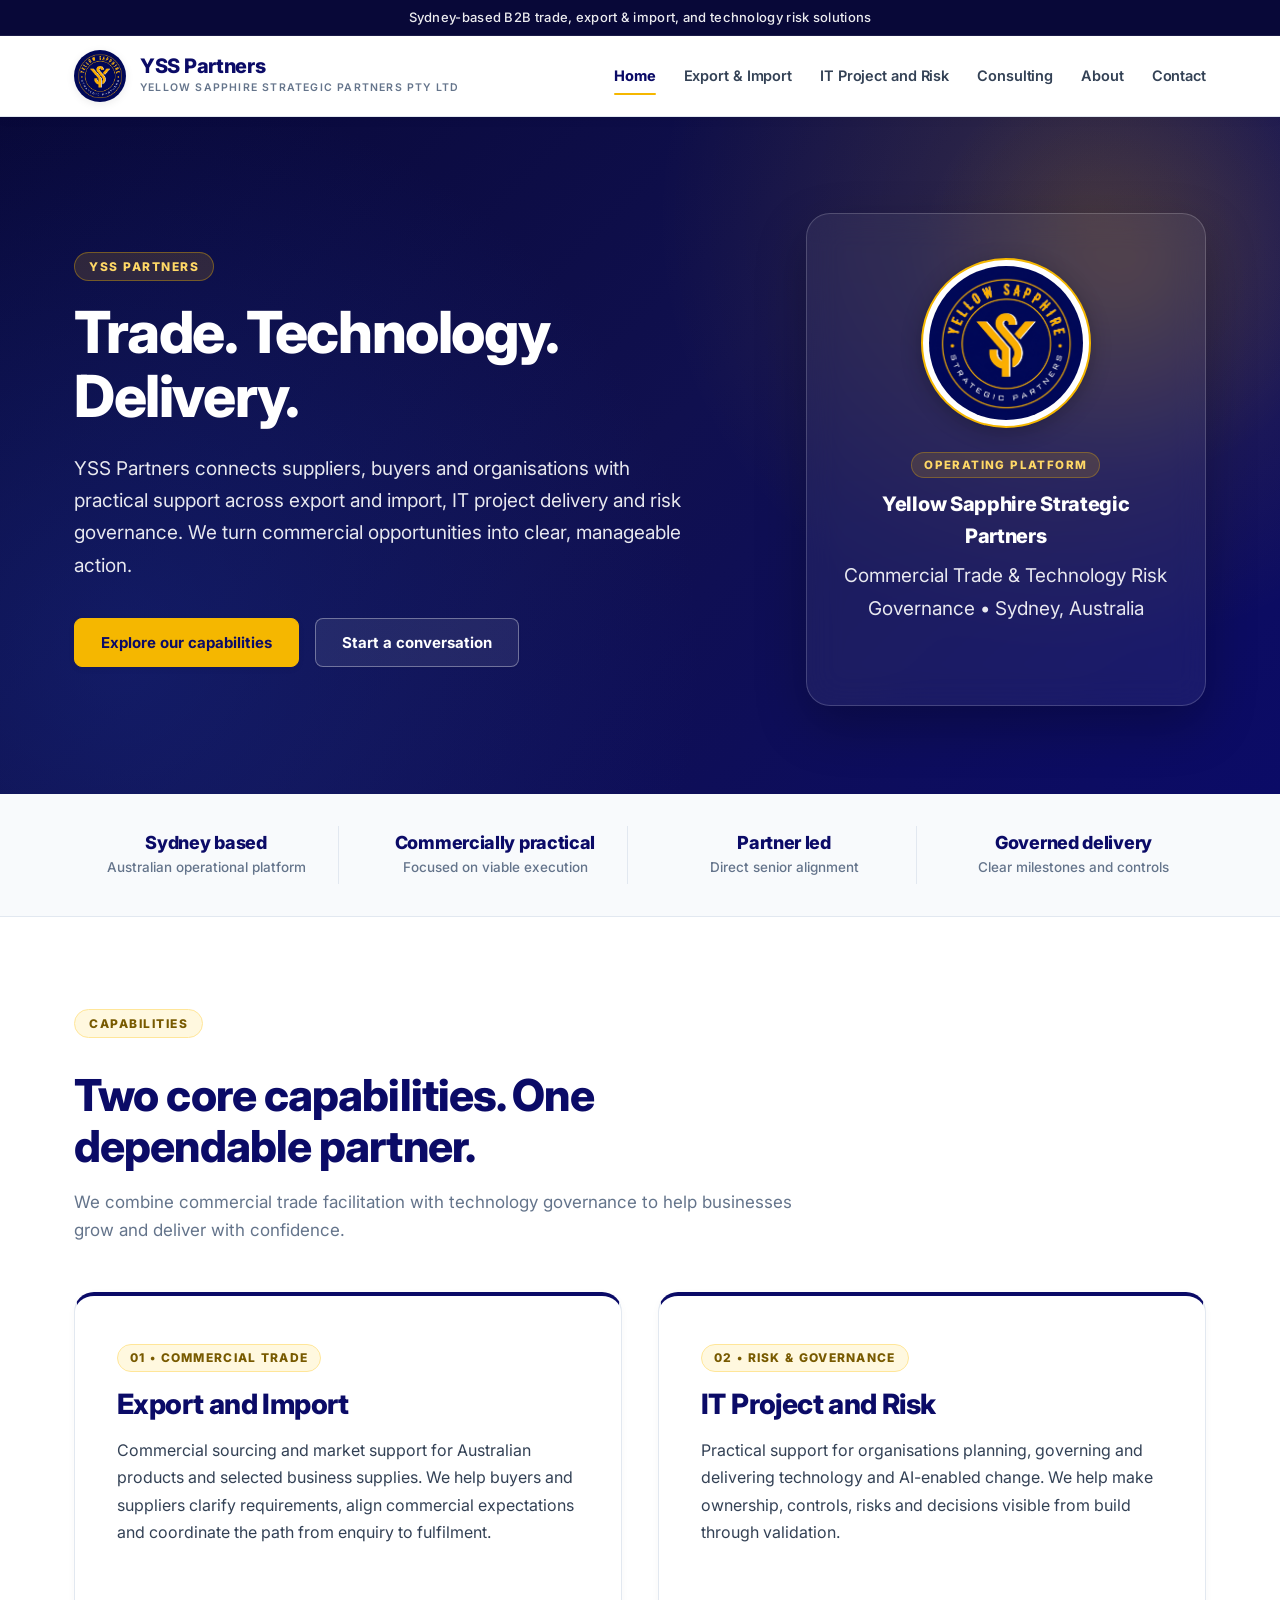
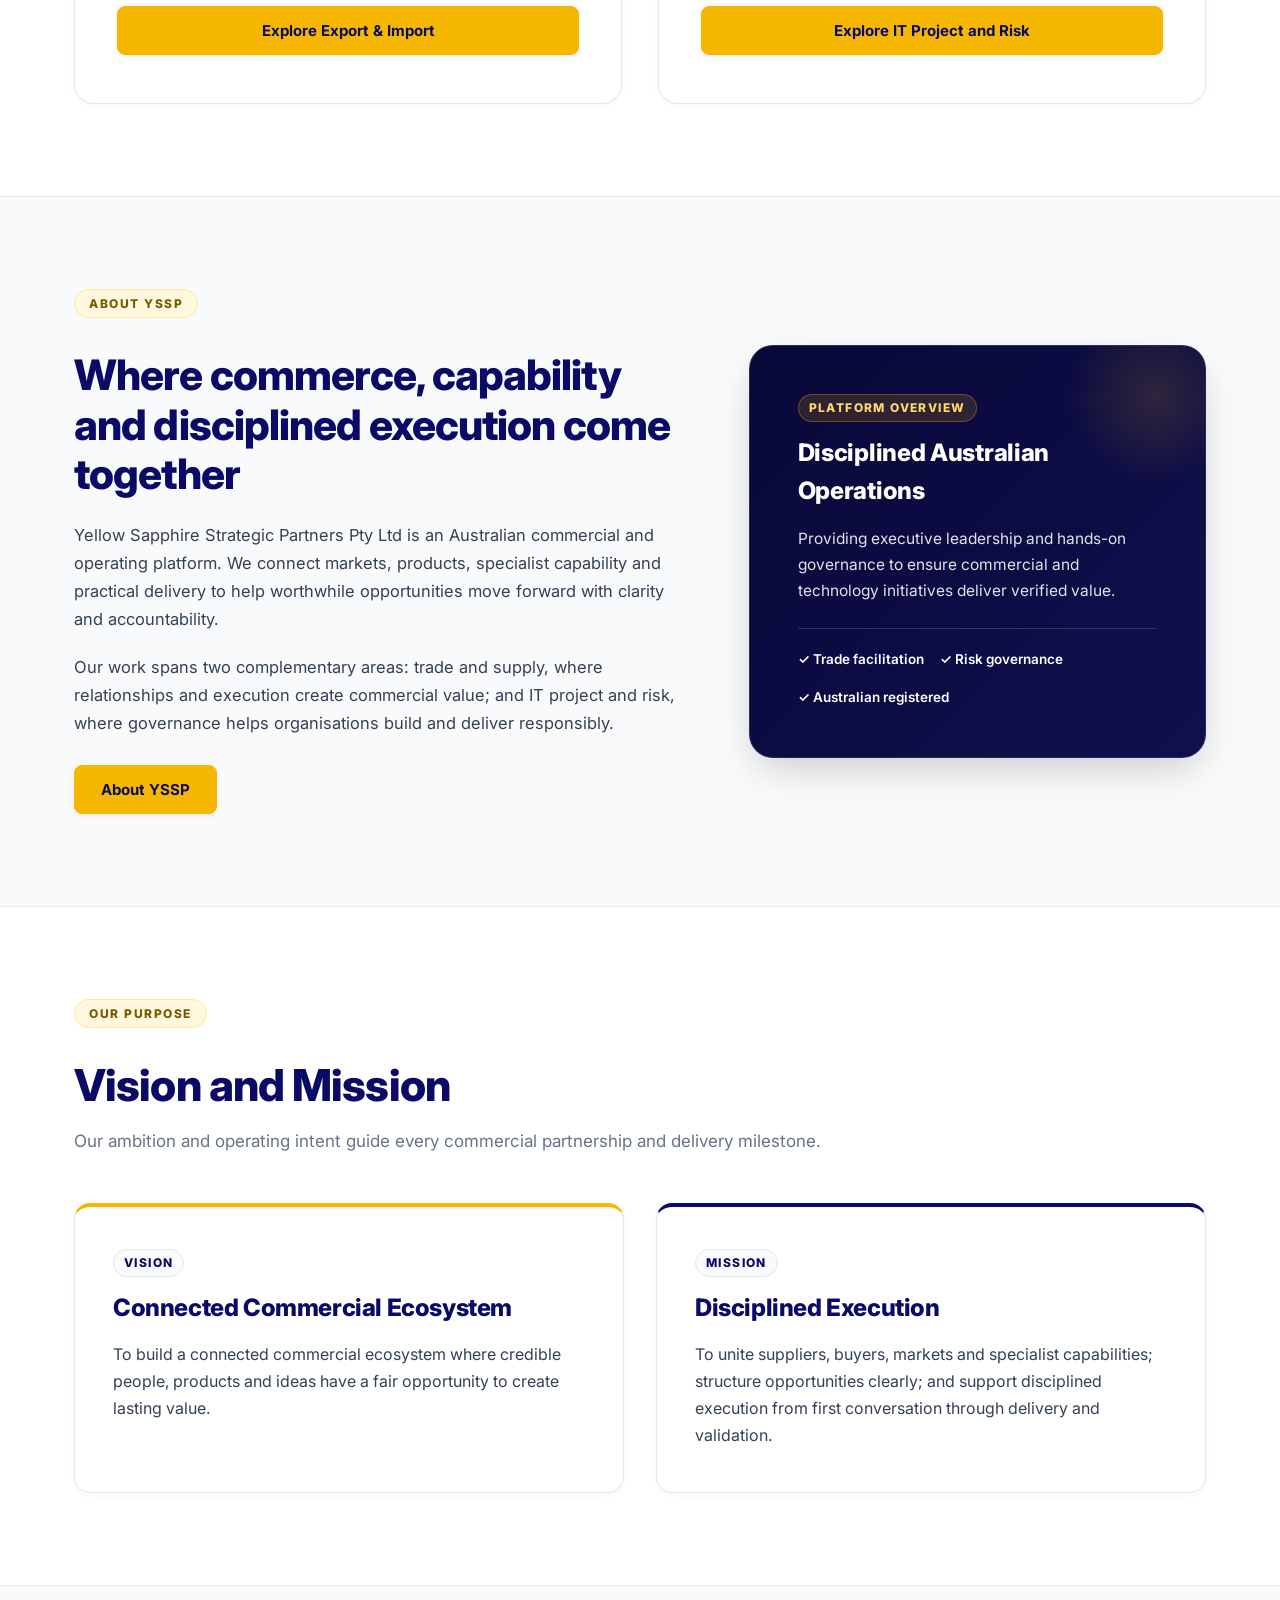
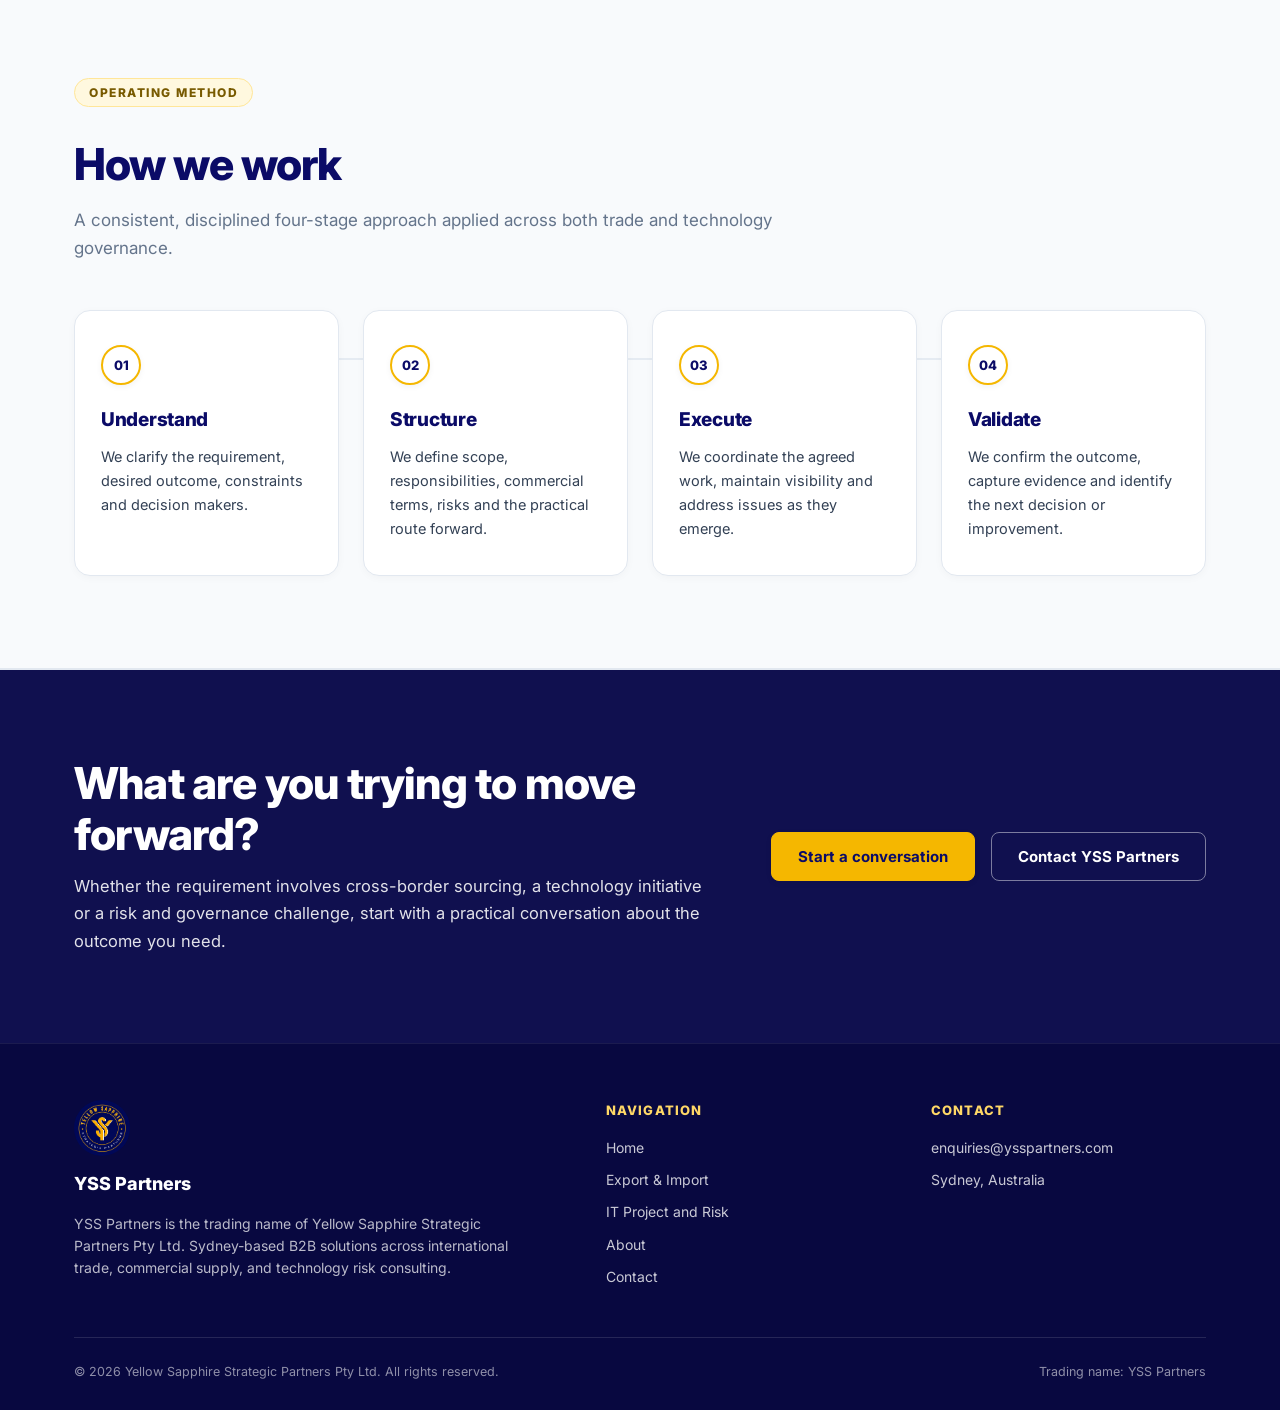
<file: index.html>
<!DOCTYPE html>
<html lang="en">
<head>
  <meta charset="UTF-8" />
  <meta name="viewport" content="width=device-width, initial-scale=1.0" />
  <title>YSS Partners | Trade. Technology. Delivery. | Sydney, Australia</title>
  <meta name="description" content="YSS Partners connects suppliers, buyers and organisations with practical support across export and import, IT project delivery and risk governance." />
  <link rel="icon" type="image/png" href="assets/images/yssp-logo.png" />
  <link rel="preconnect" href="https://fonts.googleapis.com" />
  <link rel="preconnect" href="https://fonts.gstatic.com" crossorigin />
  <link href="https://fonts.googleapis.com/css2?family=Inter:wght@400;500;600;700;800&display=swap" rel="stylesheet" />
  <link rel="stylesheet" href="assets/css/styles.css" />
</head>
<body>

  <!-- Primary Site Header (Sticky with Top Announcement Bar) -->
  <header class="site-header">
    <!-- Top Announcement Bar -->
    <div class="topbar">
      Sydney-based B2B trade, export &amp; import, and technology risk solutions
    </div>

    <div class="container nav-container">
      <a class="brand" href="index.html" aria-label="YSS Partners Home">
        <img src="assets/images/yssp-logo.png" alt="YSS Partners circular emblem" class="brand-logo" width="52" height="52" />
        <div class="brand-text">
          <span class="brand-title">YSS Partners</span>
          <span class="brand-subtitle">Yellow Sapphire Strategic Partners Pty Ltd</span>
        </div>
      </a>

      <button class="mobile-toggle" id="mobileMenuBtn" aria-label="Toggle navigation menu" aria-expanded="false" aria-controls="primaryNav">
        <span aria-hidden="true">&#9776;</span>
      </button>

      <!-- Primary Navigation (Exactly 5 Items) -->
      <nav class="primary-nav" id="primaryNav" aria-label="Main Navigation">
        <a href="index.html" class="active" aria-current="page">Home</a>
        <a href="export-import.html">Export &amp; Import</a>
        <a href="it-project-risk.html">IT Project and Risk</a>
        <a href="consulting.html">Consulting</a>
        <a href="about.html">About</a>
        <a href="contact.html">Contact</a>
      </nav>
    </div>
  </header>

  <main id="main-content">
    <!-- SECTION 01 — HERO -->
    <section class="hero-section-base" aria-labelledby="home-headline">
      <div class="container home-hero-layout">
        <div>
          <div class="eyebrow">YSS Partners</div>
          <h1 id="home-headline">Trade. Technology. Delivery.</h1>
          <p>YSS Partners connects suppliers, buyers and organisations with practical support across export and import, IT project delivery and risk governance. We turn commercial opportunities into clear, manageable action.</p>
          <div class="hero-actions">
            <a href="#capabilities" class="btn btn-primary">Explore our capabilities</a>
            <a href="contact.html" class="btn btn-secondary">Start a conversation</a>
          </div>
        </div>
        <div class="hero-emblem-card">
          <img src="assets/images/yssp-logo.png" alt="YSS Partners official circular logo" class="hero-emblem-img" width="180" height="180" />
          <span class="hero-emblem-badge">Operating Platform</span>
          <h2 class="hero-emblem-title">Yellow Sapphire Strategic Partners</h2>
          <p class="hero-emblem-sub">Commercial Trade &amp; Technology Risk Governance &bull; Sydney, Australia</p>
        </div>
      </div>
    </section>

    <!-- SECTION 02 — TRUST STRIP -->
    <section class="trust-strip" aria-label="Key Qualifications">
      <div class="container trust-grid">
        <div class="trust-item">
          <strong>Sydney based</strong>
          <span>Australian operational platform</span>
        </div>
        <div class="trust-item">
          <strong>Commercially practical</strong>
          <span>Focused on viable execution</span>
        </div>
        <div class="trust-item">
          <strong>Partner led</strong>
          <span>Direct senior alignment</span>
        </div>
        <div class="trust-item">
          <strong>Governed delivery</strong>
          <span>Clear milestones and controls</span>
        </div>
      </div>
    </section>

    <!-- SECTION 03 — TWO CORE CAPABILITIES -->
    <section class="content-section" id="capabilities" aria-labelledby="capabilities-heading">
      <div class="container">
        <div class="section-head">
          <div class="eyebrow" style="color:var(--navy);">Capabilities</div>
          <h2 id="capabilities-heading">Two core capabilities. One dependable partner.</h2>
          <p>We combine commercial trade facilitation with technology governance to help businesses grow and deliver with confidence.</p>
        </div>

        <div class="capabilities-grid">
          <!-- Capability 1: Export and Import -->
          <article class="capability-card" id="export-import" aria-labelledby="cap-trade-title">
            <div class="capability-card-header">
              <span class="capability-ghost-num" aria-hidden="true">01 &bull; Commercial Trade</span>
              <h3 id="cap-trade-title">Export and Import</h3>
              <p>Commercial sourcing and market support for Australian products and selected business supplies. We help buyers and suppliers clarify requirements, align commercial expectations and coordinate the path from enquiry to fulfilment.</p>
            </div>
            <div>
              <a href="export-import.html" class="btn btn-primary">Explore Export &amp; Import</a>
            </div>
          </article>

          <!-- Capability 2: IT Project and Risk -->
          <article class="capability-card" id="it-project-risk" aria-labelledby="cap-it-title">
            <div class="capability-card-header">
              <span class="capability-ghost-num" aria-hidden="true">02 &bull; Risk &amp; Governance</span>
              <h3 id="cap-it-title">IT Project and Risk</h3>
              <p>Practical support for organisations planning, governing and delivering technology and AI-enabled change. We help make ownership, controls, risks and decisions visible from build through validation.</p>
            </div>
            <div>
              <a href="it-project-risk.html" class="btn btn-primary">Explore IT Project and Risk</a>
            </div>
          </article>
        </div>
      </div>
    </section>

    <!-- SECTION 04 — ABOUT YSSP -->
    <section class="content-section soft-bg" id="about" aria-labelledby="about-heading">
      <div class="container">
        <div class="about-corp-layout">
          <div class="about-corp-copy">
            <div class="eyebrow" style="color:var(--navy);">About YSSP</div>
            <h2 id="about-heading">Where commerce, capability and disciplined execution come together</h2>
            <p>Yellow Sapphire Strategic Partners Pty Ltd is an Australian commercial and operating platform. We connect markets, products, specialist capability and practical delivery to help worthwhile opportunities move forward with clarity and accountability.</p>
            <p>Our work spans two complementary areas: trade and supply, where relationships and execution create commercial value; and IT project and risk, where governance helps organisations build and deliver responsibly.</p>
            <div style="margin-top:28px;">
              <a href="about.html" class="btn btn-primary" style="display:inline-block; width:auto;">About YSSP</a>
            </div>
          </div>
          <div class="about-corp-card">
            <span class="about-corp-badge">Platform Overview</span>
            <h3>Disciplined Australian Operations</h3>
            <p>Providing executive leadership and hands-on governance to ensure commercial and technology initiatives deliver verified value.</p>
            <div class="about-corp-meta">
              <span>&#10003; Trade facilitation</span>
              <span>&#10003; Risk governance</span>
              <span>&#10003; Australian registered</span>
            </div>
          </div>
        </div>
      </div>
    </section>

    <!-- SECTION 05 — VISION AND MISSION -->
    <section class="content-section" aria-labelledby="vm-heading">
      <div class="container">
        <div class="section-head">
          <div class="eyebrow" style="color:var(--navy);">Our Purpose</div>
          <h2 id="vm-heading">Vision and Mission</h2>
          <p>Our ambition and operating intent guide every commercial partnership and delivery milestone.</p>
        </div>
        <div class="vision-mission-grid">
          <div class="vm-box vision-box">
            <span class="vm-label">Vision</span>
            <h3>Connected Commercial Ecosystem</h3>
            <p>To build a connected commercial ecosystem where credible people, products and ideas have a fair opportunity to create lasting value.</p>
          </div>
          <div class="vm-box mission-box">
            <span class="vm-label">Mission</span>
            <h3>Disciplined Execution</h3>
            <p>To unite suppliers, buyers, markets and specialist capabilities; structure opportunities clearly; and support disciplined execution from first conversation through delivery and validation.</p>
          </div>
        </div>
      </div>
    </section>

    <!-- SECTION 06 — HOW WE WORK -->
    <section class="content-section soft-bg" id="methodology" aria-labelledby="how-we-work-heading">
      <div class="container">
        <div class="section-head">
          <div class="eyebrow" style="color:var(--navy);">Operating Method</div>
          <h2 id="how-we-work-heading">How we work</h2>
          <p>A consistent, disciplined four-stage approach applied across both trade and technology governance.</p>
        </div>
        <div class="steps-grid">
          <div class="step-card">
            <div class="step-badge" aria-hidden="true">01</div>
            <h3>Understand</h3>
            <p>We clarify the requirement, desired outcome, constraints and decision makers.</p>
          </div>
          <div class="step-card">
            <div class="step-badge" aria-hidden="true">02</div>
            <h3>Structure</h3>
            <p>We define scope, responsibilities, commercial terms, risks and the practical route forward.</p>
          </div>
          <div class="step-card">
            <div class="step-badge" aria-hidden="true">03</div>
            <h3>Execute</h3>
            <p>We coordinate the agreed work, maintain visibility and address issues as they emerge.</p>
          </div>
          <div class="step-card">
            <div class="step-badge" aria-hidden="true">04</div>
            <h3>Validate</h3>
            <p>We confirm the outcome, capture evidence and identify the next decision or improvement.</p>
          </div>
        </div>
      </div>
    </section>

    <!-- SECTION 07 — CLOSING CALL TO ACTION -->
    <section class="cta-banner" aria-labelledby="cta-heading">
      <div class="container cta-flex">
        <div class="cta-copy">
          <h2 id="cta-heading">What are you trying to move forward?</h2>
          <p>Whether the requirement involves cross-border sourcing, a technology initiative or a risk and governance challenge, start with a practical conversation about the outcome you need.</p>
        </div>
        <div class="cta-buttons">
          <a href="contact.html" class="btn btn-primary">Start a conversation</a>
          <a href="contact.html?enquiry=general" class="btn btn-secondary">Contact YSS Partners</a>
        </div>
      </div>
    </section>
  </main>

  <!-- Site Footer -->
  <footer class="site-footer">
    <div class="container">
      <div class="footer-grid">
        <div class="footer-brand">
          <img src="assets/images/yssp-logo.png" alt="YSS Partners emblem" class="footer-logo" width="56" height="56" />
          <h3>YSS Partners</h3>
          <p>YSS Partners is the trading name of Yellow Sapphire Strategic Partners Pty Ltd. Sydney-based B2B solutions across international trade, commercial supply, and technology risk consulting.</p>
        </div>

        <div class="footer-col">
          <h4>Navigation</h4>
          <nav aria-label="Footer Navigation">
            <a href="index.html">Home</a>
            <a href="export-import.html">Export &amp; Import</a>
            <a href="it-project-risk.html">IT Project and Risk</a>
            <a href="about.html">About</a>
            <a href="contact.html">Contact</a>
          </nav>
        </div>

        <div class="footer-col">
          <h4>Contact</h4>
          <nav aria-label="Contact Information">
            <a href="mailto:enquiries@ysspartners.com">enquiries@ysspartners.com</a>
            <span>Sydney, Australia</span>
          </nav>
        </div>
      </div>

      <div class="footer-bottom">
        <span>&copy; 2026 Yellow Sapphire Strategic Partners Pty Ltd. All rights reserved.</span>
        <span>Trading name: YSS Partners</span>
      </div>
    </div>
  </footer>

  <script>
    // Keep page content perfectly positioned below fixed header
    function syncHeaderHeight() {
      const header = document.querySelector('header.site-header');
      if (header) {
        document.documentElement.style.setProperty('--header-height', header.offsetHeight + 'px');
      }
    }
    syncHeaderHeight();
    window.addEventListener('resize', syncHeaderHeight);
    window.addEventListener('orientationchange', syncHeaderHeight);

    const mobileBtn = document.getElementById('mobileMenuBtn');
    const primaryNav = document.getElementById('primaryNav');
    if (mobileBtn && primaryNav) {
      mobileBtn.addEventListener('click', function (e) {
        e.stopPropagation();
        const isOpen = primaryNav.classList.toggle('is-open');
        mobileBtn.setAttribute('aria-expanded', isOpen ? 'true' : 'false');
      });

      // Close menu when clicking any nav link
      primaryNav.querySelectorAll('a').forEach(function (link) {
        link.addEventListener('click', function () {
          primaryNav.classList.remove('is-open');
          mobileBtn.setAttribute('aria-expanded', 'false');
        });
      });

      // Close menu when clicking outside
      document.addEventListener('click', function (e) {
        if (!primaryNav.contains(e.target) && !mobileBtn.contains(e.target)) {
          primaryNav.classList.remove('is-open');
          mobileBtn.setAttribute('aria-expanded', 'false');
        }
      });

      // Close menu on Escape key
      document.addEventListener('keydown', function (e) {
        if (e.key === 'Escape' && primaryNav.classList.contains('is-open')) {
          primaryNav.classList.remove('is-open');
          mobileBtn.setAttribute('aria-expanded', 'false');
          mobileBtn.focus();
        }
      });
    }
  </script>
</body>
</html>
</file>
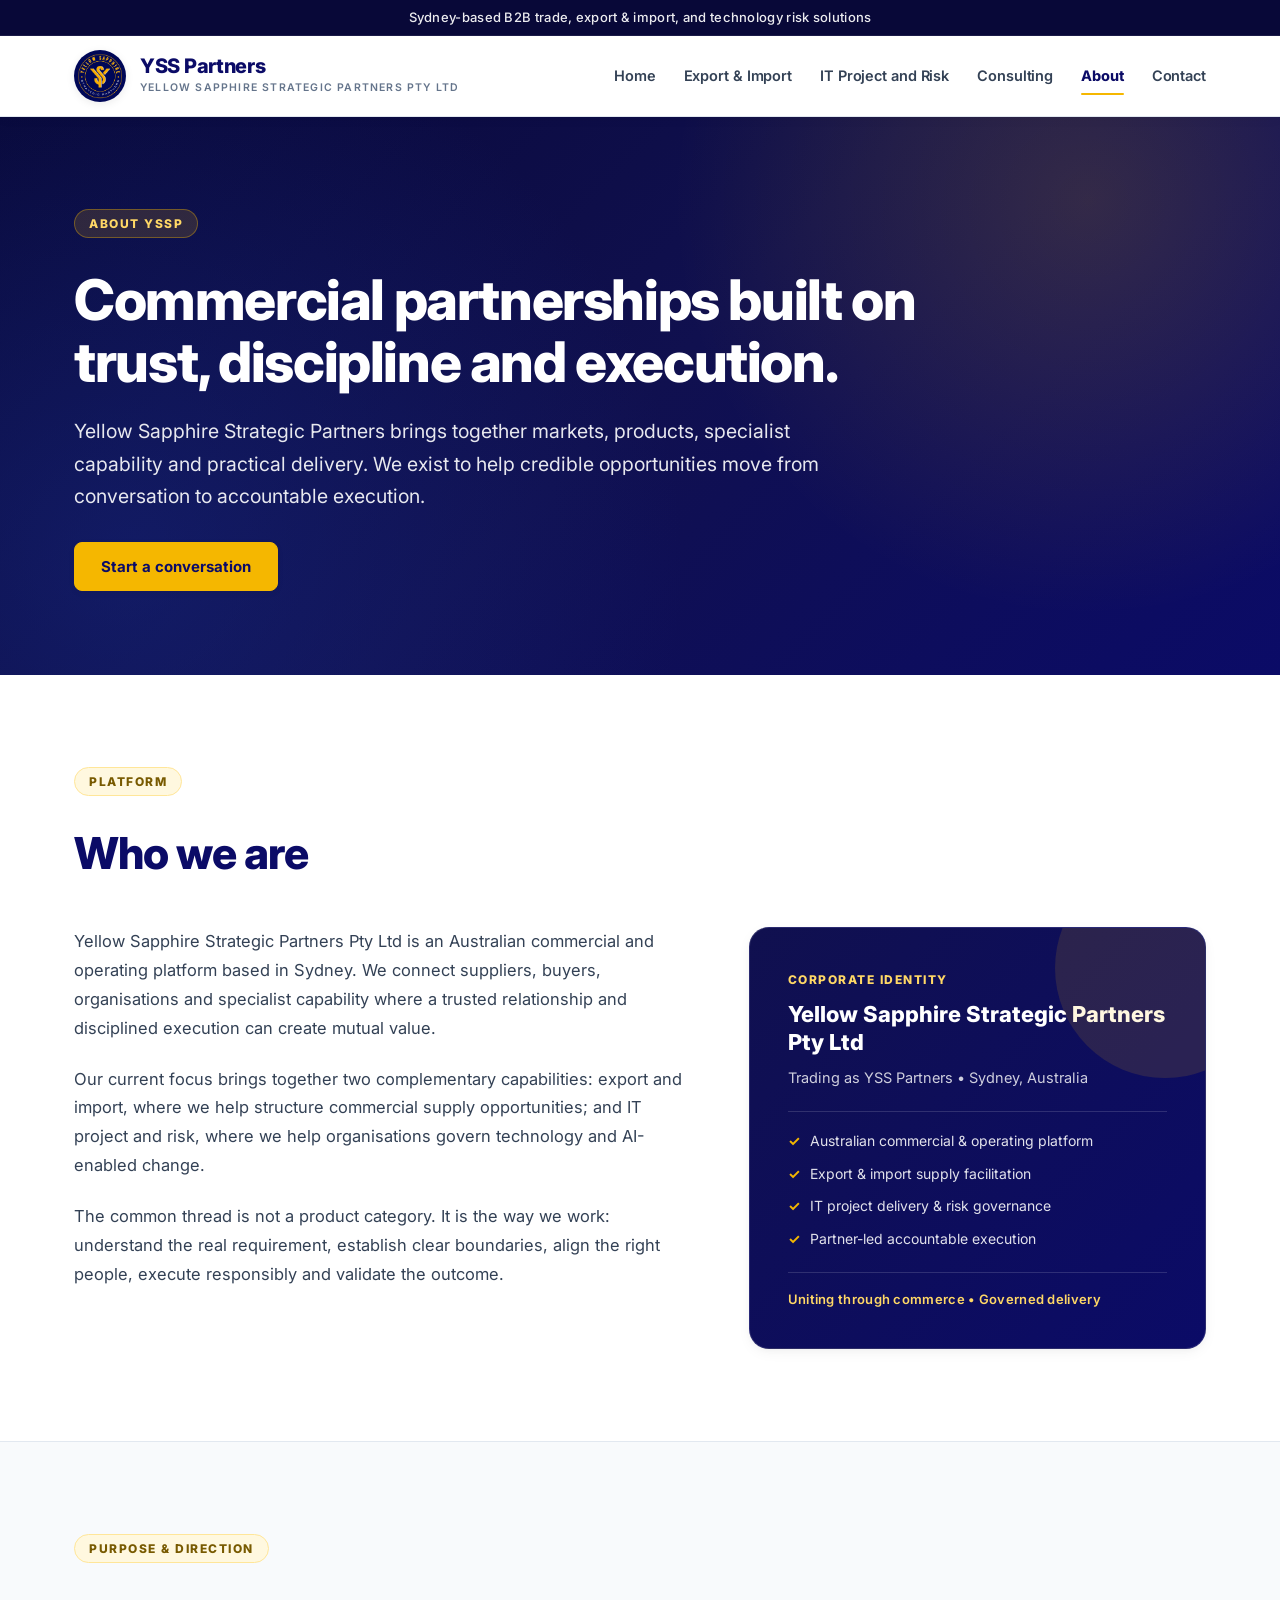
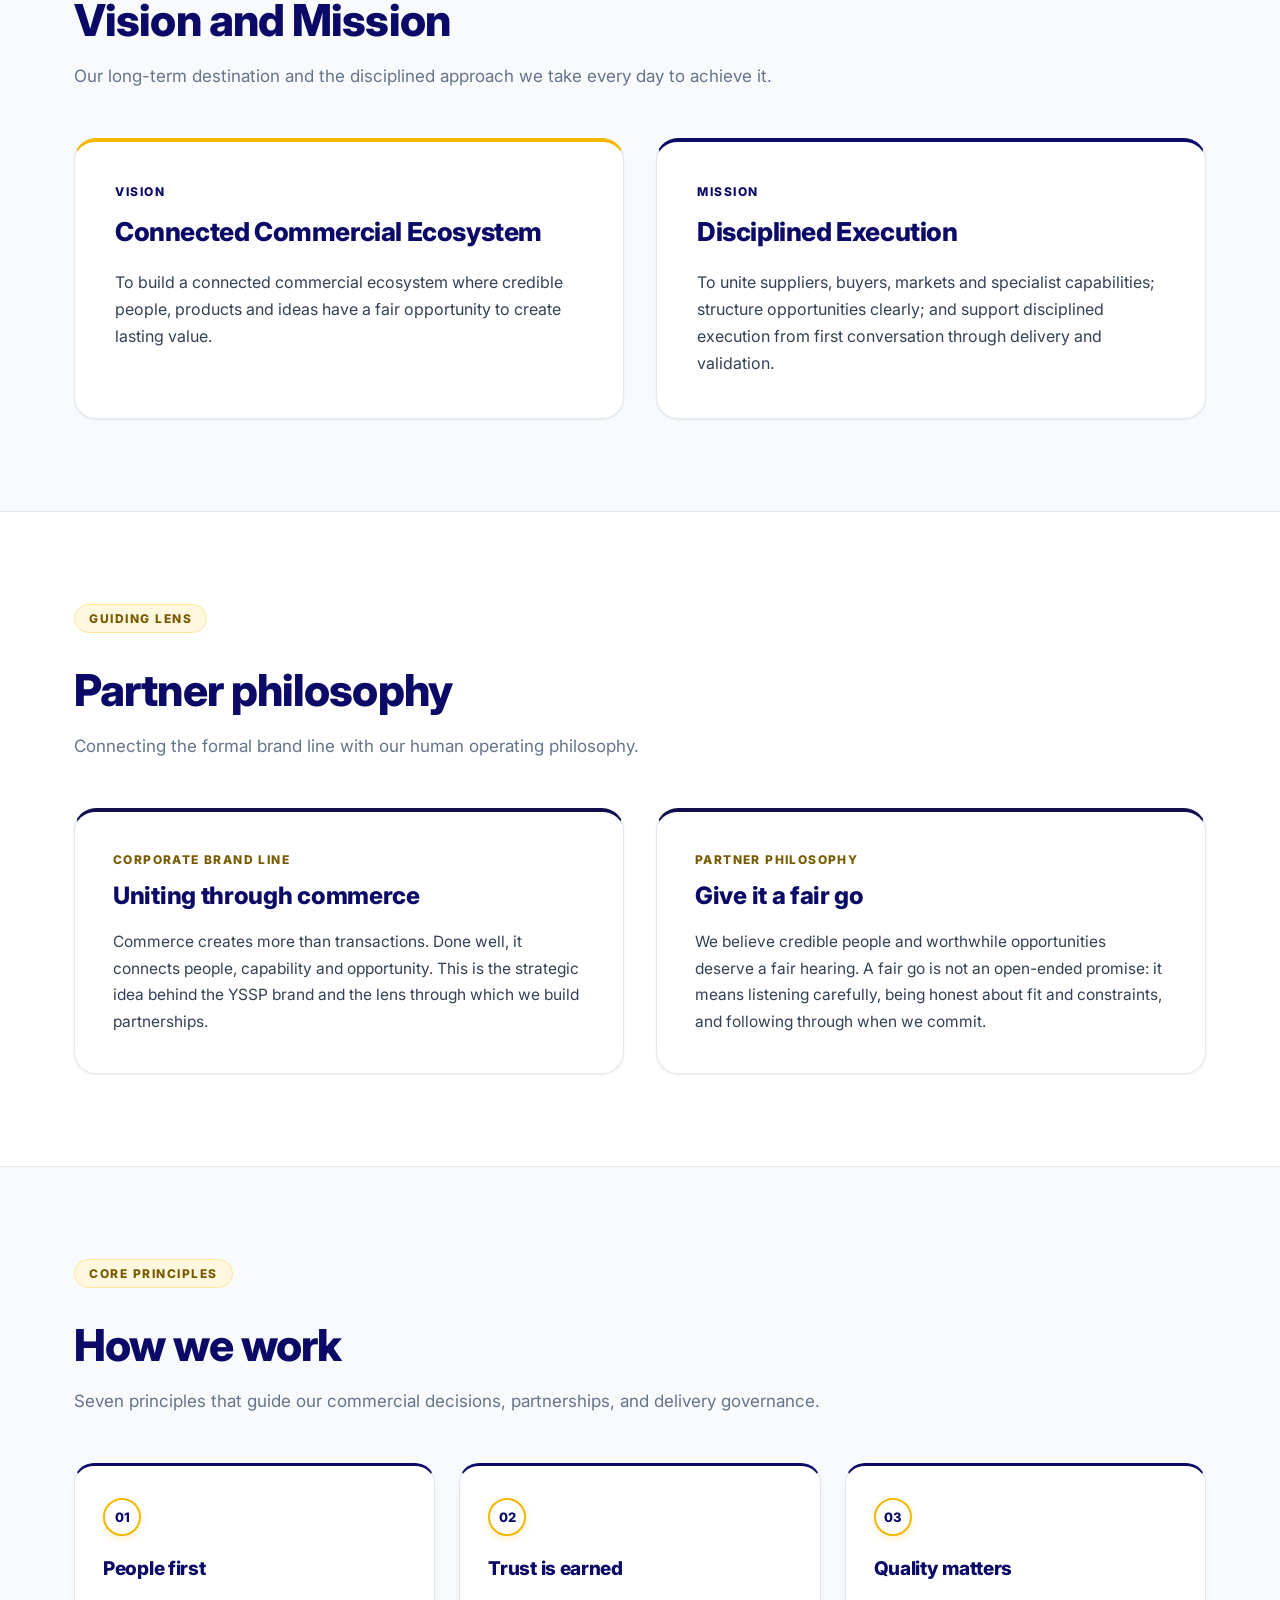
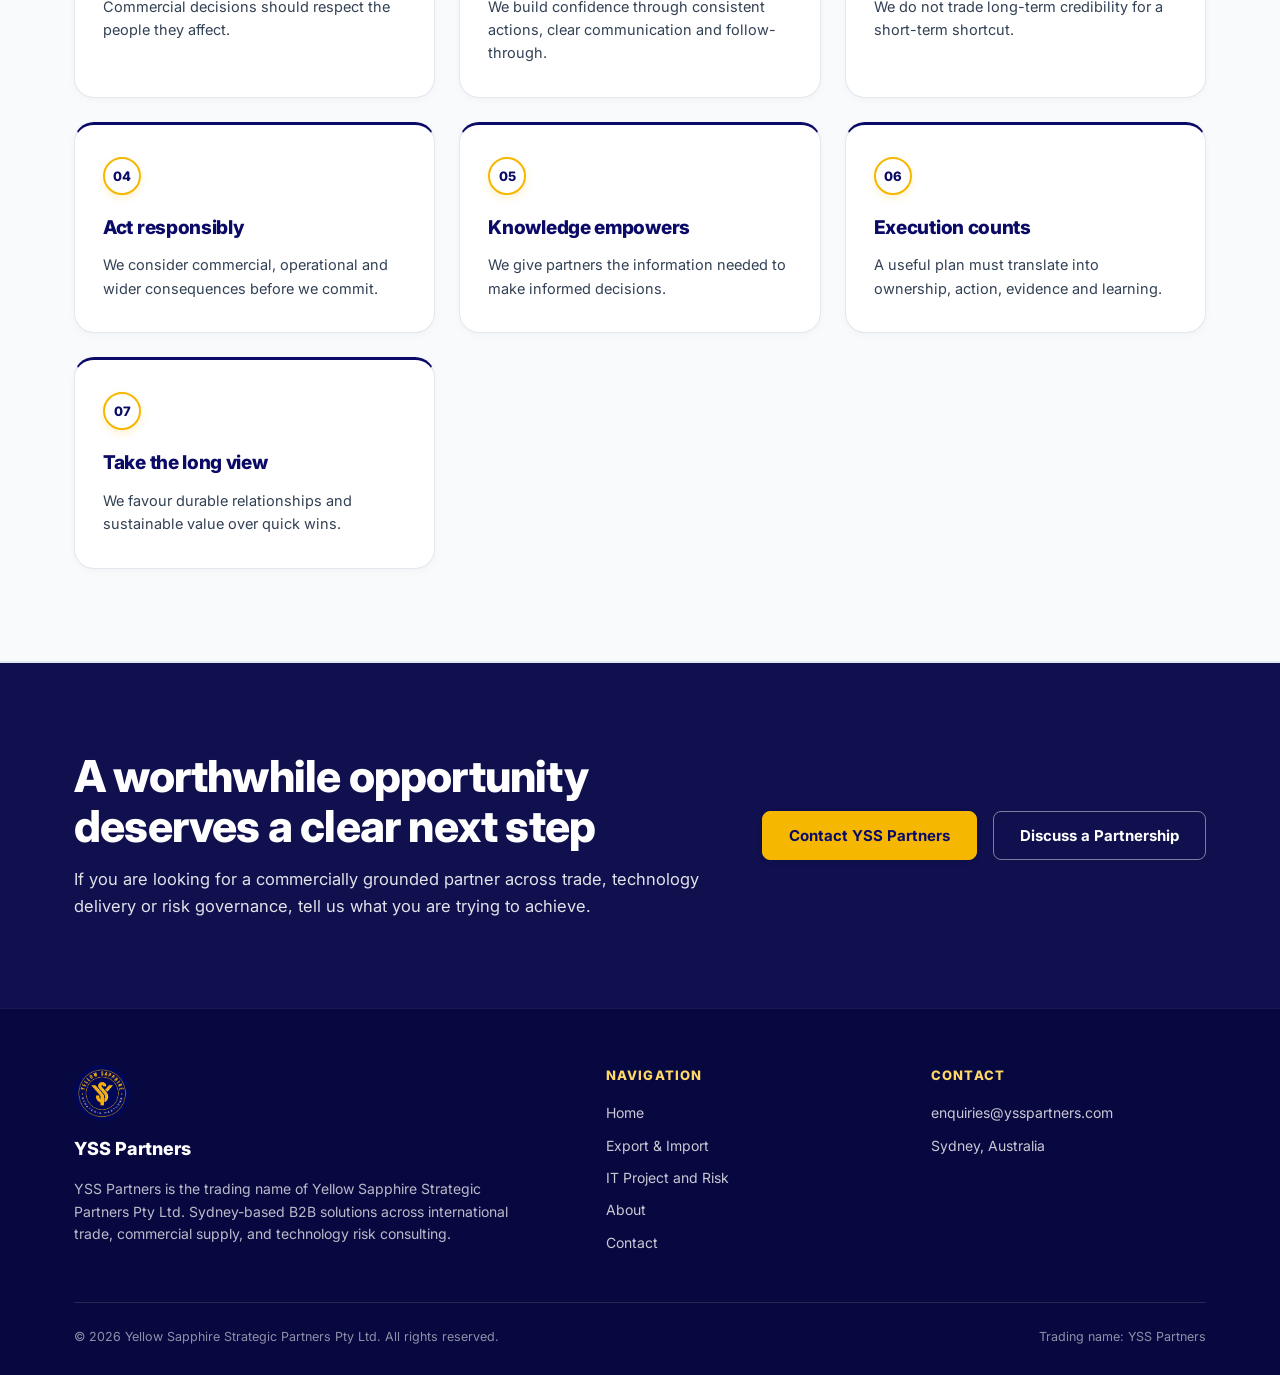
<file: about.html>
<!DOCTYPE html>
<html lang="en">
<head>
  <meta charset="UTF-8" />
  <meta name="viewport" content="width=device-width, initial-scale=1.0" />
  <title>About YSS Partners | Commercial Partnerships Built on Trust, Discipline and Execution</title>
  <meta name="description" content="Yellow Sapphire Strategic Partners (YSSP) brings together markets, products, specialist capability and practical delivery across trade and technology governance." />
  <link rel="icon" type="image/png" href="assets/images/yssp-logo.png" />
  <link rel="preconnect" href="https://fonts.googleapis.com" />
  <link rel="preconnect" href="https://fonts.gstatic.com" crossorigin />
  <link href="https://fonts.googleapis.com/css2?family=Inter:wght@400;500;600;700;800&display=swap" rel="stylesheet" />
  <link rel="stylesheet" href="assets/css/styles.css" />
</head>
<body>

  <!-- Primary Site Header (Sticky with Top Announcement Bar) -->
  <header class="site-header">
    <!-- Top Announcement Bar -->
    <div class="topbar">
      Sydney-based B2B trade, export &amp; import, and technology risk solutions
    </div>

    <div class="container nav-container">
      <a class="brand" href="index.html" aria-label="YSS Partners Home">
        <img src="assets/images/yssp-logo.png" alt="YSS Partners circular emblem" class="brand-logo" width="52" height="52" />
        <div class="brand-text">
          <span class="brand-title">YSS Partners</span>
          <span class="brand-subtitle">Yellow Sapphire Strategic Partners Pty Ltd</span>
        </div>
      </a>

      <button class="mobile-toggle" id="mobileMenuBtn" aria-label="Toggle navigation menu" aria-expanded="false" aria-controls="primaryNav">
        <span aria-hidden="true">&#9776;</span>
      </button>

      <!-- Primary Navigation (Exactly 5 Items) -->
      <nav class="primary-nav" id="primaryNav" aria-label="Main Navigation">
        <a href="index.html">Home</a>
        <a href="export-import.html">Export &amp; Import</a>
        <a href="it-project-risk.html">IT Project and Risk</a>
        <a href="consulting.html">Consulting</a>
        <a href="about.html" class="active" aria-current="page">About</a>
        <a href="contact.html">Contact</a>
      </nav>
    </div>
  </header>

  <main id="main-content">
    <!-- SECTION 01 — HERO -->
    <section class="about-hero" aria-labelledby="about-hero-headline">
      <div class="container">
        <div class="eyebrow">About YSSP</div>
        <h1 id="about-hero-headline">Commercial partnerships built on trust, discipline and execution.</h1>
        <p>Yellow Sapphire Strategic Partners brings together markets, products, specialist capability and practical delivery. We exist to help credible opportunities move from conversation to accountable execution.</p>
        <div class="hero-actions">
          <a href="contact.html" class="btn btn-primary">Start a conversation</a>
        </div>
      </div>
    </section>

    <!-- SECTION 02 — WHO WE ARE -->
    <section class="content-section" aria-labelledby="who-we-are-heading">
      <div class="container">
        <div class="section-head">
          <div class="eyebrow" style="color:var(--navy);">Platform</div>
          <h2 id="who-we-are-heading">Who we are</h2>
        </div>

        <div class="who-we-are-layout">
          <div class="who-we-are-text">
            <p>Yellow Sapphire Strategic Partners Pty Ltd is an Australian commercial and operating platform based in Sydney. We connect suppliers, buyers, organisations and specialist capability where a trusted relationship and disciplined execution can create mutual value.</p>
            <p>Our current focus brings together two complementary capabilities: export and import, where we help structure commercial supply opportunities; and IT project and risk, where we help organisations govern technology and AI-enabled change.</p>
            <p>The common thread is not a product category. It is the way we work: understand the real requirement, establish clear boundaries, align the right people, execute responsibly and validate the outcome.</p>
          </div>

          <aside class="corporate-card" aria-label="Corporate Details">
            <span class="corporate-card-badge">Corporate Identity</span>
            <h3>Yellow Sapphire Strategic Partners Pty Ltd</h3>
            <p class="corporate-card-subtitle">Trading as YSS Partners &bull; Sydney, Australia</p>
            <ul class="corporate-card-list">
              <li><span>&#10003;</span> Australian commercial &amp; operating platform</li>
              <li><span>&#10003;</span> Export &amp; import supply facilitation</li>
              <li><span>&#10003;</span> IT project delivery &amp; risk governance</li>
              <li><span>&#10003;</span> Partner-led accountable execution</li>
            </ul>
            <div class="corporate-card-footer">
              Uniting through commerce &bull; Governed delivery
            </div>
          </aside>
        </div>
      </div>
    </section>

    <!-- SECTION 03 & 04 — VISION AND MISSION -->
    <section class="content-section soft-bg" aria-labelledby="vm-heading">
      <div class="container">
        <div class="section-head">
          <div class="eyebrow" style="color:var(--navy);">Purpose &amp; Direction</div>
          <h2 id="vm-heading">Vision and Mission</h2>
          <p>Our long-term destination and the disciplined approach we take every day to achieve it.</p>
        </div>

        <div class="about-vm-grid">
          <!-- Vision -->
          <article class="about-vm-card vision" aria-labelledby="vision-title">
            <span class="about-vm-badge">Vision</span>
            <h3 id="vision-title">Connected Commercial Ecosystem</h3>
            <p>To build a connected commercial ecosystem where credible people, products and ideas have a fair opportunity to create lasting value.</p>
          </article>

          <!-- Mission -->
          <article class="about-vm-card mission" aria-labelledby="mission-title">
            <span class="about-vm-badge">Mission</span>
            <h3 id="mission-title">Disciplined Execution</h3>
            <p>To unite suppliers, buyers, markets and specialist capabilities; structure opportunities clearly; and support disciplined execution from first conversation through delivery and validation.</p>
          </article>
        </div>
      </div>
    </section>

    <!-- SECTION 05 — PARTNER PHILOSOPHY -->
    <section class="content-section" aria-labelledby="philosophy-heading">
      <div class="container">
        <div class="section-head">
          <div class="eyebrow" style="color:var(--navy);">Guiding Lens</div>
          <h2 id="philosophy-heading">Partner philosophy</h2>
          <p>Connecting the formal brand line with our human operating philosophy.</p>
        </div>

        <div class="philosophy-grid">
          <!-- Philosophy 1: Corporate Brand Line -->
          <article class="philosophy-card" aria-labelledby="philosophy-trade-title">
            <span class="philosophy-tag">Corporate Brand Line</span>
            <h3 id="philosophy-trade-title">Uniting through commerce</h3>
            <p>Commerce creates more than transactions. Done well, it connects people, capability and opportunity. This is the strategic idea behind the YSSP brand and the lens through which we build partnerships.</p>
          </article>

          <!-- Philosophy 2: Partner Philosophy -->
          <article class="philosophy-card" aria-labelledby="philosophy-go-title">
            <span class="philosophy-tag">Partner Philosophy</span>
            <h3 id="philosophy-go-title">Give it a fair go</h3>
            <p>We believe credible people and worthwhile opportunities deserve a fair hearing. A fair go is not an open-ended promise: it means listening carefully, being honest about fit and constraints, and following through when we commit.</p>
          </article>
        </div>
      </div>
    </section>

    <!-- SECTION 06 — HOW WE WORK (SEVEN CORE PRINCIPLES) -->
    <section class="content-section soft-bg" id="principles" aria-labelledby="principles-heading">
      <div class="container">
        <div class="section-head">
          <div class="eyebrow" style="color:var(--navy);">Core Principles</div>
          <h2 id="principles-heading">How we work</h2>
          <p>Seven principles that guide our commercial decisions, partnerships, and delivery governance.</p>
        </div>

        <div class="principles-grid-7">
          <article class="principle-box">
            <div class="principle-number" aria-hidden="true">01</div>
            <h3>People first</h3>
            <p>Commercial decisions should respect the people they affect.</p>
          </article>

          <article class="principle-box">
            <div class="principle-number" aria-hidden="true">02</div>
            <h3>Trust is earned</h3>
            <p>We build confidence through consistent actions, clear communication and follow-through.</p>
          </article>

          <article class="principle-box">
            <div class="principle-number" aria-hidden="true">03</div>
            <h3>Quality matters</h3>
            <p>We do not trade long-term credibility for a short-term shortcut.</p>
          </article>

          <article class="principle-box">
            <div class="principle-number" aria-hidden="true">04</div>
            <h3>Act responsibly</h3>
            <p>We consider commercial, operational and wider consequences before we commit.</p>
          </article>

          <article class="principle-box">
            <div class="principle-number" aria-hidden="true">05</div>
            <h3>Knowledge empowers</h3>
            <p>We give partners the information needed to make informed decisions.</p>
          </article>

          <article class="principle-box">
            <div class="principle-number" aria-hidden="true">06</div>
            <h3>Execution counts</h3>
            <p>A useful plan must translate into ownership, action, evidence and learning.</p>
          </article>

          <article class="principle-box">
            <div class="principle-number" aria-hidden="true">07</div>
            <h3>Take the long view</h3>
            <p>We favour durable relationships and sustainable value over quick wins.</p>
          </article>
        </div>
      </div>
    </section>

    <!-- SECTION 07 — CLOSING CALL TO ACTION -->
    <section class="cta-banner" aria-labelledby="about-cta-heading">
      <div class="container cta-flex">
        <div class="cta-copy">
          <h2 id="about-cta-heading">A worthwhile opportunity deserves a clear next step</h2>
          <p>If you are looking for a commercially grounded partner across trade, technology delivery or risk governance, tell us what you are trying to achieve.</p>
        </div>
        <div class="cta-buttons">
          <a href="contact.html" class="btn btn-primary">Contact YSS Partners</a>
          <a href="contact.html?enquiry=partnership" class="btn btn-secondary">Discuss a Partnership</a>
        </div>
      </div>
    </section>
  </main>

  <!-- Site Footer -->
  <footer class="site-footer">
    <div class="container">
      <div class="footer-grid">
        <div class="footer-brand">
          <img src="assets/images/yssp-logo.png" alt="YSS Partners emblem" class="footer-logo" width="56" height="56" />
          <h3>YSS Partners</h3>
          <p>YSS Partners is the trading name of Yellow Sapphire Strategic Partners Pty Ltd. Sydney-based B2B solutions across international trade, commercial supply, and technology risk consulting.</p>
        </div>

        <div class="footer-col">
          <h4>Navigation</h4>
          <nav aria-label="Footer Navigation">
            <a href="index.html">Home</a>
            <a href="export-import.html">Export &amp; Import</a>
            <a href="it-project-risk.html">IT Project and Risk</a>
            <a href="about.html">About</a>
            <a href="contact.html">Contact</a>
          </nav>
        </div>

        <div class="footer-col">
          <h4>Contact</h4>
          <nav aria-label="Contact Information">
            <a href="mailto:enquiries@ysspartners.com">enquiries@ysspartners.com</a>
            <span>Sydney, Australia</span>
          </nav>
        </div>
      </div>

      <div class="footer-bottom">
        <span>&copy; 2026 Yellow Sapphire Strategic Partners Pty Ltd. All rights reserved.</span>
        <span>Trading name: YSS Partners</span>
      </div>
    </div>
  </footer>

  <script>
    // Keep page content perfectly positioned below fixed header
    function syncHeaderHeight() {
      const header = document.querySelector('header.site-header');
      if (header) {
        document.documentElement.style.setProperty('--header-height', header.offsetHeight + 'px');
      }
    }
    syncHeaderHeight();
    window.addEventListener('resize', syncHeaderHeight);
    window.addEventListener('orientationchange', syncHeaderHeight);

    const mobileBtn = document.getElementById('mobileMenuBtn');
    const primaryNav = document.getElementById('primaryNav');
    if (mobileBtn && primaryNav) {
      mobileBtn.addEventListener('click', function (e) {
        e.stopPropagation();
        const isOpen = primaryNav.classList.toggle('is-open');
        mobileBtn.setAttribute('aria-expanded', isOpen ? 'true' : 'false');
      });

      // Close menu when clicking any nav link
      primaryNav.querySelectorAll('a').forEach(function (link) {
        link.addEventListener('click', function () {
          primaryNav.classList.remove('is-open');
          mobileBtn.setAttribute('aria-expanded', 'false');
        });
      });

      // Close menu when clicking outside
      document.addEventListener('click', function (e) {
        if (!primaryNav.contains(e.target) && !mobileBtn.contains(e.target)) {
          primaryNav.classList.remove('is-open');
          mobileBtn.setAttribute('aria-expanded', 'false');
        }
      });

      // Close menu on Escape key
      document.addEventListener('keydown', function (e) {
        if (e.key === 'Escape' && primaryNav.classList.contains('is-open')) {
          primaryNav.classList.remove('is-open');
          mobileBtn.setAttribute('aria-expanded', 'false');
          mobileBtn.focus();
        }
      });
    }
  </script>
</body>
</html>
</file>
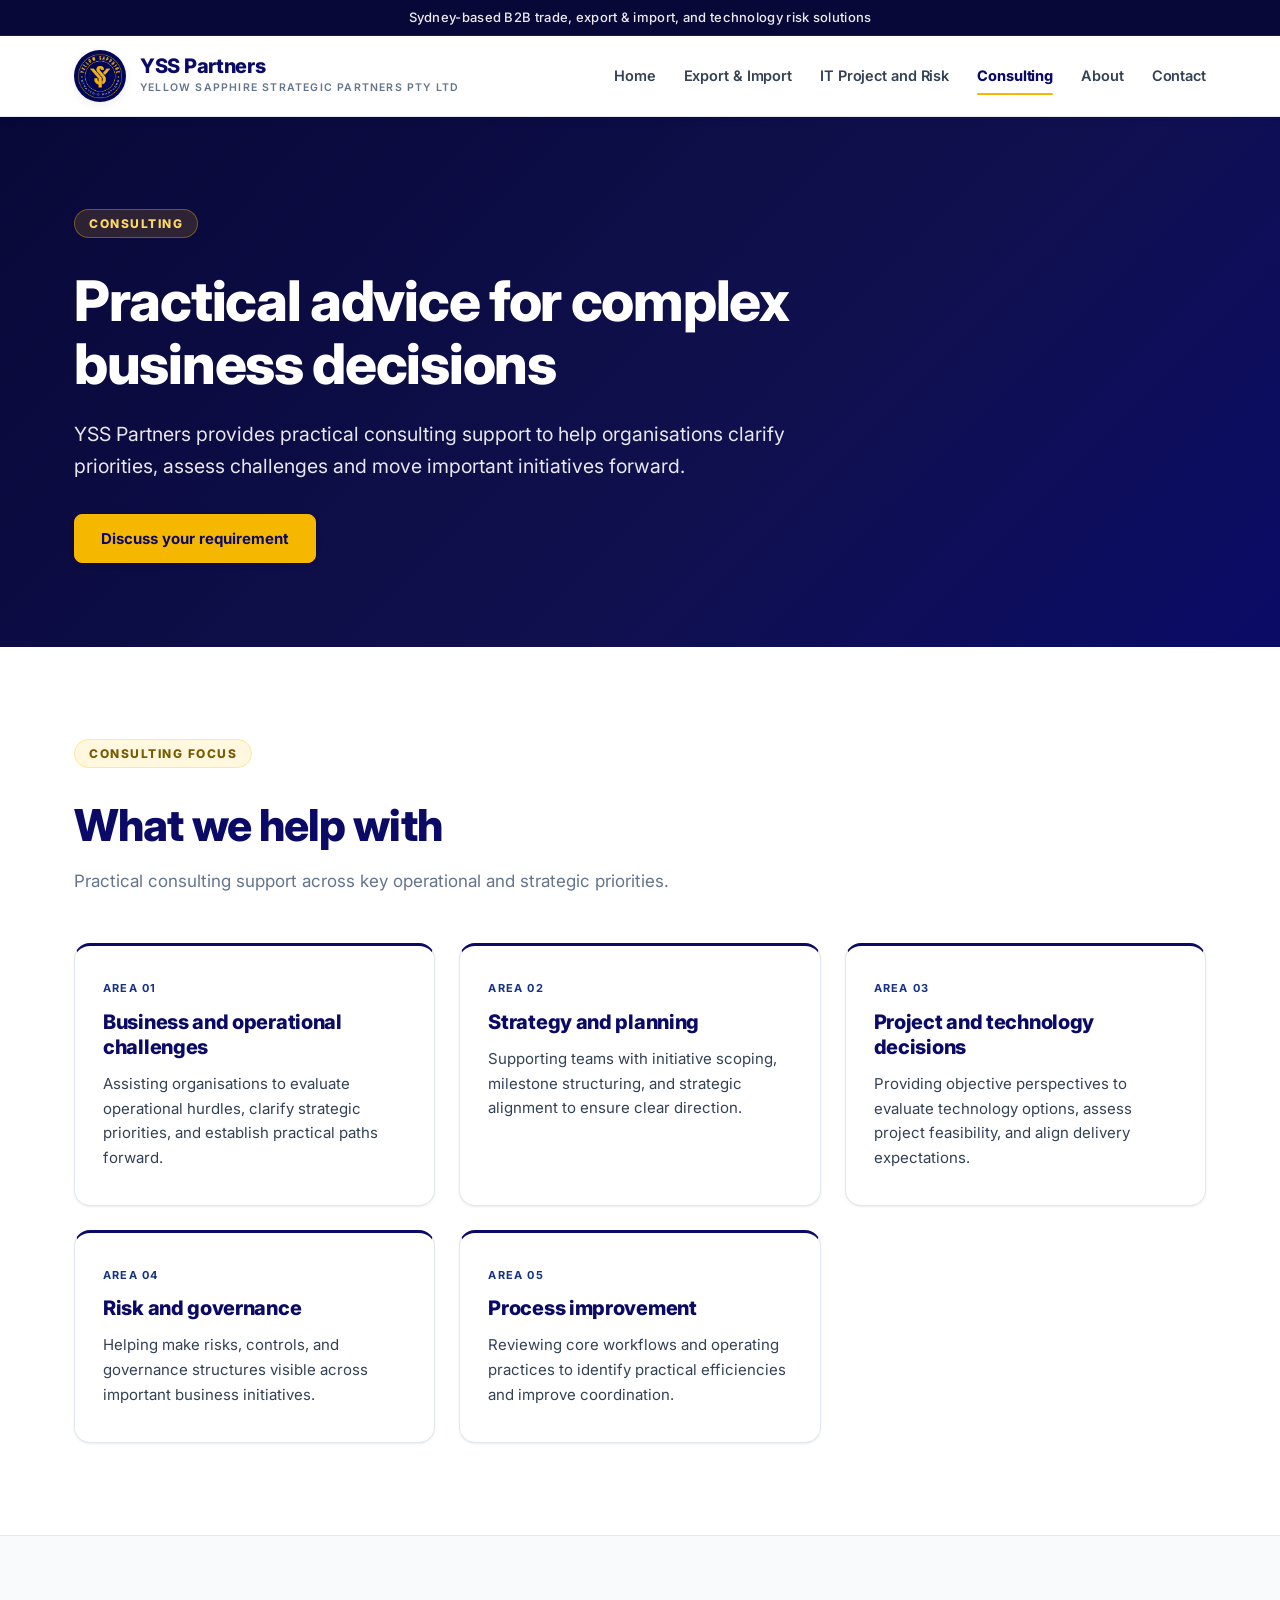
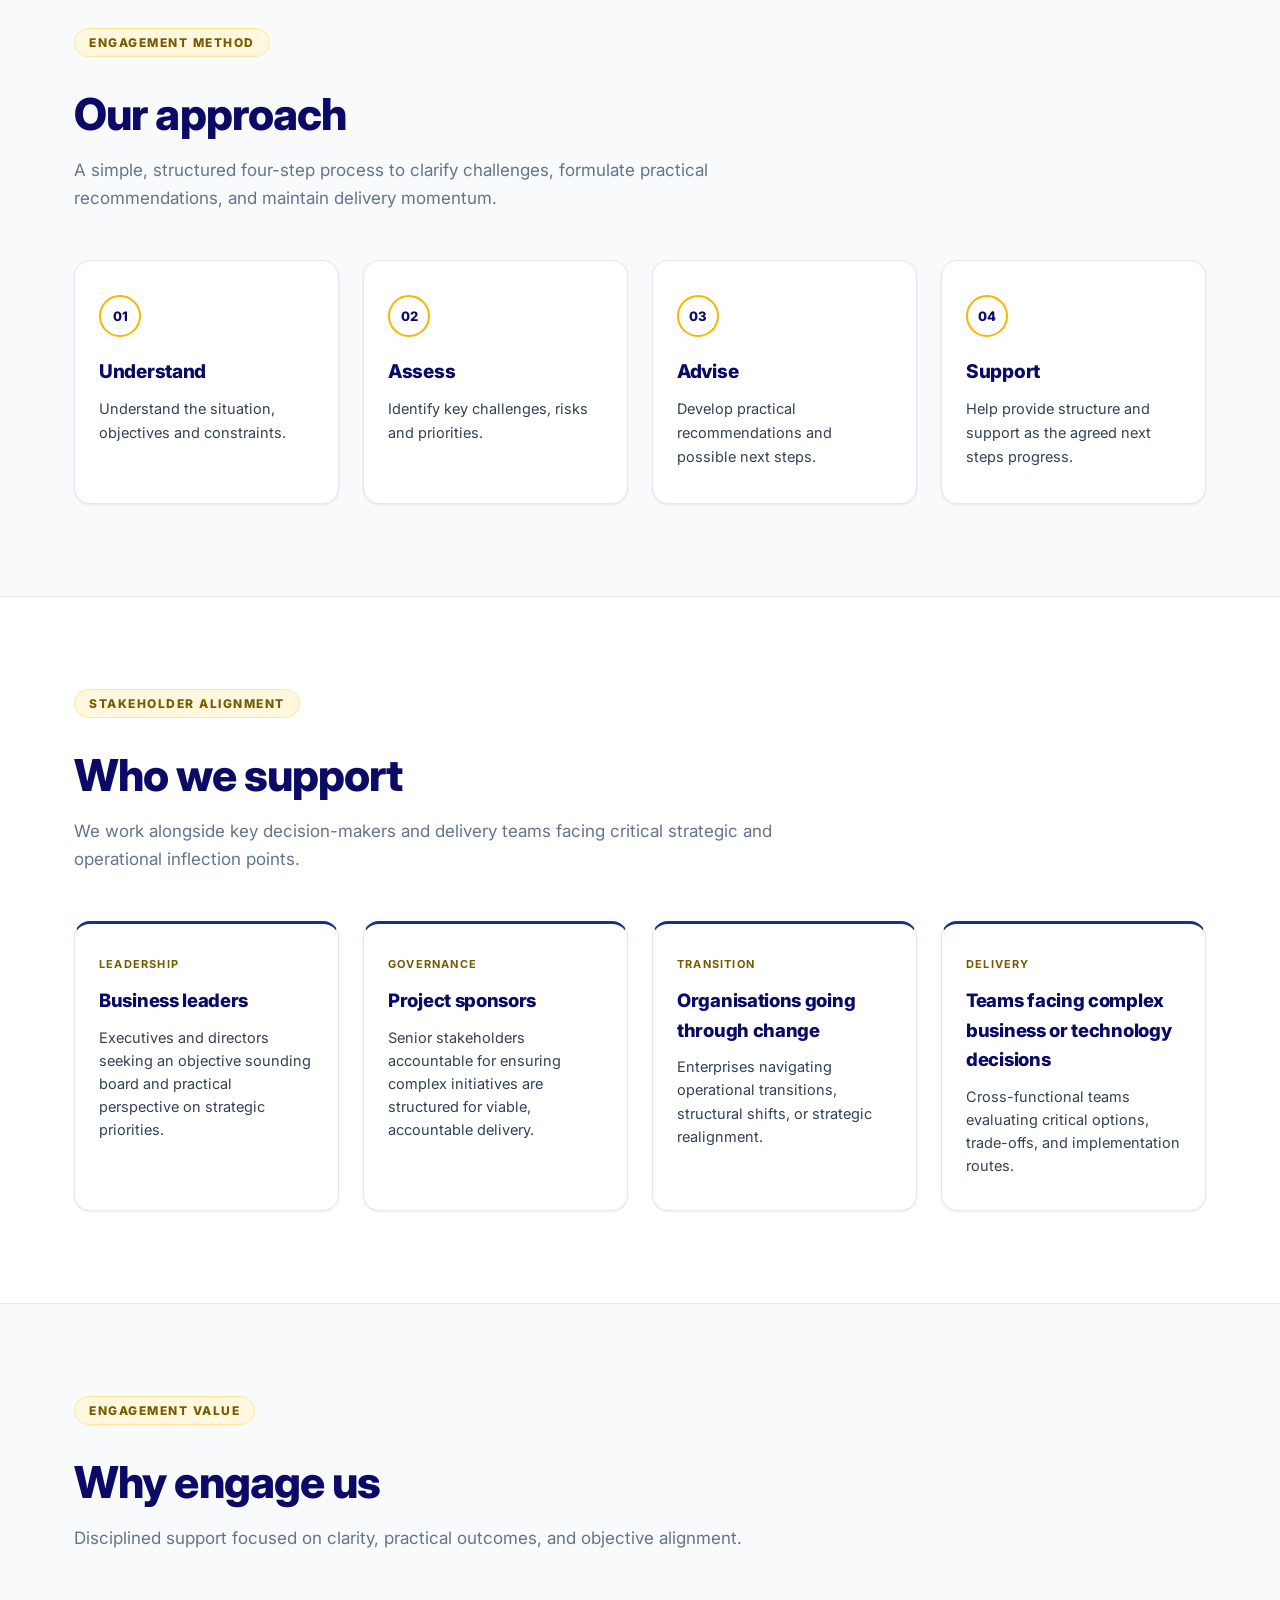
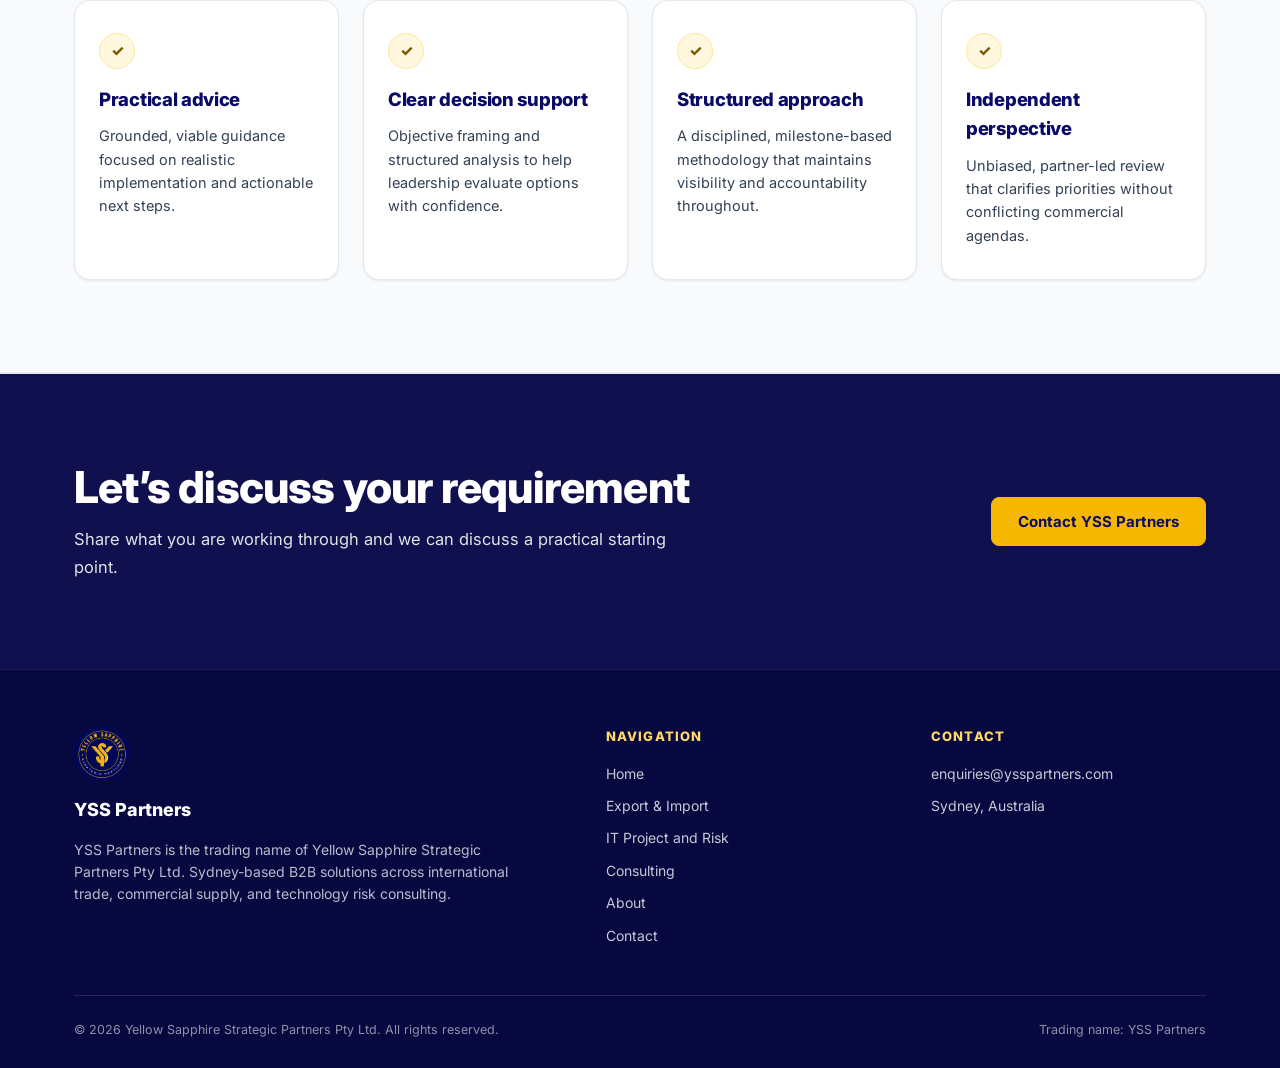
<file: consulting.html>
<!DOCTYPE html>
<html lang="en">
<head>
  <meta charset="UTF-8" />
  <meta name="viewport" content="width=device-width, initial-scale=1.0" />
  <title>Consulting | YSS Partners | Practical Advice for Complex Business Decisions</title>
  <meta name="description" content="YSS Partners provides practical consulting support to help organisations clarify priorities, assess challenges and move important initiatives forward." />
  <link rel="icon" type="image/png" href="assets/images/yssp-logo.png" />
  <link rel="preconnect" href="https://fonts.googleapis.com" />
  <link rel="preconnect" href="https://fonts.gstatic.com" crossorigin />
  <link href="https://fonts.googleapis.com/css2?family=Inter:wght@400;500;600;700;800&display=swap" rel="stylesheet" />
  <link rel="stylesheet" href="assets/css/styles.css" />
  <style>
    /* Hero Section (Signature Navy/Sapphire Blue Background) */
    .consulting-hero {
      padding: 92px 0 84px;
      background: linear-gradient(135deg, var(--navy-obsidian) 0%, var(--navy-2) 60%, var(--navy) 100%);
      color: #ffffff;
      position: relative;
    }

    .consulting-hero .eyebrow {
      display: inline-flex;
      align-items: center;
      gap: 8px;
      font-size: 12px;
      font-weight: 800;
      text-transform: uppercase;
      letter-spacing: 1.5px;
      color: var(--gold-soft);
      background: rgba(245, 183, 0, 0.15);
      border: 1px solid rgba(245, 183, 0, 0.35);
      padding: 4px 14px;
      border-radius: 9999px;
      margin-bottom: 20px;
      width: fit-content;
    }

    .consulting-hero h1 {
      font-size: clamp(34px, 4.8vw, 56px);
      font-weight: 800;
      line-height: 1.12;
      letter-spacing: -1.3px;
      color: #ffffff;
      margin: 12px 0 22px;
      max-width: 860px;
    }

    .consulting-hero p {
      font-size: clamp(16px, 2vw, 19.5px);
      color: rgba(255, 255, 255, 0.9);
      line-height: 1.65;
      max-width: 760px;
      margin: 0 0 32px;
    }

    /* Section 02: What We Help With (5-Item Grid) */
    .help-grid {
      display: grid;
      grid-template-columns: repeat(auto-fit, minmax(320px, 1fr));
      gap: 24px;
    }

    .help-card {
      background: #ffffff;
      border: 1px solid var(--line);
      border-radius: var(--radius-md);
      padding: 34px 28px;
      border-top: 3px solid var(--navy);
      box-shadow: var(--shadow-sm);
      transition: transform 0.22s ease, border-top-color 0.22s ease;
      display: flex;
      flex-direction: column;
    }

    .help-card:hover {
      transform: translateY(-2px);
      border-top-color: var(--gold);
    }

    .help-card-tag {
      font-size: 11px;
      font-weight: 700;
      letter-spacing: 1.2px;
      text-transform: uppercase;
      color: var(--sapphire);
      margin-bottom: 12px;
    }

    .help-card h3 {
      font-size: 20px;
      font-weight: 800;
      color: var(--navy);
      margin: 0 0 12px;
      letter-spacing: -0.3px;
      line-height: 1.25;
    }

    .help-card p {
      font-size: 15px;
      color: var(--ink-secondary);
      line-height: 1.65;
      margin: 0;
      flex-grow: 1;
    }

    /* Section 03: Our Approach (4-Step Process) */
    .approach-grid {
      display: grid;
      grid-template-columns: repeat(4, 1fr);
      gap: 24px;
    }

    .approach-card {
      background: #ffffff;
      border: 1px solid var(--line);
      border-radius: var(--radius-md);
      padding: 34px 24px;
      box-shadow: var(--shadow-sm);
      transition: transform 0.22s ease;
    }

    .approach-card:hover {
      transform: translateY(-2px);
    }

    .approach-badge {
      font-size: 13px;
      font-weight: 800;
      color: var(--navy);
      background: #ffffff;
      border: 2px solid var(--gold);
      width: 42px;
      height: 42px;
      border-radius: 50%;
      display: grid;
      place-items: center;
      margin-bottom: 20px;
      box-shadow: 0 2px 6px rgba(0, 0, 0, 0.04);
    }

    .approach-card h3 {
      font-size: 19px;
      font-weight: 800;
      color: var(--navy);
      margin: 0 0 10px;
      letter-spacing: -0.3px;
    }

    .approach-card p {
      font-size: 14.5px;
      color: var(--ink-secondary);
      line-height: 1.65;
      margin: 0;
    }

    /* Section 04: Who We Support */
    .support-grid {
      display: grid;
      grid-template-columns: repeat(4, 1fr);
      gap: 24px;
    }

    .support-card {
      background: #ffffff;
      border: 1px solid var(--line);
      border-radius: var(--radius-md);
      padding: 32px 24px;
      box-shadow: var(--shadow-sm);
      border-top: 3px solid var(--sapphire);
      transition: transform 0.22s ease, border-top-color 0.22s ease;
    }

    .support-card:hover {
      transform: translateY(-2px);
      border-top-color: var(--gold);
    }

    .support-card-tag {
      font-size: 11px;
      font-weight: 700;
      letter-spacing: 1.2px;
      text-transform: uppercase;
      color: var(--gold-text);
      margin-bottom: 12px;
    }

    .support-card h3 {
      font-size: 18.5px;
      font-weight: 800;
      color: var(--navy);
      margin: 0 0 10px;
      letter-spacing: -0.3px;
    }

    .support-card p {
      font-size: 14.5px;
      color: var(--ink-secondary);
      line-height: 1.6;
      margin: 0;
    }

    /* Section 05: Why Engage Us */
    .engage-grid {
      display: grid;
      grid-template-columns: repeat(4, 1fr);
      gap: 24px;
    }

    .engage-card {
      background: #ffffff;
      border: 1px solid var(--line);
      border-radius: var(--radius-md);
      padding: 32px 24px;
      box-shadow: var(--shadow-sm);
      transition: transform 0.22s ease;
      position: relative;
    }

    .engage-card:hover {
      transform: translateY(-2px);
    }

    .engage-icon {
      width: 36px;
      height: 36px;
      border-radius: 50%;
      background: var(--gold-subtle);
      border: 1px solid #ffe699;
      color: var(--gold-text);
      display: grid;
      place-items: center;
      font-weight: 800;
      font-size: 15px;
      margin-bottom: 16px;
    }

    .engage-card h3 {
      font-size: 18.5px;
      font-weight: 800;
      color: var(--navy);
      margin: 0 0 10px;
      letter-spacing: -0.3px;
    }

    .engage-card p {
      font-size: 14.5px;
      color: var(--ink-secondary);
      line-height: 1.6;
      margin: 0;
    }

    /* Responsive Breakpoints */
    @media (max-width: 1050px) {
      .approach-grid,
      .support-grid,
      .engage-grid {
        grid-template-columns: repeat(2, 1fr);
        gap: 20px;
      }
    }

    @media (max-width: 860px) {
      .consulting-hero {
        padding: 60px 0 48px;
      }

      .consulting-hero h1 {
        font-size: clamp(26px, 6vw, 38px);
        letter-spacing: -0.8px;
      }

      .help-grid {
        grid-template-columns: 1fr;
        gap: 18px;
      }
    }

    @media (max-width: 640px) {
      .consulting-hero {
        padding: 48px 0 38px;
      }

      .approach-grid,
      .support-grid,
      .engage-grid {
        grid-template-columns: 1fr;
        gap: 16px;
      }

      .help-card,
      .approach-card,
      .support-card,
      .engage-card {
        padding: 24px 18px;
      }
    }
  </style>
</head>
<body>

  <!-- Primary Site Header (Sticky with Top Announcement Bar) -->
  <header class="site-header">
    <!-- Top Announcement Bar -->
    <div class="topbar">
      Sydney-based B2B trade, export &amp; import, and technology risk solutions
    </div>

    <div class="container nav-container">
      <a class="brand" href="index.html" aria-label="YSS Partners Home">
        <img src="assets/images/yssp-logo.png" alt="YSS Partners circular emblem" class="brand-logo" width="52" height="52" />
        <div class="brand-text">
          <span class="brand-title">YSS Partners</span>
          <span class="brand-subtitle">Yellow Sapphire Strategic Partners Pty Ltd</span>
        </div>
      </a>

      <button class="mobile-toggle" id="mobileMenuBtn" aria-label="Toggle navigation menu" aria-expanded="false" aria-controls="primaryNav">
        <span aria-hidden="true">&#9776;</span>
      </button>

      <!-- Primary Navigation -->
      <nav class="primary-nav" id="primaryNav" aria-label="Main Navigation">
        <a href="index.html">Home</a>
        <a href="export-import.html">Export &amp; Import</a>
        <a href="it-project-risk.html">IT Project and Risk</a>
        <a href="consulting.html" class="active" aria-current="page">Consulting</a>
        <a href="about.html">About</a>
        <a href="contact.html">Contact</a>
      </nav>
    </div>
  </header>

  <main id="main-content">
    <!-- SECTION 01 — HERO -->
    <section class="consulting-hero" aria-labelledby="consulting-headline">
      <div class="container">
        <div class="eyebrow">Consulting</div>
        <h1 id="consulting-headline">Practical advice for complex business decisions</h1>
        <p>YSS Partners provides practical consulting support to help organisations clarify priorities, assess challenges and move important initiatives forward.</p>
        <div class="hero-actions">
          <a href="contact.html" class="btn btn-primary">Discuss your requirement</a>
        </div>
      </div>
    </section>

    <!-- SECTION 02 — WHAT WE HELP WITH -->
    <section class="content-section" id="what-we-help-with" aria-labelledby="what-we-help-heading">
      <div class="container">
        <div class="section-head">
          <div class="eyebrow" style="color:var(--navy);">Consulting Focus</div>
          <h2 id="what-we-help-heading">What we help with</h2>
          <p>Practical consulting support across key operational and strategic priorities.</p>
        </div>

        <div class="help-grid">
          <article class="help-card" aria-labelledby="area-business-ops">
            <div class="help-card-tag">Area 01</div>
            <h3 id="area-business-ops">Business and operational challenges</h3>
            <p>Assisting organisations to evaluate operational hurdles, clarify strategic priorities, and establish practical paths forward.</p>
          </article>

          <article class="help-card" aria-labelledby="area-strategy-planning">
            <div class="help-card-tag">Area 02</div>
            <h3 id="area-strategy-planning">Strategy and planning</h3>
            <p>Supporting teams with initiative scoping, milestone structuring, and strategic alignment to ensure clear direction.</p>
          </article>

          <article class="help-card" aria-labelledby="area-tech-decisions">
            <div class="help-card-tag">Area 03</div>
            <h3 id="area-tech-decisions">Project and technology decisions</h3>
            <p>Providing objective perspectives to evaluate technology options, assess project feasibility, and align delivery expectations.</p>
          </article>

          <article class="help-card" aria-labelledby="area-risk-governance">
            <div class="help-card-tag">Area 04</div>
            <h3 id="area-risk-governance">Risk and governance</h3>
            <p>Helping make risks, controls, and governance structures visible across important business initiatives.</p>
          </article>

          <article class="help-card" aria-labelledby="area-process-improvement">
            <div class="help-card-tag">Area 05</div>
            <h3 id="area-process-improvement">Process improvement</h3>
            <p>Reviewing core workflows and operating practices to identify practical efficiencies and improve coordination.</p>
          </article>
        </div>
      </div>
    </section>

    <!-- SECTION 03 — OUR APPROACH -->
    <section class="content-section soft-bg" id="our-approach" aria-labelledby="approach-heading">
      <div class="container">
        <div class="section-head">
          <div class="eyebrow" style="color:var(--navy);">Engagement Method</div>
          <h2 id="approach-heading">Our approach</h2>
          <p>A simple, structured four-step process to clarify challenges, formulate practical recommendations, and maintain delivery momentum.</p>
        </div>

        <div class="approach-grid">
          <div class="approach-card">
            <div class="approach-badge" aria-hidden="true">01</div>
            <h3>Understand</h3>
            <p>Understand the situation, objectives and constraints.</p>
          </div>

          <div class="approach-card">
            <div class="approach-badge" aria-hidden="true">02</div>
            <h3>Assess</h3>
            <p>Identify key challenges, risks and priorities.</p>
          </div>

          <div class="approach-card">
            <div class="approach-badge" aria-hidden="true">03</div>
            <h3>Advise</h3>
            <p>Develop practical recommendations and possible next steps.</p>
          </div>

          <div class="approach-card">
            <div class="approach-badge" aria-hidden="true">04</div>
            <h3>Support</h3>
            <p>Help provide structure and support as the agreed next steps progress.</p>
          </div>
        </div>
      </div>
    </section>

    <!-- SECTION 04 — WHO WE SUPPORT -->
    <section class="content-section" id="who-we-support" aria-labelledby="who-we-support-heading">
      <div class="container">
        <div class="section-head">
          <div class="eyebrow" style="color:var(--navy);">Stakeholder Alignment</div>
          <h2 id="who-we-support-heading">Who we support</h2>
          <p>We work alongside key decision-makers and delivery teams facing critical strategic and operational inflection points.</p>
        </div>

        <div class="support-grid">
          <article class="support-card" aria-labelledby="stakeholder-leaders">
            <div class="support-card-tag">Leadership</div>
            <h3 id="stakeholder-leaders">Business leaders</h3>
            <p>Executives and directors seeking an objective sounding board and practical perspective on strategic priorities.</p>
          </article>

          <article class="support-card" aria-labelledby="stakeholder-sponsors">
            <div class="support-card-tag">Governance</div>
            <h3 id="stakeholder-sponsors">Project sponsors</h3>
            <p>Senior stakeholders accountable for ensuring complex initiatives are structured for viable, accountable delivery.</p>
          </article>

          <article class="support-card" aria-labelledby="stakeholder-change">
            <div class="support-card-tag">Transition</div>
            <h3 id="stakeholder-change">Organisations going through change</h3>
            <p>Enterprises navigating operational transitions, structural shifts, or strategic realignment.</p>
          </article>

          <article class="support-card" aria-labelledby="stakeholder-teams">
            <div class="support-card-tag">Delivery</div>
            <h3 id="stakeholder-teams">Teams facing complex business or technology decisions</h3>
            <p>Cross-functional teams evaluating critical options, trade-offs, and implementation routes.</p>
          </article>
        </div>
      </div>
    </section>

    <!-- SECTION 05 — WHY ENGAGE US -->
    <section class="content-section soft-bg" id="why-engage-us" aria-labelledby="why-engage-heading">
      <div class="container">
        <div class="section-head">
          <div class="eyebrow" style="color:var(--navy);">Engagement Value</div>
          <h2 id="why-engage-heading">Why engage us</h2>
          <p>Disciplined support focused on clarity, practical outcomes, and objective alignment.</p>
        </div>

        <div class="engage-grid">
          <div class="engage-card">
            <div class="engage-icon" aria-hidden="true">&#10003;</div>
            <h3>Practical advice</h3>
            <p>Grounded, viable guidance focused on realistic implementation and actionable next steps.</p>
          </div>

          <div class="engage-card">
            <div class="engage-icon" aria-hidden="true">&#10003;</div>
            <h3>Clear decision support</h3>
            <p>Objective framing and structured analysis to help leadership evaluate options with confidence.</p>
          </div>

          <div class="engage-card">
            <div class="engage-icon" aria-hidden="true">&#10003;</div>
            <h3>Structured approach</h3>
            <p>A disciplined, milestone-based methodology that maintains visibility and accountability throughout.</p>
          </div>

          <div class="engage-card">
            <div class="engage-icon" aria-hidden="true">&#10003;</div>
            <h3>Independent perspective</h3>
            <p>Unbiased, partner-led review that clarifies priorities without conflicting commercial agendas.</p>
          </div>
        </div>
      </div>
    </section>

    <!-- SECTION 06 — CLOSING CALL TO ACTION -->
    <section class="cta-banner" aria-labelledby="cta-heading">
      <div class="container cta-flex">
        <div class="cta-copy">
          <h2 id="cta-heading">Let’s discuss your requirement</h2>
          <p>Share what you are working through and we can discuss a practical starting point.</p>
        </div>
        <div class="cta-buttons">
          <a href="contact.html" class="btn btn-primary">Contact YSS Partners</a>
        </div>
      </div>
    </section>
  </main>

  <!-- Site Footer -->
  <footer class="site-footer">
    <div class="container">
      <div class="footer-grid">
        <div class="footer-brand">
          <img src="assets/images/yssp-logo.png" alt="YSS Partners emblem" class="footer-logo" width="56" height="56" />
          <h3>YSS Partners</h3>
          <p>YSS Partners is the trading name of Yellow Sapphire Strategic Partners Pty Ltd. Sydney-based B2B solutions across international trade, commercial supply, and technology risk consulting.</p>
        </div>

        <div class="footer-col">
          <h4>Navigation</h4>
          <nav aria-label="Footer Navigation">
            <a href="index.html">Home</a>
            <a href="export-import.html">Export &amp; Import</a>
            <a href="it-project-risk.html">IT Project and Risk</a>
            <a href="consulting.html">Consulting</a>
            <a href="about.html">About</a>
            <a href="contact.html">Contact</a>
          </nav>
        </div>

        <div class="footer-col">
          <h4>Contact</h4>
          <nav aria-label="Contact Information">
            <a href="mailto:enquiries@ysspartners.com">enquiries@ysspartners.com</a>
            <span>Sydney, Australia</span>
          </nav>
        </div>
      </div>

      <div class="footer-bottom">
        <span>&copy; 2026 Yellow Sapphire Strategic Partners Pty Ltd. All rights reserved.</span>
        <span>Trading name: YSS Partners</span>
      </div>
    </div>
  </footer>

  <script>
    // Keep page content perfectly positioned below fixed header
    function syncHeaderHeight() {
      const header = document.querySelector('header.site-header');
      if (header) {
        document.documentElement.style.setProperty('--header-height', header.offsetHeight + 'px');
      }
    }
    syncHeaderHeight();
    window.addEventListener('resize', syncHeaderHeight);
    window.addEventListener('orientationchange', syncHeaderHeight);

    const mobileBtn = document.getElementById('mobileMenuBtn');
    const primaryNav = document.getElementById('primaryNav');
    if (mobileBtn && primaryNav) {
      mobileBtn.addEventListener('click', function (e) {
        e.stopPropagation();
        const isOpen = primaryNav.classList.toggle('is-open');
        mobileBtn.setAttribute('aria-expanded', isOpen ? 'true' : 'false');
      });

      // Close menu when clicking any nav link
      primaryNav.querySelectorAll('a').forEach(function (link) {
        link.addEventListener('click', function () {
          primaryNav.classList.remove('is-open');
          mobileBtn.setAttribute('aria-expanded', 'false');
        });
      });

      // Close menu when clicking outside
      document.addEventListener('click', function (e) {
        if (!primaryNav.contains(e.target) && !mobileBtn.contains(e.target)) {
          primaryNav.classList.remove('is-open');
          mobileBtn.setAttribute('aria-expanded', 'false');
        }
      });

      // Close menu on Escape key
      document.addEventListener('keydown', function (e) {
        if (e.key === 'Escape' && primaryNav.classList.contains('is-open')) {
          primaryNav.classList.remove('is-open');
          mobileBtn.setAttribute('aria-expanded', 'false');
          mobileBtn.focus();
        }
      });
    }
  </script>
</body>
</html>
</file>
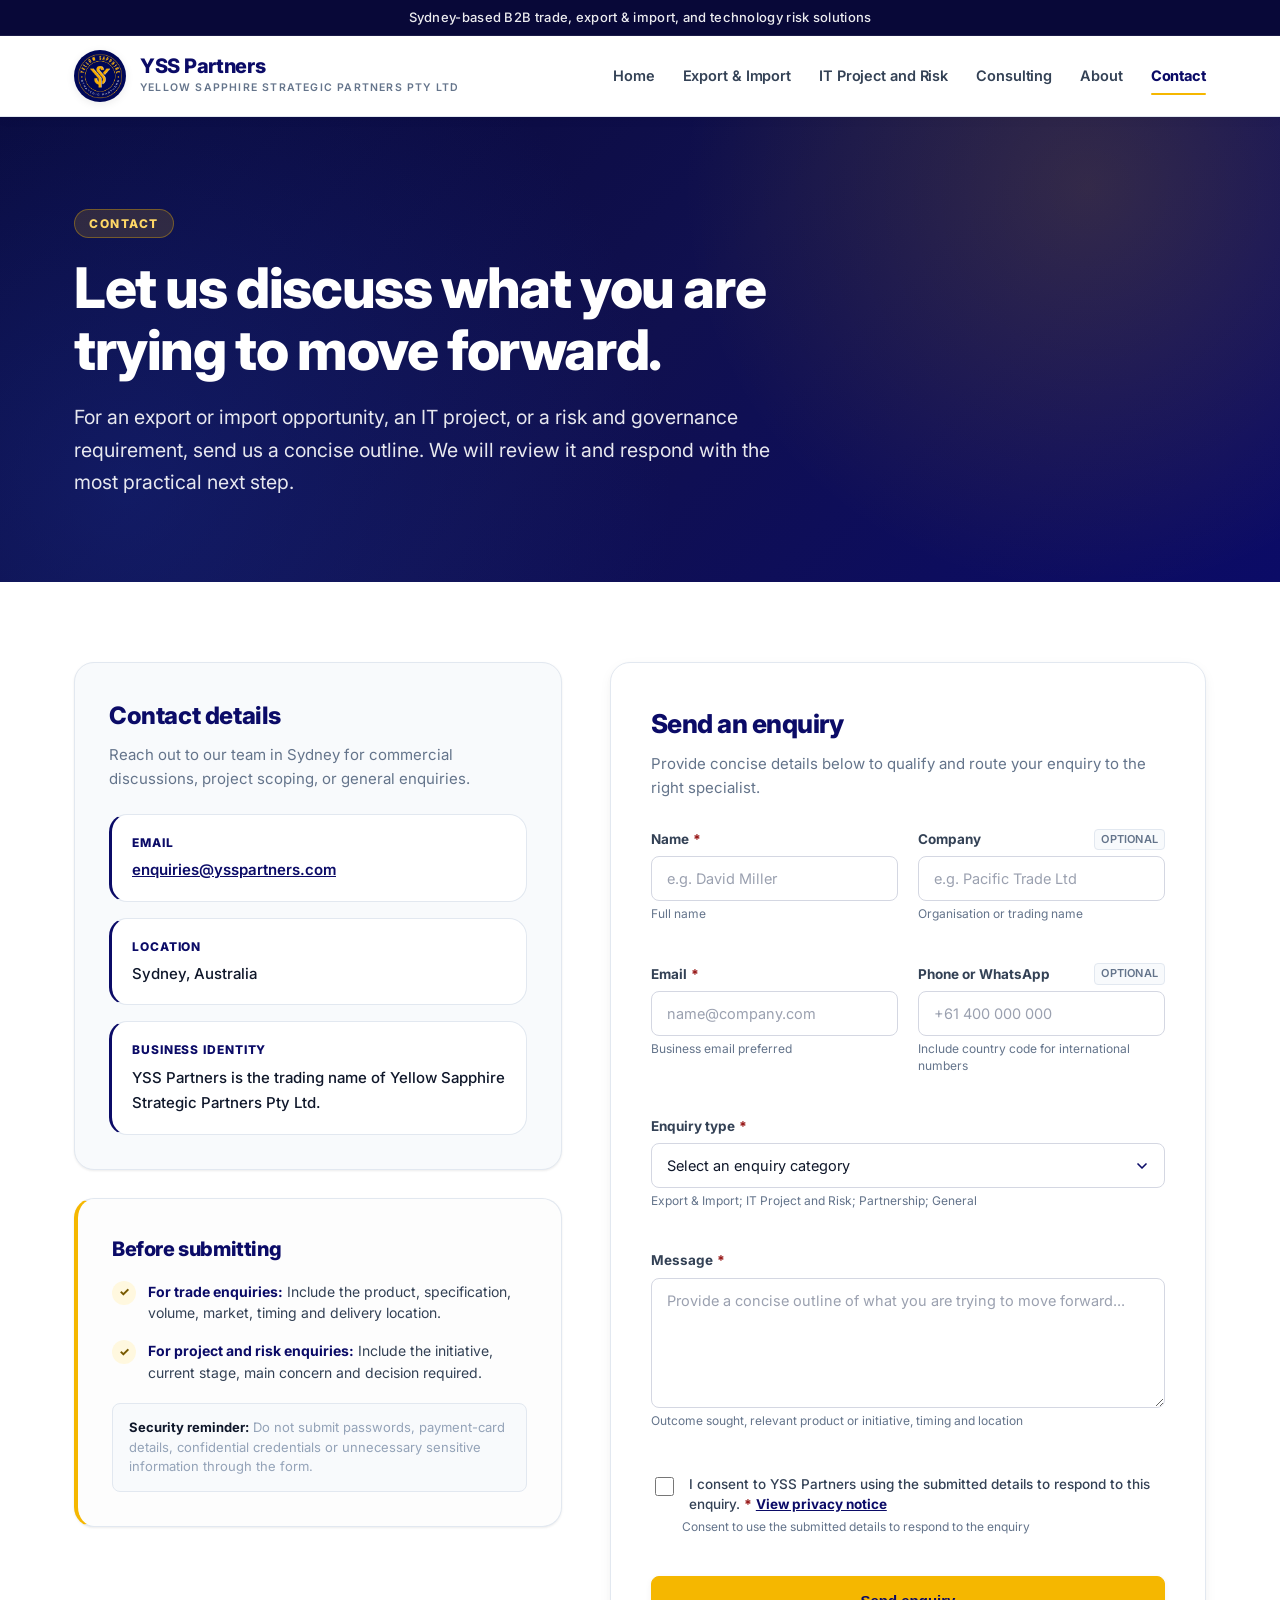
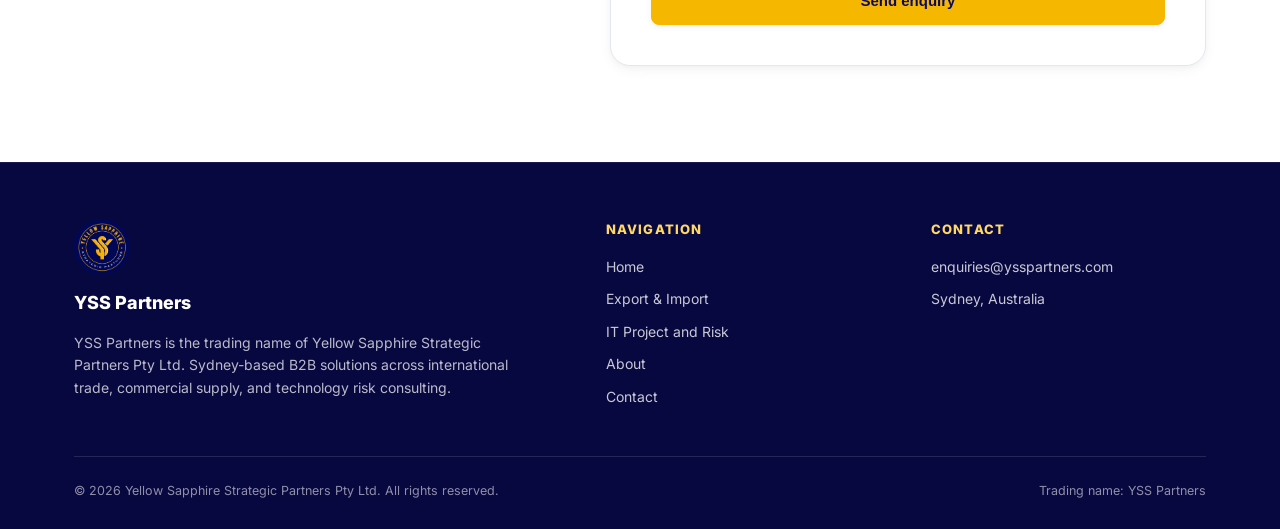
<file: contact.html>
<!DOCTYPE html>
<html lang="en">
<head>
  <meta charset="UTF-8" />
  <meta name="viewport" content="width=device-width, initial-scale=1.0" />
  <title>Contact YSS Partners | Yellow Sapphire Strategic Partners Pty Ltd</title>
  <meta name="description" content="Contact YSS Partners for export & import opportunities, IT project management & risk consulting, partnerships, and general commercial enquiries in Sydney, Australia." />
  <link rel="icon" type="image/png" href="assets/images/yssp-logo.png" />
  <link rel="preconnect" href="https://fonts.googleapis.com" />
  <link rel="preconnect" href="https://fonts.gstatic.com" crossorigin />
  <link href="https://fonts.googleapis.com/css2?family=Inter:wght@400;500;600;700;800&display=swap" rel="stylesheet" />
  <link rel="stylesheet" href="assets/css/styles.css" />
</head>
<body>

  <!-- Primary Site Header (Sticky with Top Announcement Bar) -->
  <header class="site-header">
    <!-- Top Announcement Bar -->
    <div class="topbar">
      Sydney-based B2B trade, export &amp; import, and technology risk solutions
    </div>

    <div class="container nav-container">
      <a class="brand" href="index.html" aria-label="YSS Partners Home">
        <img src="assets/images/yssp-logo.png" alt="YSS Partners circular emblem" class="brand-logo" width="52" height="52" />
        <div class="brand-text">
          <span class="brand-title">YSS Partners</span>
          <span class="brand-subtitle">Yellow Sapphire Strategic Partners Pty Ltd</span>
        </div>
      </a>

      <button class="mobile-toggle" id="mobileMenuBtn" aria-label="Toggle navigation menu" aria-expanded="false" aria-controls="primaryNav">
        <span aria-hidden="true">☰</span>
      </button>

      <!-- Primary Navigation (Exactly 5 Items) -->
      <nav class="primary-nav" id="primaryNav" aria-label="Main Navigation">
        <a href="index.html">Home</a>
        <a href="export-import.html">Export &amp; Import</a>
        <a href="it-project-risk.html">IT Project and Risk</a>
        <a href="consulting.html">Consulting</a>
        <a href="about.html">About</a>
        <a href="contact.html" class="active" aria-current="page">Contact</a>
      </nav>
    </div>
  </header>

  <main id="main-content">
    <!-- SECTION 01 — HERO -->
    <section class="contact-hero" aria-labelledby="hero-headline">
      <div class="container">
        <div class="eyebrow">Contact</div>
        <h1 id="hero-headline">Let us discuss what you are trying to move forward.</h1>
        <p>For an export or import opportunity, an IT project, or a risk and governance requirement, send us a concise outline. We will review it and respond with the most practical next step.</p>
      </div>
    </section>

    <!-- MAIN CONTACT CONTENT GRID -->
    <section class="contact-section">
      <div class="container contact-grid">

        <!-- LEFT COLUMN: SECTION 02 & SECTION 04 -->
        <div class="contact-sidebar">
          
          <!-- SECTION 02 — CONTACT DETAILS -->
          <article class="contact-panel" aria-labelledby="contact-details-heading">
            <h2 id="contact-details-heading">Contact details</h2>
            <p class="sidebar-intro">Reach out to our team in Sydney for commercial discussions, project scoping, or general enquiries.</p>

            <div class="info-cards">
              <div class="info-card">
                <span class="info-label">Email</span>
                <span class="info-value">
                  <a href="mailto:enquiries@ysspartners.com">enquiries@ysspartners.com</a>
                </span>
              </div>

              <div class="info-card">
                <span class="info-label">Location</span>
                <span class="info-value">Sydney, Australia</span>
              </div>

              <div class="info-card">
                <span class="info-label">Business Identity</span>
                <span class="info-value">YSS Partners is the trading name of Yellow Sapphire Strategic Partners Pty Ltd.</span>
              </div>
            </div>
          </article>

          <!-- SECTION 04 — BEFORE SUBMITTING -->
          <aside class="advisory-panel" aria-labelledby="before-submitting-heading">
            <h3 id="before-submitting-heading">Before submitting</h3>
            <ul class="guidance-list">
              <li class="guidance-item">
                <div class="guidance-icon" aria-hidden="true">✓</div>
                <div class="guidance-text">
                  <strong>For trade enquiries:</strong> Include the product, specification, volume, market, timing and delivery location.
                </div>
              </li>
              <li class="guidance-item">
                <div class="guidance-icon" aria-hidden="true">✓</div>
                <div class="guidance-text">
                  <strong>For project and risk enquiries:</strong> Include the initiative, current stage, main concern and decision required.
                </div>
              </li>
            </ul>

            <div class="security-notice" role="note">
              <strong>Security reminder:</strong> Do not submit passwords, payment-card details, confidential credentials or unnecessary sensitive information through the form.
            </div>
          </aside>

        </div>

        <!-- RIGHT COLUMN: SECTION 03 — ENQUIRY FORM -->
        <div class="form-card" aria-labelledby="enquiry-form-heading">
          <div class="form-header">
            <h2 id="enquiry-form-heading">Send an enquiry</h2>
            <p>Provide concise details below to qualify and route your enquiry to the right specialist.</p>
          </div>

          <form id="contactForm" method="POST" action="/api/contact" onsubmit="return false;" novalidate>
            <!-- Anti-Spam Honeypot Field (Hidden from legitimate users) -->
            <div class="hp-field" aria-hidden="true" style="display:none !important; visibility:hidden; position:absolute; left:-9999px;">
              <label for="hpCompanyUrl">Do not fill this field</label>
              <input type="text" id="hpCompanyUrl" name="_hp_company_url" tabindex="-1" autocomplete="off" />
            </div>

            <!-- Anti-Spam Velocity Timestamp -->
            <input type="hidden" id="formRenderedAt" name="_form_rendered_at" value="" />

            <div class="form-grid">

              <!-- 1. Name -->
              <div class="form-field">
                <div class="field-label-row">
                  <label for="contactName">
                    Name <span class="required" aria-hidden="true">*</span>
                  </label>
                </div>
                <input
                  id="contactName"
                  name="name"
                  type="text"
                  required
                  aria-required="true"
                  maxlength="100"
                  placeholder="e.g. David Miller"
                  autocomplete="name"
                />
                <span class="field-guidance">Full name</span>
                <span class="field-error" id="nameError" aria-live="polite"></span>
              </div>

              <!-- 2. Company -->
              <div class="form-field">
                <div class="field-label-row">
                  <label for="contactCompany">
                    Company
                  </label>
                  <span class="field-optional">Optional</span>
                </div>
                <input
                  id="contactCompany"
                  name="company"
                  type="text"
                  maxlength="120"
                  placeholder="e.g. Pacific Trade Ltd"
                  autocomplete="organization"
                />
                <span class="field-guidance">Organisation or trading name</span>
                <span class="field-error" id="companyError" aria-live="polite"></span>
              </div>

              <!-- 3. Email -->
              <div class="form-field">
                <div class="field-label-row">
                  <label for="contactEmail">
                    Email <span class="required" aria-hidden="true">*</span>
                  </label>
                </div>
                <input
                  id="contactEmail"
                  name="email"
                  type="email"
                  required
                  aria-required="true"
                  maxlength="150"
                  placeholder="name@company.com"
                  autocomplete="email"
                />
                <span class="field-guidance">Business email preferred</span>
                <span class="field-error" id="emailError" aria-live="polite"></span>
              </div>

              <!-- 4. Phone or WhatsApp -->
              <div class="form-field">
                <div class="field-label-row">
                  <label for="contactPhone">
                    Phone or WhatsApp
                  </label>
                  <span class="field-optional">Optional</span>
                </div>
                <input
                  id="contactPhone"
                  name="phone"
                  type="tel"
                  maxlength="50"
                  placeholder="+61 400 000 000"
                  autocomplete="tel"
                />
                <span class="field-guidance">Include country code for international numbers</span>
                <span class="field-error" id="phoneError" aria-live="polite"></span>
              </div>

              <!-- 5. Enquiry Type -->
              <div class="form-field full-width">
                <div class="field-label-row">
                  <label for="contactTopic">
                    Enquiry type <span class="required" aria-hidden="true">*</span>
                  </label>
                </div>
                <select id="contactTopic" name="enquiryType" required aria-required="true">
                  <option value="" disabled selected>Select an enquiry category</option>
                  <option value="Export & Import">Export &amp; Import</option>
                  <option value="IT Project and Risk">IT Project and Risk</option>
                  <option value="Partnership">Partnership</option>
                  <option value="General">General</option>
                </select>
                <span class="field-guidance">Export &amp; Import; IT Project and Risk; Partnership; General</span>
                <span class="field-error" id="topicError" aria-live="polite"></span>
              </div>

              <!-- 6. Message -->
              <div class="form-field full-width">
                <div class="field-label-row">
                  <label for="contactMessage">
                    Message <span class="required" aria-hidden="true">*</span>
                  </label>
                </div>
                <textarea
                  id="contactMessage"
                  name="message"
                  required
                  aria-required="true"
                  maxlength="3000"
                  rows="5"
                  placeholder="Provide a concise outline of what you are trying to move forward..."
                ></textarea>
                <span class="field-guidance">Outcome sought, relevant product or initiative, timing and location</span>
                <span class="field-error" id="messageError" aria-live="polite"></span>
              </div>

              <!-- 7. Privacy Acknowledgement -->
              <div class="form-field full-width">
                <div class="field-checkbox">
                  <input
                    id="privacyConsent"
                    name="privacyConsent"
                    type="checkbox"
                    required
                    aria-required="true"
                  />
                  <label for="privacyConsent">
                    I consent to YSS Partners using the submitted details to respond to this enquiry. <span class="required" aria-hidden="true">*</span>
                    <button type="button" class="btn-text-link" id="privacyNoticeTrigger" aria-expanded="false" aria-controls="privacyModal">View privacy notice</button>
                  </label>
                </div>
                <span class="field-guidance" style="margin-left: 31px;">Consent to use the submitted details to respond to the enquiry</span>
                <span class="field-error" id="privacyError" aria-live="polite"></span>
              </div>

              <!-- Submit Button & Feedback Area -->
              <div class="form-field full-width">
                <button id="submitBtn" class="btn btn-primary" type="submit">
                  <span class="btn-text">Send enquiry</span>
                  <span class="btn-spinner" id="btnSpinner" aria-hidden="true" style="display:none;">⏳</span>
                </button>

                <!-- Status Live Region -->
                <div id="formStatus" role="status" aria-live="polite" class="status-banner" style="display:none;"></div>
              </div>

            </div>
          </form>
        </div>

      </div>
    </section>
  </main>

  <!-- Privacy Notice Modal -->
  <div class="modal-overlay" id="privacyModal" role="dialog" aria-modal="true" aria-labelledby="privacyModalTitle">
    <div class="modal-card">
      <button type="button" class="modal-close-btn" id="privacyModalCloseBtn" aria-label="Close privacy notice">✕</button>
      <h3 id="privacyModalTitle">Privacy Notice</h3>
      <p><strong>YSS Partners (Yellow Sapphire Strategic Partners Pty Ltd)</strong> collects the contact details provided in this form strictly to evaluate and respond to your enquiry.</p>
      <p><strong>Data Handling Principles:</strong></p>
      <ul>
        <li>Details are transmitted securely via encrypted HTTPS channels.</li>
        <li>Submissions are routed only to the authorized team members handling the relevant category (Export &amp; Import, IT Project and Risk, Partnership, or General enquiries).</li>
        <li>We do not sell, rent, or distribute your information to external marketing parties.</li>
      </ul>
      <p>Information submitted is retained only as long as necessary to evaluate and respond to your enquiry, or as required by applicable Australian regulations.</p>
    </div>
  </div>

  <!-- Site Footer -->
  <footer class="site-footer">
    <div class="container">
      <div class="footer-grid">
        <div class="footer-brand">
          <img src="assets/images/yssp-logo.png" alt="YSS Partners emblem" class="footer-logo" width="56" height="56" />
          <h3>YSS Partners</h3>
          <p>YSS Partners is the trading name of Yellow Sapphire Strategic Partners Pty Ltd. Sydney-based B2B solutions across international trade, commercial supply, and technology risk consulting.</p>
        </div>

        <div class="footer-col">
          <h4>Navigation</h4>
          <nav aria-label="Footer Navigation">
            <a href="index.html">Home</a>
            <a href="export-import.html">Export &amp; Import</a>
            <a href="it-project-risk.html">IT Project and Risk</a>
            <a href="about.html">About</a>
            <a href="contact.html">Contact</a>
          </nav>
        </div>

        <div class="footer-col">
          <h4>Contact</h4>
          <nav aria-label="Contact Information">
            <a href="mailto:enquiries@ysspartners.com">enquiries@ysspartners.com</a>
            <span>Sydney, Australia</span>
          </nav>
        </div>
      </div>

      <div class="footer-bottom">
        <span>&copy; 2026 Yellow Sapphire Strategic Partners Pty Ltd. All rights reserved.</span>
        <span>Trading name: YSS Partners</span>
      </div>
    </div>
  </footer>

  <!-- Frontend Logic: Validation, Routing, Contextual Preselection & Submission -->
  <script>
    (function () {
      'use strict';

      // Keep page content perfectly positioned below fixed header
      function syncHeaderHeight() {
        const header = document.querySelector('header.site-header');
        if (header) {
          document.documentElement.style.setProperty('--header-height', header.offsetHeight + 'px');
        }
      }
      syncHeaderHeight();
      window.addEventListener('resize', syncHeaderHeight);
      window.addEventListener('orientationchange', syncHeaderHeight);

      // 1. Contextual Preselection via URL Query Parameters
      // Supports: ?enquiry=export-import, ?enquiry=it-project-risk, ?enquiry=partnership, ?enquiry=general
      const topicSelect = document.getElementById('contactTopic');
      if (topicSelect) {
        const urlParams = new URLSearchParams(window.location.search);
        const enquiryParam = (urlParams.get('enquiry') || urlParams.get('type') || urlParams.get('category') || '').toLowerCase().trim();

        if (enquiryParam === 'export-import' || enquiryParam === 'export' || enquiryParam === 'import' || enquiryParam === 'trade') {
          topicSelect.value = 'Export & Import';
        } else if (enquiryParam === 'it-project-risk' || enquiryParam === 'it' || enquiryParam === 'project' || enquiryParam === 'risk') {
          topicSelect.value = 'IT Project and Risk';
        } else if (enquiryParam === 'partnership' || enquiryParam === 'partner') {
          topicSelect.value = 'Partnership';
        } else if (enquiryParam === 'general') {
          topicSelect.value = 'General';
        }
      }

      // 3. Set Anti-Spam Velocity Token
      const renderedAtInput = document.getElementById('formRenderedAt');
      if (renderedAtInput) {
        renderedAtInput.value = Date.now().toString();
      }

      // 4. Privacy Notice Modal Toggle
      const privacyTrigger = document.getElementById('privacyNoticeTrigger');
      const privacyModal = document.getElementById('privacyModal');
      const privacyCloseBtn = document.getElementById('privacyModalCloseBtn');

      function openPrivacyModal() {
        if (privacyModal) {
          privacyModal.classList.add('is-active');
          if (privacyTrigger) privacyTrigger.setAttribute('aria-expanded', 'true');
          if (privacyCloseBtn) privacyCloseBtn.focus();
        }
      }

      function closePrivacyModal() {
        if (privacyModal) {
          privacyModal.classList.remove('is-active');
          if (privacyTrigger) {
            privacyTrigger.setAttribute('aria-expanded', 'false');
            privacyTrigger.focus();
          }
        }
      }

      if (privacyTrigger) privacyTrigger.addEventListener('click', openPrivacyModal);
      if (privacyCloseBtn) privacyCloseBtn.addEventListener('click', closePrivacyModal);
      if (privacyModal) {
        privacyModal.addEventListener('click', function (e) {
          if (e.target === privacyModal) closePrivacyModal();
        });
        document.addEventListener('keydown', function (e) {
          if (e.key === 'Escape' && privacyModal.classList.contains('is-active')) {
            closePrivacyModal();
          }
        });
      }

      // 5. Form Validation & Secure Submission
      const form = document.getElementById('contactForm');
      const submitBtn = document.getElementById('submitBtn');
      const btnText = submitBtn ? submitBtn.querySelector('.btn-text') : null;
      const btnSpinner = document.getElementById('btnSpinner');
      const statusBanner = document.getElementById('formStatus');

      const nameInput = document.getElementById('contactName');
      const companyInput = document.getElementById('contactCompany');
      const emailInput = document.getElementById('contactEmail');
      const phoneInput = document.getElementById('contactPhone');
      const messageInput = document.getElementById('contactMessage');
      const privacyCheckbox = document.getElementById('privacyConsent');

      function clearErrors() {
        document.querySelectorAll('.field-error').forEach(function (el) {
          el.textContent = '';
        });
        document.querySelectorAll('.is-invalid').forEach(function (el) {
          el.classList.remove('is-invalid');
        });
        if (statusBanner) {
          statusBanner.style.display = 'none';
          statusBanner.className = 'status-banner';
          statusBanner.textContent = '';
        }
      }

      function setFieldError(inputEl, errorElId, message) {
        if (inputEl) inputEl.classList.add('is-invalid');
        const errEl = document.getElementById(errorElId);
        if (errEl) errEl.textContent = message;
      }

      function validateForm() {
        clearErrors();
        let isValid = true;
        let firstInvalidField = null;

        // Name
        const nameVal = (nameInput ? nameInput.value : '').trim();
        if (!nameVal) {
          setFieldError(nameInput, 'nameError', 'Full name is required.');
          isValid = false;
          if (!firstInvalidField) firstInvalidField = nameInput;
        } else if (nameVal.length < 2 || nameVal.length > 100) {
          setFieldError(nameInput, 'nameError', 'Name must be between 2 and 100 characters.');
          isValid = false;
          if (!firstInvalidField) firstInvalidField = nameInput;
        }

        // Email
        const emailVal = (emailInput ? emailInput.value : '').trim();
        const emailPattern = /^[a-zA-Z0-9.!#$%&'*+/=?^_`{|}~-]+@[a-zA-Z0-9](?:[a-zA-Z0-9-]{0,61}[a-zA-Z0-9])?(?:\.[a-zA-Z0-9](?:[a-zA-Z0-9-]{0,61}[a-zA-Z0-9])?)+$/;
        if (!emailVal) {
          setFieldError(emailInput, 'emailError', 'Business email is required.');
          isValid = false;
          if (!firstInvalidField) firstInvalidField = emailInput;
        } else if (!emailPattern.test(emailVal)) {
          setFieldError(emailInput, 'emailError', 'Please enter a valid email address.');
          isValid = false;
          if (!firstInvalidField) firstInvalidField = emailInput;
        }

        // Enquiry Type
        const topicVal = (topicSelect ? topicSelect.value : '').trim();
        if (!topicVal) {
          setFieldError(topicSelect, 'topicError', 'Please select an enquiry category.');
          isValid = false;
          if (!firstInvalidField) firstInvalidField = topicSelect;
        }

        // Message
        const messageVal = (messageInput ? messageInput.value : '').trim();
        if (!messageVal) {
          setFieldError(messageInput, 'messageError', 'Message outline is required.');
          isValid = false;
          if (!firstInvalidField) firstInvalidField = messageInput;
        } else if (messageVal.length < 10) {
          setFieldError(messageInput, 'messageError', 'Please enter at least 10 characters.');
          isValid = false;
          if (!firstInvalidField) firstInvalidField = messageInput;
        }

        // Privacy Consent
        if (privacyCheckbox && !privacyCheckbox.checked) {
          setFieldError(privacyCheckbox, 'privacyError', 'Consent is required to submit your enquiry.');
          isValid = false;
          if (!firstInvalidField) firstInvalidField = privacyCheckbox;
        }

        if (!isValid && firstInvalidField) {
          firstInvalidField.focus();
        }

        return isValid;
      }

      if (form) {
        form.addEventListener('submit', async function (e) {
          e.preventDefault();

          if (!validateForm()) return;

          // Set loading state
          if (submitBtn) submitBtn.disabled = true;
          if (btnText) btnText.textContent = 'Sending...';
          if (btnSpinner) btnSpinner.style.display = 'inline-block';

          const payload = {
            name: nameInput ? nameInput.value.trim() : '',
            company: companyInput ? companyInput.value.trim() : '',
            email: emailInput ? emailInput.value.trim() : '',
            phone: phoneInput ? phoneInput.value.trim() : '',
            enquiryType: topicSelect ? topicSelect.value : '',
            message: messageInput ? messageInput.value.trim() : '',
            privacyConsent: privacyCheckbox ? privacyCheckbox.checked : false,
            _hp_company_url: document.getElementById('hpCompanyUrl') ? document.getElementById('hpCompanyUrl').value : '',
            _form_rendered_at: renderedAtInput ? renderedAtInput.value : Date.now().toString(),
          };

          // Graceful handling for local disk preview (file:/// protocol)
          if (window.location.protocol === 'file:') {
            await new Promise(function (resolve) { setTimeout(resolve, 500); });
            statusBanner.className = 'status-banner is-success';
            statusBanner.textContent = 'Thank you. Your enquiry has been received. We will review the details and contact you using the information provided.';
            statusBanner.style.display = 'flex';
            form.reset();
            if (renderedAtInput) renderedAtInput.value = Date.now().toString();
            if (submitBtn) submitBtn.disabled = false;
            if (btnText) btnText.textContent = 'Send enquiry';
            if (btnSpinner) btnSpinner.style.display = 'none';
            statusBanner.scrollIntoView({ behavior: 'smooth', block: 'nearest' });
            return;
          }

          try {
            const response = await fetch('/api/contact', {
              method: 'POST',
              headers: {
                'Content-Type': 'application/json',
                Accept: 'application/json',
              },
              body: JSON.stringify(payload),
            });

            const result = await response.json().catch(function () { return {}; });

            if (response.ok && result.success) {
              // Approved client success message
              statusBanner.className = 'status-banner is-success';
              statusBanner.textContent = 'Thank you. Your enquiry has been received. We will review the details and contact you using the information provided.';
              statusBanner.style.display = 'flex';
              form.reset();

              // Reset timestamp
              if (renderedAtInput) renderedAtInput.value = Date.now().toString();

              // Scroll to status banner smoothly
              statusBanner.scrollIntoView({ behavior: 'smooth', block: 'nearest' });
            } else {
              // Handle server validation / rate limit / general error
              statusBanner.className = 'status-banner is-error';
              statusBanner.textContent = result.error || 'Unable to send enquiry. Please check the form and try again.';
              statusBanner.style.display = 'flex';

              // Map specific field errors if provided
              if (Array.isArray(result.details)) {
                result.details.forEach(function (d) {
                  if (d.field === 'name') setFieldError(nameInput, 'nameError', d.message);
                  if (d.field === 'company') setFieldError(companyInput, 'companyError', d.message);
                  if (d.field === 'email') setFieldError(emailInput, 'emailError', d.message);
                  if (d.field === 'phone') setFieldError(phoneInput, 'phoneError', d.message);
                  if (d.field === 'enquiryType') setFieldError(topicSelect, 'topicError', d.message);
                  if (d.field === 'message') setFieldError(messageInput, 'messageError', d.message);
                  if (d.field === 'privacyConsent') setFieldError(privacyCheckbox, 'privacyError', d.message);
                });
              }
            }
          } catch (err) {
            statusBanner.className = 'status-banner is-error';
            statusBanner.textContent = 'A network error occurred while submitting your enquiry. Please check your connection or contact enquiries@ysspartners.com directly.';
            statusBanner.style.display = 'flex';
          } finally {
            if (submitBtn) submitBtn.disabled = false;
            if (btnText) btnText.textContent = 'Send enquiry';
            if (btnSpinner) btnSpinner.style.display = 'none';
          }
        });
      }

      // Mobile Navigation Toggle
      const mobileBtn = document.getElementById('mobileMenuBtn');
      const primaryNav = document.getElementById('primaryNav');
      if (mobileBtn && primaryNav) {
        mobileBtn.addEventListener('click', function (e) {
          e.stopPropagation();
          const isOpen = primaryNav.classList.toggle('is-open');
          mobileBtn.setAttribute('aria-expanded', isOpen ? 'true' : 'false');
        });

        // Close menu when clicking any nav link
        primaryNav.querySelectorAll('a').forEach(function (link) {
          link.addEventListener('click', function () {
            primaryNav.classList.remove('is-open');
            mobileBtn.setAttribute('aria-expanded', 'false');
          });
        });

        // Close menu when clicking outside
        document.addEventListener('click', function (e) {
          if (!primaryNav.contains(e.target) && !mobileBtn.contains(e.target)) {
            primaryNav.classList.remove('is-open');
            mobileBtn.setAttribute('aria-expanded', 'false');
          }
        });

        // Close menu on Escape key
        document.addEventListener('keydown', function (e) {
          if (e.key === 'Escape' && primaryNav.classList.contains('is-open')) {
            primaryNav.classList.remove('is-open');
            mobileBtn.setAttribute('aria-expanded', 'false');
            mobileBtn.focus();
          }
        });
      }
    })();
  </script>
</body>
</html>
</file>
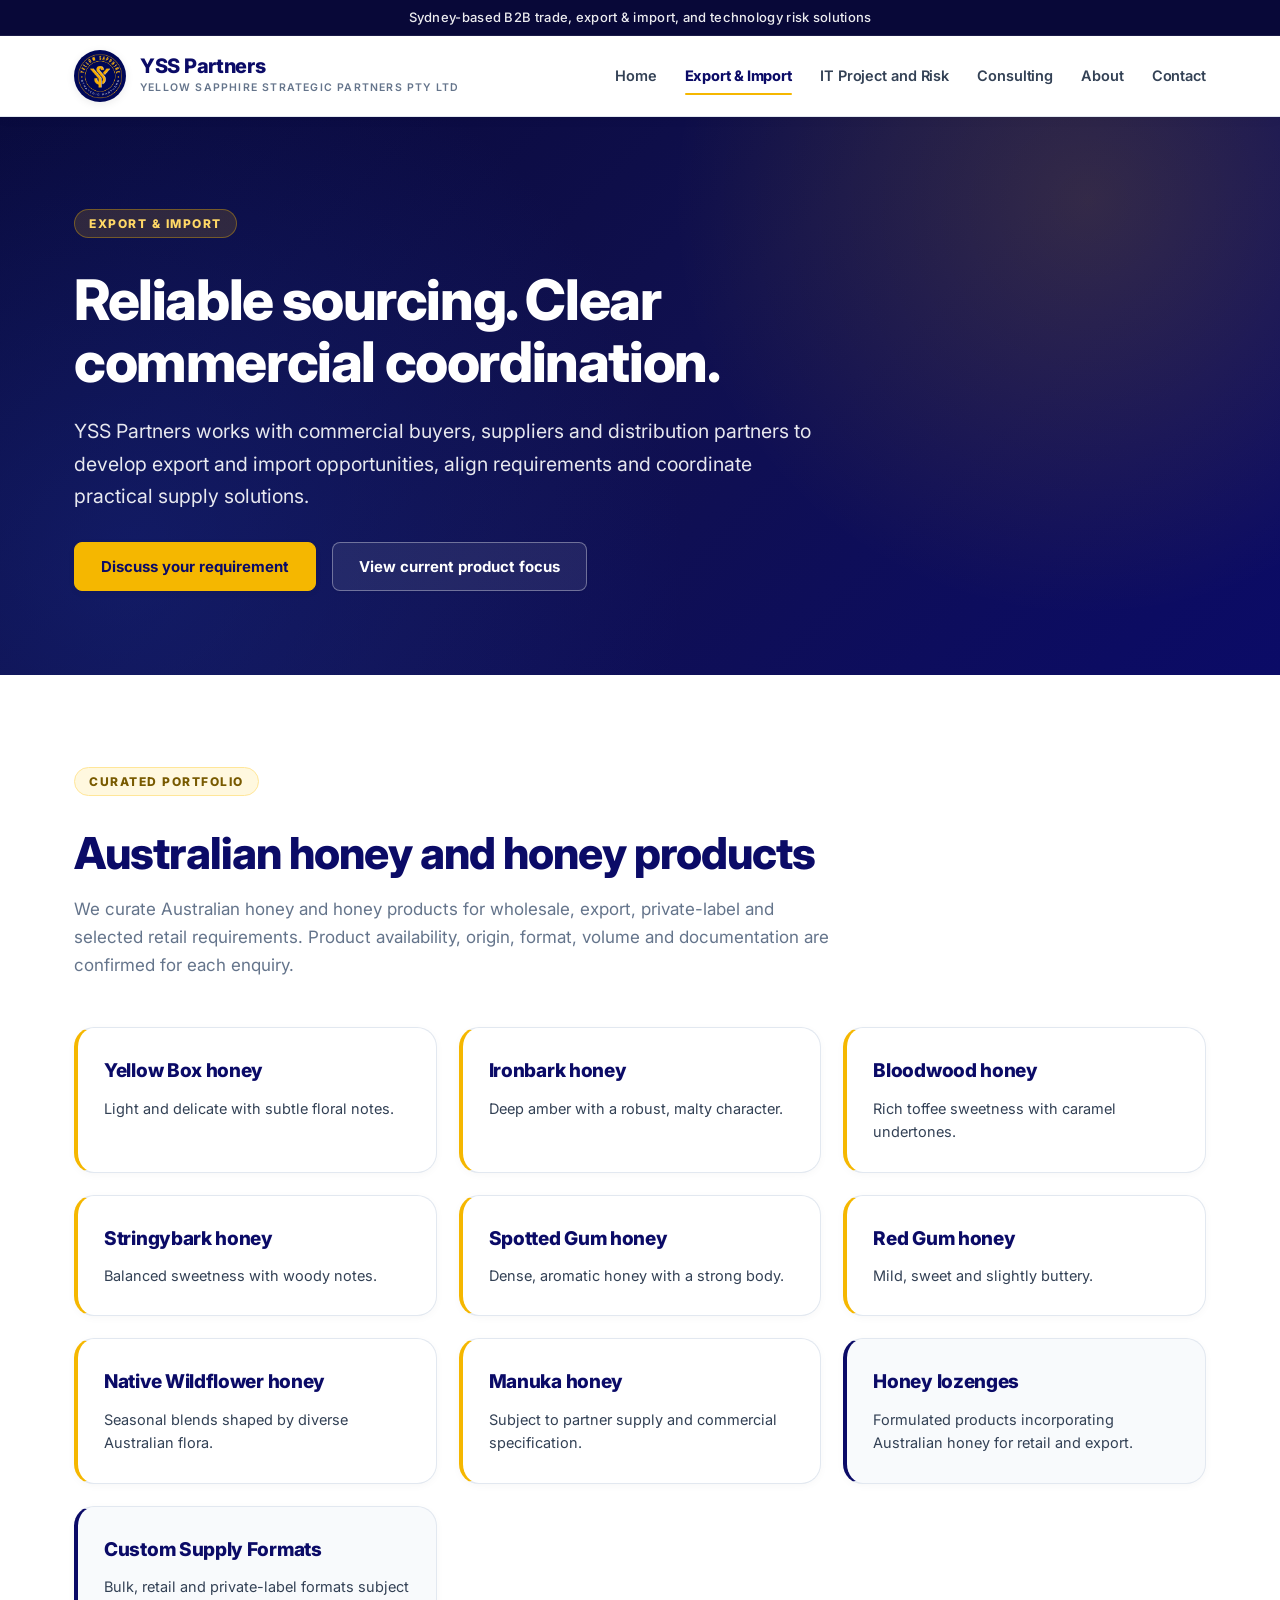
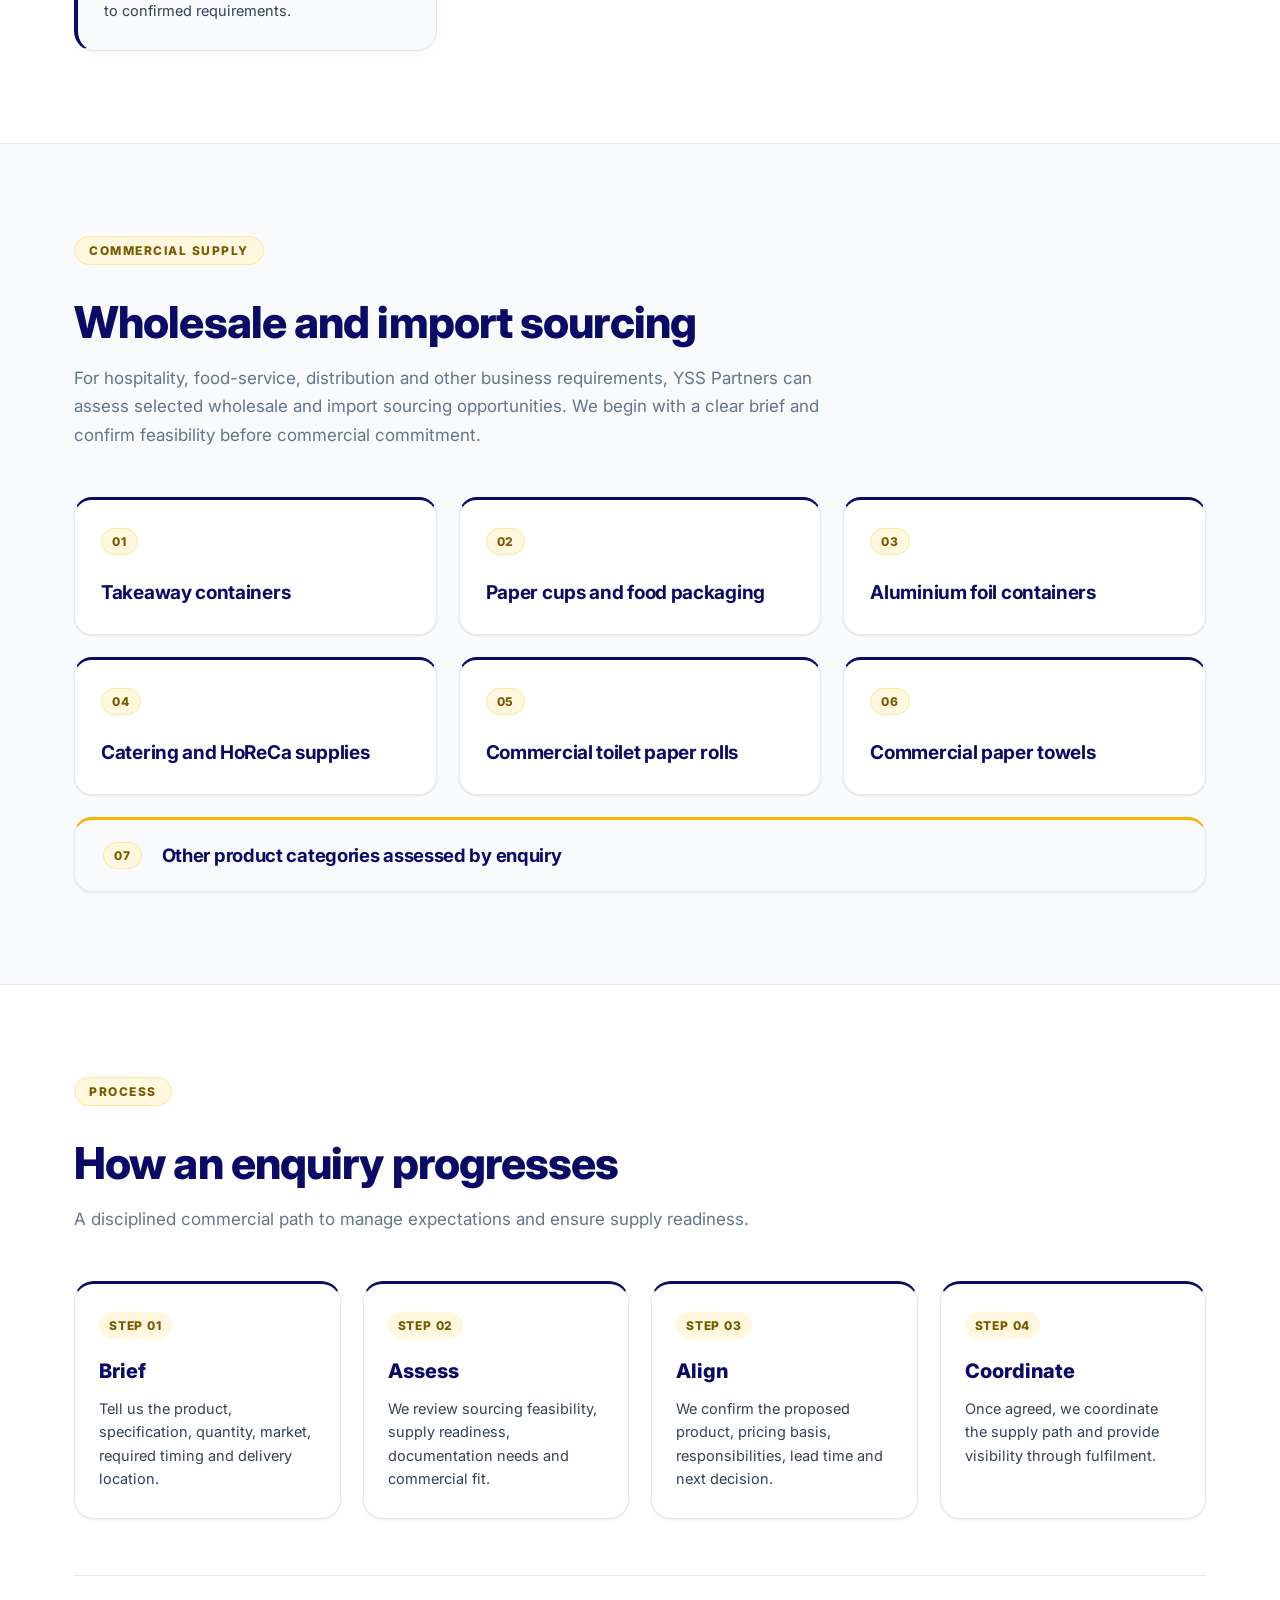
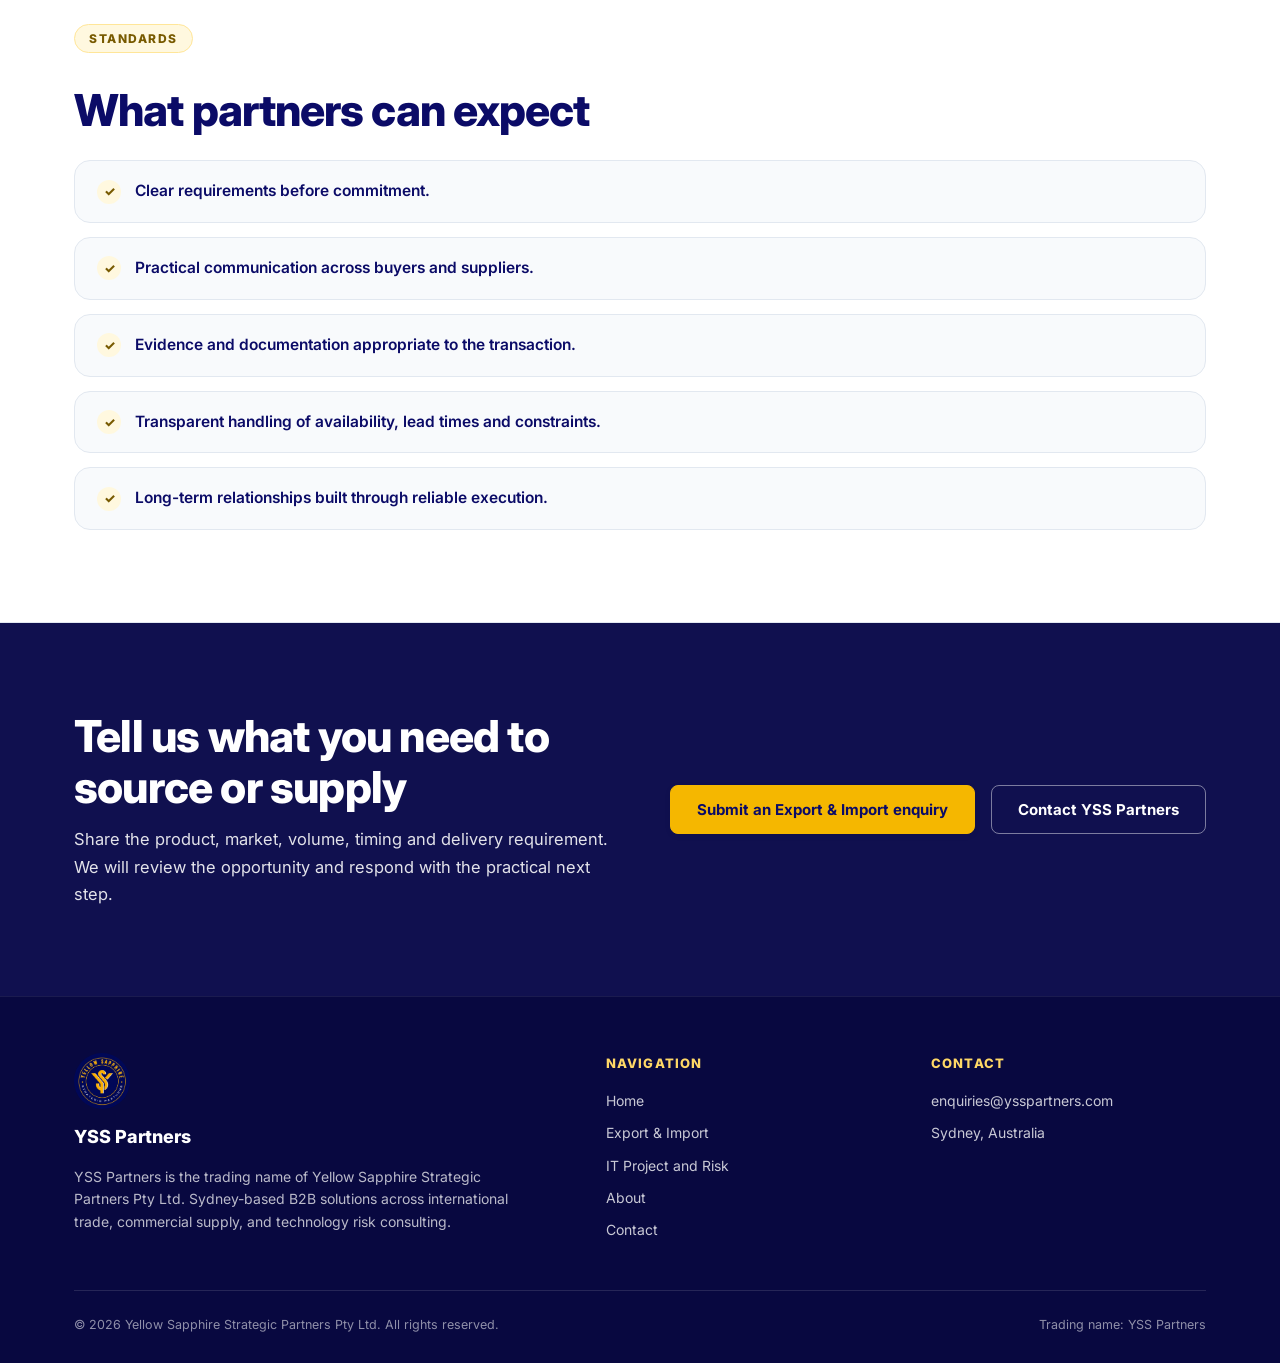
<file: export-import.html>
<!DOCTYPE html>
<html lang="en">
<head>
  <meta charset="UTF-8" />
  <meta name="viewport" content="width=device-width, initial-scale=1.0" />
  <title>Export &amp; Import | YSS Partners | Reliable Sourcing &amp; Commercial Coordination</title>
  <meta name="description" content="YSS Partners works with commercial buyers, suppliers and distribution partners to develop export and import opportunities across Australian honey and selected business supplies." />
  <link rel="icon" type="image/png" href="assets/images/yssp-logo.png" />
  <link rel="preconnect" href="https://fonts.googleapis.com" />
  <link rel="preconnect" href="https://fonts.gstatic.com" crossorigin />
  <link href="https://fonts.googleapis.com/css2?family=Inter:wght@400;500;600;700;800&display=swap" rel="stylesheet" />
  <link rel="stylesheet" href="assets/css/styles.css" />
</head>
<body>

  <!-- Primary Site Header (Sticky with Top Announcement Bar) -->
  <header class="site-header">
    <!-- Top Announcement Bar -->
    <div class="topbar">
      Sydney-based B2B trade, export &amp; import, and technology risk solutions
    </div>

    <div class="container nav-container">
      <a class="brand" href="index.html" aria-label="YSS Partners Home">
        <img src="assets/images/yssp-logo.png" alt="YSS Partners circular emblem" class="brand-logo" width="52" height="52" />
        <div class="brand-text">
          <span class="brand-title">YSS Partners</span>
          <span class="brand-subtitle">Yellow Sapphire Strategic Partners Pty Ltd</span>
        </div>
      </a>

      <button class="mobile-toggle" id="mobileMenuBtn" aria-label="Toggle navigation menu" aria-expanded="false" aria-controls="primaryNav">
        <span aria-hidden="true">&#9776;</span>
      </button>

      <!-- Primary Navigation (Exactly 5 Items) -->
      <nav class="primary-nav" id="primaryNav" aria-label="Main Navigation">
        <a href="index.html">Home</a>
        <a href="export-import.html" class="active" aria-current="page">Export &amp; Import</a>
        <a href="it-project-risk.html">IT Project and Risk</a>
        <a href="consulting.html">Consulting</a>
        <a href="about.html">About</a>
        <a href="contact.html">Contact</a>
      </nav>
    </div>
  </header>

  <main id="main-content">
    <!-- SECTION 01 — HERO -->
    <section class="export-hero" aria-labelledby="export-hero-headline">
      <div class="container">
        <div class="eyebrow">Export &amp; Import</div>
        <h1 id="export-hero-headline">Reliable sourcing. Clear commercial coordination.</h1>
        <p>YSS Partners works with commercial buyers, suppliers and distribution partners to develop export and import opportunities, align requirements and coordinate practical supply solutions.</p>
        <div class="hero-actions">
          <a href="contact.html?enquiry=export-import" class="btn btn-primary">Discuss your requirement</a>
          <a href="#honey-products" class="btn btn-secondary">View current product focus</a>
        </div>
      </div>
    </section>

    <!-- SECTION 02 — AUSTRALIAN HONEY AND HONEY PRODUCTS -->
    <section class="content-section" id="honey-products" aria-labelledby="honey-heading">
      <div class="container">
        <div class="section-head">
          <div class="eyebrow" style="color:var(--navy);">Curated Portfolio</div>
          <h2 id="honey-heading">Australian honey and honey products</h2>
          <p>We curate Australian honey and honey products for wholesale, export, private-label and selected retail requirements. Product availability, origin, format, volume and documentation are confirmed for each enquiry.</p>
        </div>

        <div class="honey-grid">
          <article class="honey-card">
            <h3>Yellow Box honey</h3>
            <p>Light and delicate with subtle floral notes.</p>
          </article>

          <article class="honey-card">
            <h3>Ironbark honey</h3>
            <p>Deep amber with a robust, malty character.</p>
          </article>

          <article class="honey-card">
            <h3>Bloodwood honey</h3>
            <p>Rich toffee sweetness with caramel undertones.</p>
          </article>

          <article class="honey-card">
            <h3>Stringybark honey</h3>
            <p>Balanced sweetness with woody notes.</p>
          </article>

          <article class="honey-card">
            <h3>Spotted Gum honey</h3>
            <p>Dense, aromatic honey with a strong body.</p>
          </article>

          <article class="honey-card">
            <h3>Red Gum honey</h3>
            <p>Mild, sweet and slightly buttery.</p>
          </article>

          <article class="honey-card">
            <h3>Native Wildflower honey</h3>
            <p>Seasonal blends shaped by diverse Australian flora.</p>
          </article>

          <article class="honey-card">
            <h3>Manuka honey</h3>
            <p>Subject to partner supply and commercial specification.</p>
          </article>

          <article class="honey-card format-card">
            <h3>Honey lozenges</h3>
            <p>Formulated products incorporating Australian honey for retail and export.</p>
          </article>

          <article class="honey-card format-card">
            <h3>Custom Supply Formats</h3>
            <p>Bulk, retail and private-label formats subject to confirmed requirements.</p>
          </article>
        </div>
      </div>
    </section>

    <!-- SECTION 03 — WHOLESALE AND IMPORT SOURCING -->
    <section class="content-section soft-bg" id="wholesale-sourcing" aria-labelledby="sourcing-heading">
      <div class="container">
        <div class="section-head">
          <div class="eyebrow" style="color:var(--navy);">Commercial Supply</div>
          <h2 id="sourcing-heading">Wholesale and import sourcing</h2>
          <p>For hospitality, food-service, distribution and other business requirements, YSS Partners can assess selected wholesale and import sourcing opportunities. We begin with a clear brief and confirm feasibility before commercial commitment.</p>
        </div>

        <div class="sourcing-grid">
          <article class="sourcing-card">
            <span class="sourcing-card-num">01</span>
            <h3>Takeaway containers</h3>
          </article>

          <article class="sourcing-card">
            <span class="sourcing-card-num">02</span>
            <h3>Paper cups and food packaging</h3>
          </article>

          <article class="sourcing-card">
            <span class="sourcing-card-num">03</span>
            <h3>Aluminium foil containers</h3>
          </article>

          <article class="sourcing-card">
            <span class="sourcing-card-num">04</span>
            <h3>Catering and HoReCa supplies</h3>
          </article>

          <article class="sourcing-card">
            <span class="sourcing-card-num">05</span>
            <h3>Commercial toilet paper rolls</h3>
          </article>

          <article class="sourcing-card">
            <span class="sourcing-card-num">06</span>
            <h3>Commercial paper towels</h3>
          </article>

          <article class="sourcing-card full-col">
            <span class="sourcing-card-num">07</span>
            <h3>Other product categories assessed by enquiry</h3>
          </article>
        </div>
      </div>
    </section>

    <!-- SECTION 04 & 05 — HOW AN ENQUIRY PROGRESSES & WHAT PARTNERS CAN EXPECT -->
    <section class="content-section" id="process" aria-labelledby="process-heading">
      <div class="container">
        <div class="section-head">
          <div class="eyebrow" style="color:var(--navy);">Process</div>
          <h2 id="process-heading">How an enquiry progresses</h2>
          <p>A disciplined commercial path to manage expectations and ensure supply readiness.</p>
        </div>

        <div class="enquiry-steps-grid">
          <article class="enquiry-step-card">
            <span class="enquiry-step-num">Step 01</span>
            <h3>Brief</h3>
            <p>Tell us the product, specification, quantity, market, required timing and delivery location.</p>
          </article>

          <article class="enquiry-step-card">
            <span class="enquiry-step-num">Step 02</span>
            <h3>Assess</h3>
            <p>We review sourcing feasibility, supply readiness, documentation needs and commercial fit.</p>
          </article>

          <article class="enquiry-step-card">
            <span class="enquiry-step-num">Step 03</span>
            <h3>Align</h3>
            <p>We confirm the proposed product, pricing basis, responsibilities, lead time and next decision.</p>
          </article>

          <article class="enquiry-step-card">
            <span class="enquiry-step-num">Step 04</span>
            <h3>Coordinate</h3>
            <p>Once agreed, we coordinate the supply path and provide visibility through fulfilment.</p>
          </article>
        </div>

        <!-- SECTION 05 — WHAT PARTNERS CAN EXPECT -->
        <div class="standards-container" aria-labelledby="standards-heading">
          <div class="section-head" style="margin-bottom:24px;">
            <div class="eyebrow" style="color:var(--navy);">Standards</div>
            <h2 id="standards-heading">What partners can expect</h2>
          </div>

          <div class="standards-list">
            <div class="standard-item">
              <span class="standard-check" aria-hidden="true">&#10003;</span>
              <span>Clear requirements before commitment.</span>
            </div>

            <div class="standard-item">
              <span class="standard-check" aria-hidden="true">&#10003;</span>
              <span>Practical communication across buyers and suppliers.</span>
            </div>

            <div class="standard-item">
              <span class="standard-check" aria-hidden="true">&#10003;</span>
              <span>Evidence and documentation appropriate to the transaction.</span>
            </div>

            <div class="standard-item">
              <span class="standard-check" aria-hidden="true">&#10003;</span>
              <span>Transparent handling of availability, lead times and constraints.</span>
            </div>

            <div class="standard-item">
              <span class="standard-check" aria-hidden="true">&#10003;</span>
              <span>Long-term relationships built through reliable execution.</span>
            </div>
          </div>
        </div>

      </div>
    </section>

    <!-- SECTION 06 — CLOSING CALL TO ACTION -->
    <section class="cta-banner" aria-labelledby="export-cta-heading">
      <div class="container cta-flex">
        <div class="cta-copy">
          <h2 id="export-cta-heading">Tell us what you need to source or supply</h2>
          <p>Share the product, market, volume, timing and delivery requirement. We will review the opportunity and respond with the practical next step.</p>
        </div>
        <div class="cta-buttons">
          <a href="contact.html?enquiry=export-import" class="btn btn-primary">Submit an Export &amp; Import enquiry</a>
          <a href="contact.html" class="btn btn-secondary">Contact YSS Partners</a>
        </div>
      </div>
    </section>
  </main>

  <!-- Site Footer -->
  <footer class="site-footer">
    <div class="container">
      <div class="footer-grid">
        <div class="footer-brand">
          <img src="assets/images/yssp-logo.png" alt="YSS Partners emblem" class="footer-logo" width="56" height="56" />
          <h3>YSS Partners</h3>
          <p>YSS Partners is the trading name of Yellow Sapphire Strategic Partners Pty Ltd. Sydney-based B2B solutions across international trade, commercial supply, and technology risk consulting.</p>
        </div>

        <div class="footer-col">
          <h4>Navigation</h4>
          <nav aria-label="Footer Navigation">
            <a href="index.html">Home</a>
            <a href="export-import.html">Export &amp; Import</a>
            <a href="it-project-risk.html">IT Project and Risk</a>
            <a href="about.html">About</a>
            <a href="contact.html">Contact</a>
          </nav>
        </div>

        <div class="footer-col">
          <h4>Contact</h4>
          <nav aria-label="Contact Information">
            <a href="mailto:enquiries@ysspartners.com">enquiries@ysspartners.com</a>
            <span>Sydney, Australia</span>
          </nav>
        </div>
      </div>

      <div class="footer-bottom">
        <span>&copy; 2026 Yellow Sapphire Strategic Partners Pty Ltd. All rights reserved.</span>
        <span>Trading name: YSS Partners</span>
      </div>
    </div>
  </footer>

  <script>
    // Keep page content perfectly positioned below fixed header
    function syncHeaderHeight() {
      const header = document.querySelector('header.site-header');
      if (header) {
        document.documentElement.style.setProperty('--header-height', header.offsetHeight + 'px');
      }
    }
    syncHeaderHeight();
    window.addEventListener('resize', syncHeaderHeight);
    window.addEventListener('orientationchange', syncHeaderHeight);

    const mobileBtn = document.getElementById('mobileMenuBtn');
    const primaryNav = document.getElementById('primaryNav');
    if (mobileBtn && primaryNav) {
      mobileBtn.addEventListener('click', function (e) {
        e.stopPropagation();
        const isOpen = primaryNav.classList.toggle('is-open');
        mobileBtn.setAttribute('aria-expanded', isOpen ? 'true' : 'false');
      });

      // Close menu when clicking any nav link
      primaryNav.querySelectorAll('a').forEach(function (link) {
        link.addEventListener('click', function () {
          primaryNav.classList.remove('is-open');
          mobileBtn.setAttribute('aria-expanded', 'false');
        });
      });

      // Close menu when clicking outside
      document.addEventListener('click', function (e) {
        if (!primaryNav.contains(e.target) && !mobileBtn.contains(e.target)) {
          primaryNav.classList.remove('is-open');
          mobileBtn.setAttribute('aria-expanded', 'false');
        }
      });

      // Close menu on Escape key
      document.addEventListener('keydown', function (e) {
        if (e.key === 'Escape' && primaryNav.classList.contains('is-open')) {
          primaryNav.classList.remove('is-open');
          mobileBtn.setAttribute('aria-expanded', 'false');
          mobileBtn.focus();
        }
      });
    }
  </script>
</body>
</html>
</file>
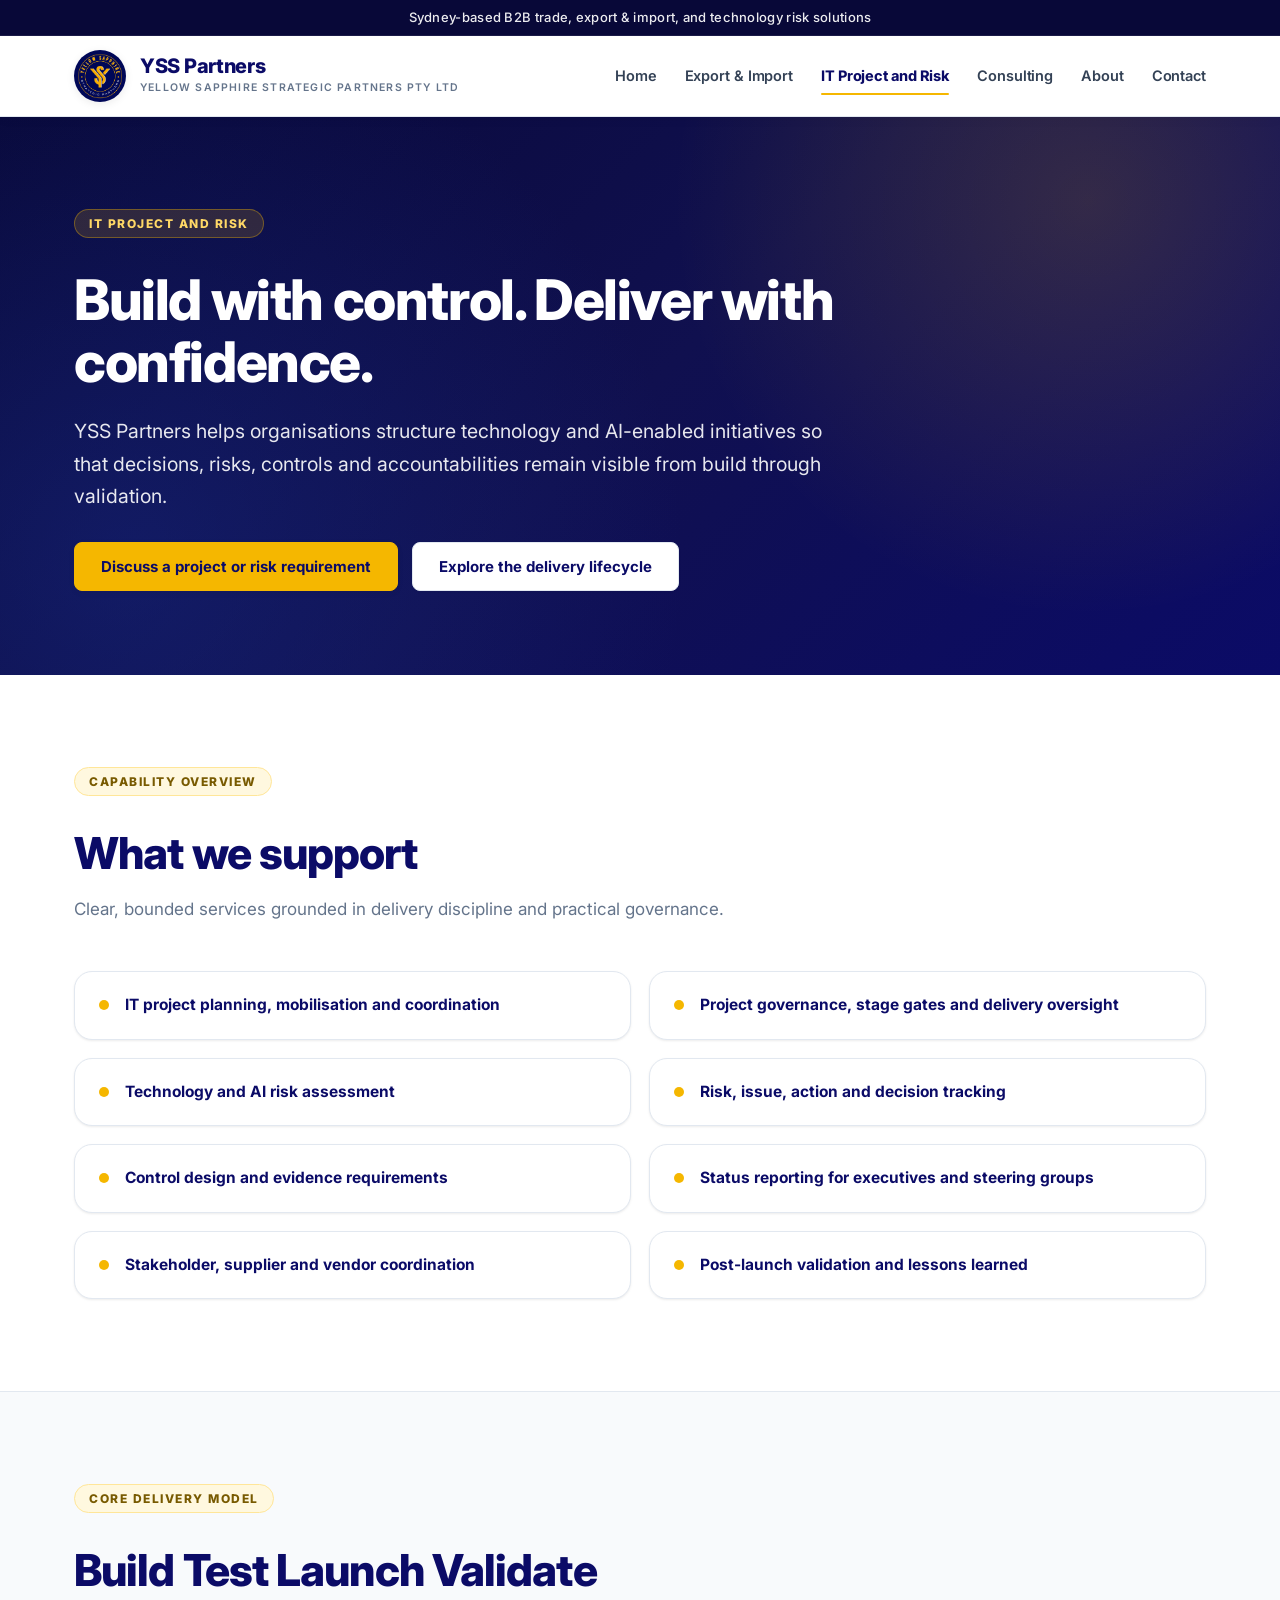
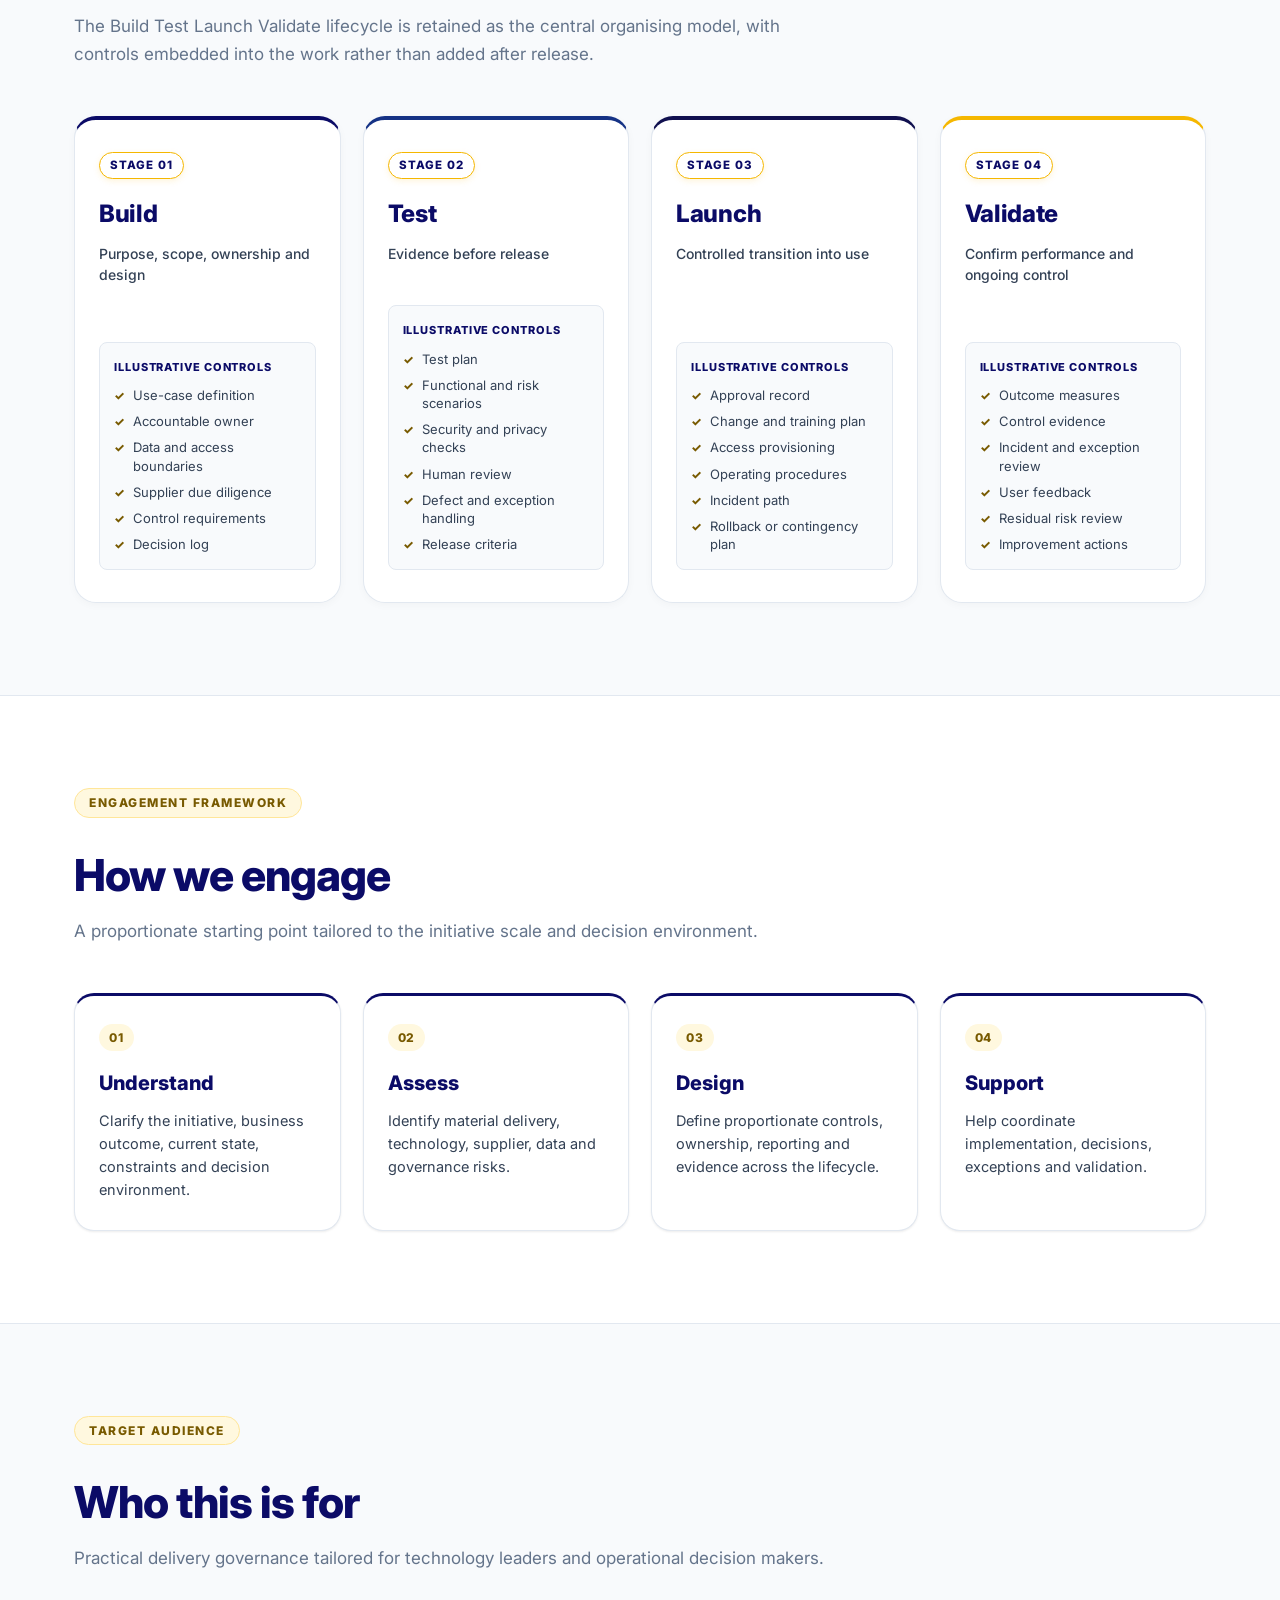
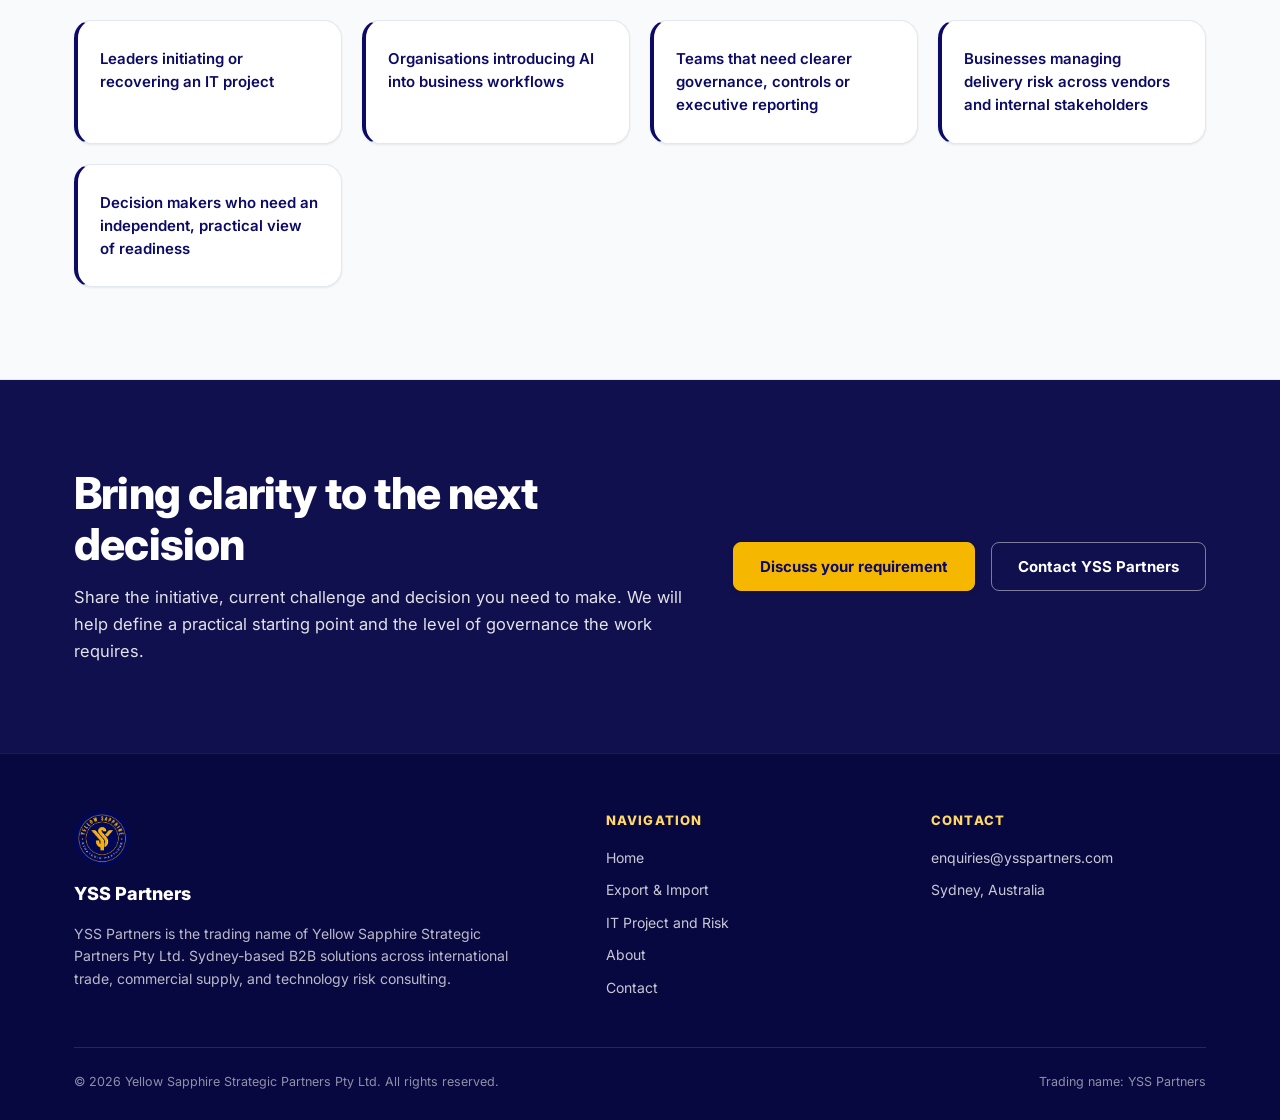
<file: it-project-risk.html>
<!DOCTYPE html>
<html lang="en">
<head>
  <meta charset="UTF-8" />
  <meta name="viewport" content="width=device-width, initial-scale=1.0" />
  <title>IT Project and Risk | YSS Partners | Build with Control. Deliver with Confidence.</title>
  <meta name="description" content="YSS Partners helps organisations structure technology and AI-enabled initiatives so that decisions, risks, controls and accountabilities remain visible from build through validation." />
  <link rel="icon" type="image/png" href="assets/images/yssp-logo.png" />
  <link rel="preconnect" href="https://fonts.googleapis.com" />
  <link rel="preconnect" href="https://fonts.gstatic.com" />
  <link href="https://fonts.googleapis.com/css2?family=Inter:wght@400;500;600;700;800&display=swap" rel="stylesheet" />
  <link rel="stylesheet" href="assets/css/styles.css" />
</head>
<body>

  <!-- Primary Site Header (Sticky with Top Announcement Bar) -->
  <header class="site-header">
    <!-- Top Announcement Bar -->
    <div class="topbar">
      Sydney-based B2B trade, export &amp; import, and technology risk solutions
    </div>

    <div class="container nav-container">
      <a class="brand" href="index.html" aria-label="YSS Partners Home">
        <img src="assets/images/yssp-logo.png" alt="YSS Partners circular emblem" class="brand-logo" width="52" height="52" />
        <div class="brand-text">
          <span class="brand-title">YSS Partners</span>
          <span class="brand-subtitle">Yellow Sapphire Strategic Partners Pty Ltd</span>
        </div>
      </a>

      <button class="mobile-toggle" id="mobileMenuBtn" aria-label="Toggle navigation menu" aria-expanded="false" aria-controls="primaryNav">
        <span aria-hidden="true">☰</span>
      </button>

      <!-- Primary Navigation (Exactly 5 Items) -->
      <nav class="primary-nav" id="primaryNav" aria-label="Main Navigation">
        <a href="index.html">Home</a>
        <a href="export-import.html">Export &amp; Import</a>
        <a href="it-project-risk.html" class="active" aria-current="page">IT Project and Risk</a>
        <a href="consulting.html">Consulting</a>
        <a href="about.html">About</a>
        <a href="contact.html">Contact</a>
      </nav>
    </div>
  </header>

  <main id="main-content">
    <!-- SECTION 01 — HERO -->
    <section class="it-hero" aria-labelledby="it-hero-headline">
      <div class="container">
        <div class="eyebrow">IT Project and Risk</div>
        <h1 id="it-hero-headline">Build with control. Deliver with confidence.</h1>
        <p>YSS Partners helps organisations structure technology and AI-enabled initiatives so that decisions, risks, controls and accountabilities remain visible from build through validation.</p>
        <div style="display:flex; flex-wrap:wrap; gap:14px; margin-top:28px;">
          <a href="contact.html?enquiry=it-project-risk" class="btn btn-primary">Discuss a project or risk requirement</a>
          <a href="#delivery-lifecycle" class="btn btn-secondary">Explore the delivery lifecycle</a>
        </div>
      </div>
    </section>

    <!-- SECTION 02 — WHAT WE SUPPORT -->
    <section class="content-section" aria-labelledby="support-heading">
      <div class="container">
        <div class="section-head">
          <div class="eyebrow" style="color:var(--navy);">Capability Overview</div>
          <h2 id="support-heading">What we support</h2>
          <p>Clear, bounded services grounded in delivery discipline and practical governance.</p>
        </div>

        <div class="it-support-grid">
          <div class="it-support-card">
            <span class="it-support-indicator" aria-hidden="true"></span>
            <h3>IT project planning, mobilisation and coordination</h3>
          </div>
          <div class="it-support-card">
            <span class="it-support-indicator" aria-hidden="true"></span>
            <h3>Project governance, stage gates and delivery oversight</h3>
          </div>
          <div class="it-support-card">
            <span class="it-support-indicator" aria-hidden="true"></span>
            <h3>Technology and AI risk assessment</h3>
          </div>
          <div class="it-support-card">
            <span class="it-support-indicator" aria-hidden="true"></span>
            <h3>Risk, issue, action and decision tracking</h3>
          </div>
          <div class="it-support-card">
            <span class="it-support-indicator" aria-hidden="true"></span>
            <h3>Control design and evidence requirements</h3>
          </div>
          <div class="it-support-card">
            <span class="it-support-indicator" aria-hidden="true"></span>
            <h3>Status reporting for executives and steering groups</h3>
          </div>
          <div class="it-support-card">
            <span class="it-support-indicator" aria-hidden="true"></span>
            <h3>Stakeholder, supplier and vendor coordination</h3>
          </div>
          <div class="it-support-card">
            <span class="it-support-indicator" aria-hidden="true"></span>
            <h3>Post-launch validation and lessons learned</h3>
          </div>
        </div>
      </div>
    </section>

    <!-- SECTION 03 — BUILD TEST LAUNCH VALIDATE (CORE DELIVERY LIFECYCLE) -->
    <section class="content-section" id="delivery-lifecycle" style="background:var(--soft); border-top:1px solid var(--line); border-bottom:1px solid var(--line);" aria-labelledby="lifecycle-heading">
      <div class="container">
        <div class="section-head">
          <div class="eyebrow" style="color:var(--navy);">Core Delivery Model</div>
          <h2 id="lifecycle-heading">Build Test Launch Validate</h2>
          <p>The Build Test Launch Validate lifecycle is retained as the central organising model, with controls embedded into the work rather than added after release.</p>
        </div>

        <div class="lifecycle-grid">
          <!-- Stage 01: Build -->
          <div class="lifecycle-card">
            <span class="lifecycle-stage-badge">Stage 01</span>
            <h3>Build</h3>
            <p class="lifecycle-focus">Purpose, scope, ownership and design</p>
            <div class="lifecycle-controls-box">
              <h4>Illustrative Controls</h4>
              <ul class="controls-list">
                <li><span class="controls-bullet">✓</span> Use-case definition</li>
                <li><span class="controls-bullet">✓</span> Accountable owner</li>
                <li><span class="controls-bullet">✓</span> Data and access boundaries</li>
                <li><span class="controls-bullet">✓</span> Supplier due diligence</li>
                <li><span class="controls-bullet">✓</span> Control requirements</li>
                <li><span class="controls-bullet">✓</span> Decision log</li>
              </ul>
            </div>
          </div>

          <!-- Stage 02: Test -->
          <div class="lifecycle-card">
            <span class="lifecycle-stage-badge">Stage 02</span>
            <h3>Test</h3>
            <p class="lifecycle-focus">Evidence before release</p>
            <div class="lifecycle-controls-box">
              <h4>Illustrative Controls</h4>
              <ul class="controls-list">
                <li><span class="controls-bullet">✓</span> Test plan</li>
                <li><span class="controls-bullet">✓</span> Functional and risk scenarios</li>
                <li><span class="controls-bullet">✓</span> Security and privacy checks</li>
                <li><span class="controls-bullet">✓</span> Human review</li>
                <li><span class="controls-bullet">✓</span> Defect and exception handling</li>
                <li><span class="controls-bullet">✓</span> Release criteria</li>
              </ul>
            </div>
          </div>

          <!-- Stage 03: Launch -->
          <div class="lifecycle-card">
            <span class="lifecycle-stage-badge">Stage 03</span>
            <h3>Launch</h3>
            <p class="lifecycle-focus">Controlled transition into use</p>
            <div class="lifecycle-controls-box">
              <h4>Illustrative Controls</h4>
              <ul class="controls-list">
                <li><span class="controls-bullet">✓</span> Approval record</li>
                <li><span class="controls-bullet">✓</span> Change and training plan</li>
                <li><span class="controls-bullet">✓</span> Access provisioning</li>
                <li><span class="controls-bullet">✓</span> Operating procedures</li>
                <li><span class="controls-bullet">✓</span> Incident path</li>
                <li><span class="controls-bullet">✓</span> Rollback or contingency plan</li>
              </ul>
            </div>
          </div>

          <!-- Stage 04: Validate -->
          <div class="lifecycle-card">
            <span class="lifecycle-stage-badge">Stage 04</span>
            <h3>Validate</h3>
            <p class="lifecycle-focus">Confirm performance and ongoing control</p>
            <div class="lifecycle-controls-box">
              <h4>Illustrative Controls</h4>
              <ul class="controls-list">
                <li><span class="controls-bullet">✓</span> Outcome measures</li>
                <li><span class="controls-bullet">✓</span> Control evidence</li>
                <li><span class="controls-bullet">✓</span> Incident and exception review</li>
                <li><span class="controls-bullet">✓</span> User feedback</li>
                <li><span class="controls-bullet">✓</span> Residual risk review</li>
                <li><span class="controls-bullet">✓</span> Improvement actions</li>
              </ul>
            </div>
          </div>
        </div>
      </div>
    </section>

    <!-- SECTION 04 — HOW WE ENGAGE -->
    <section class="content-section" aria-labelledby="engage-heading">
      <div class="container">
        <div class="section-head">
          <div class="eyebrow" style="color:var(--navy);">Engagement Framework</div>
          <h2 id="engage-heading">How we engage</h2>
          <p>A proportionate starting point tailored to the initiative scale and decision environment.</p>
        </div>

        <div class="it-engage-grid">
          <div class="it-engage-card">
            <span class="it-engage-num">01</span>
            <h3>Understand</h3>
            <p>Clarify the initiative, business outcome, current state, constraints and decision environment.</p>
          </div>
          <div class="it-engage-card">
            <span class="it-engage-num">02</span>
            <h3>Assess</h3>
            <p>Identify material delivery, technology, supplier, data and governance risks.</p>
          </div>
          <div class="it-engage-card">
            <span class="it-engage-num">03</span>
            <h3>Design</h3>
            <p>Define proportionate controls, ownership, reporting and evidence across the lifecycle.</p>
          </div>
          <div class="it-engage-card">
            <span class="it-engage-num">04</span>
            <h3>Support</h3>
            <p>Help coordinate implementation, decisions, exceptions and validation.</p>
          </div>
        </div>
      </div>
    </section>

    <!-- SECTION 05 — WHO THIS IS FOR -->
    <section class="content-section" style="background:var(--soft); border-top:1px solid var(--line);" aria-labelledby="audience-heading">
      <div class="container">
        <div class="section-head">
          <div class="eyebrow" style="color:var(--navy);">Target Audience</div>
          <h2 id="audience-heading">Who this is for</h2>
          <p>Practical delivery governance tailored for technology leaders and operational decision makers.</p>
        </div>

        <div class="it-audience-grid">
          <div class="it-audience-card">
            <p>Leaders initiating or recovering an IT project</p>
          </div>
          <div class="it-audience-card">
            <p>Organisations introducing AI into business workflows</p>
          </div>
          <div class="it-audience-card">
            <p>Teams that need clearer governance, controls or executive reporting</p>
          </div>
          <div class="it-audience-card">
            <p>Businesses managing delivery risk across vendors and internal stakeholders</p>
          </div>
          <div class="it-audience-card">
            <p>Decision makers who need an independent, practical view of readiness</p>
          </div>
        </div>
      </div>
    </section>

    <!-- SECTION 06 — CLOSING CALL TO ACTION -->
    <section class="cta-banner" aria-labelledby="it-cta-heading">
      <div class="container cta-flex">
        <div class="cta-copy">
          <h2 id="it-cta-heading">Bring clarity to the next decision</h2>
          <p>Share the initiative, current challenge and decision you need to make. We will help define a practical starting point and the level of governance the work requires.</p>
        </div>
        <div class="cta-buttons">
          <a href="contact.html?enquiry=it-project-risk" class="btn btn-primary">Discuss your requirement</a>
          <a href="contact.html" class="btn btn-secondary">Contact YSS Partners</a>
        </div>
      </div>
    </section>
  </main>

  <!-- Site Footer -->
  <footer class="site-footer">
    <div class="container">
      <div class="footer-grid">
        <div class="footer-brand">
          <img src="assets/images/yssp-logo.png" alt="YSS Partners circular emblem" class="footer-logo" width="56" height="56" />
          <h3>YSS Partners</h3>
          <p>YSS Partners is the trading name of Yellow Sapphire Strategic Partners Pty Ltd. Sydney-based B2B solutions across international trade, commercial supply, and technology risk consulting.</p>
        </div>

        <div class="footer-col">
          <h4>Navigation</h4>
          <nav aria-label="Footer Navigation">
            <a href="index.html">Home</a>
            <a href="export-import.html">Export &amp; Import</a>
            <a href="it-project-risk.html">IT Project and Risk</a>
            <a href="about.html">About</a>
            <a href="contact.html">Contact</a>
          </nav>
        </div>

        <div class="footer-col">
          <h4>Contact</h4>
          <nav aria-label="Contact Information">
            <a href="mailto:enquiries@ysspartners.com">enquiries@ysspartners.com</a>
            <span>Sydney, Australia</span>
          </nav>
        </div>
      </div>

      <div class="footer-bottom">
        <span>&copy; 2026 Yellow Sapphire Strategic Partners Pty Ltd. All rights reserved.</span>
        <span>Trading name: YSS Partners</span>
      </div>
    </div>
  </footer>

  <script>
    // Keep page content perfectly positioned below fixed header
    function syncHeaderHeight() {
      const header = document.querySelector('header.site-header');
      if (header) {
        document.documentElement.style.setProperty('--header-height', header.offsetHeight + 'px');
      }
    }
    syncHeaderHeight();
    window.addEventListener('resize', syncHeaderHeight);
    window.addEventListener('orientationchange', syncHeaderHeight);

    const mobileBtn = document.getElementById('mobileMenuBtn');
    const primaryNav = document.getElementById('primaryNav');
    if (mobileBtn && primaryNav) {
      mobileBtn.addEventListener('click', function (e) {
        e.stopPropagation();
        const isOpen = primaryNav.classList.toggle('is-open');
        mobileBtn.setAttribute('aria-expanded', isOpen ? 'true' : 'false');
      });

      // Close menu when clicking any nav link
      primaryNav.querySelectorAll('a').forEach(function (link) {
        link.addEventListener('click', function () {
          primaryNav.classList.remove('is-open');
          mobileBtn.setAttribute('aria-expanded', 'false');
        });
      });

      // Close menu when clicking outside
      document.addEventListener('click', function (e) {
        if (!primaryNav.contains(e.target) && !mobileBtn.contains(e.target)) {
          primaryNav.classList.remove('is-open');
          mobileBtn.setAttribute('aria-expanded', 'false');
        }
      });

      // Close menu on Escape key
      document.addEventListener('keydown', function (e) {
        if (e.key === 'Escape' && primaryNav.classList.contains('is-open')) {
          primaryNav.classList.remove('is-open');
          mobileBtn.setAttribute('aria-expanded', 'false');
          mobileBtn.focus();
        }
      });
    }
  </script>
</body>
</html>
</file>
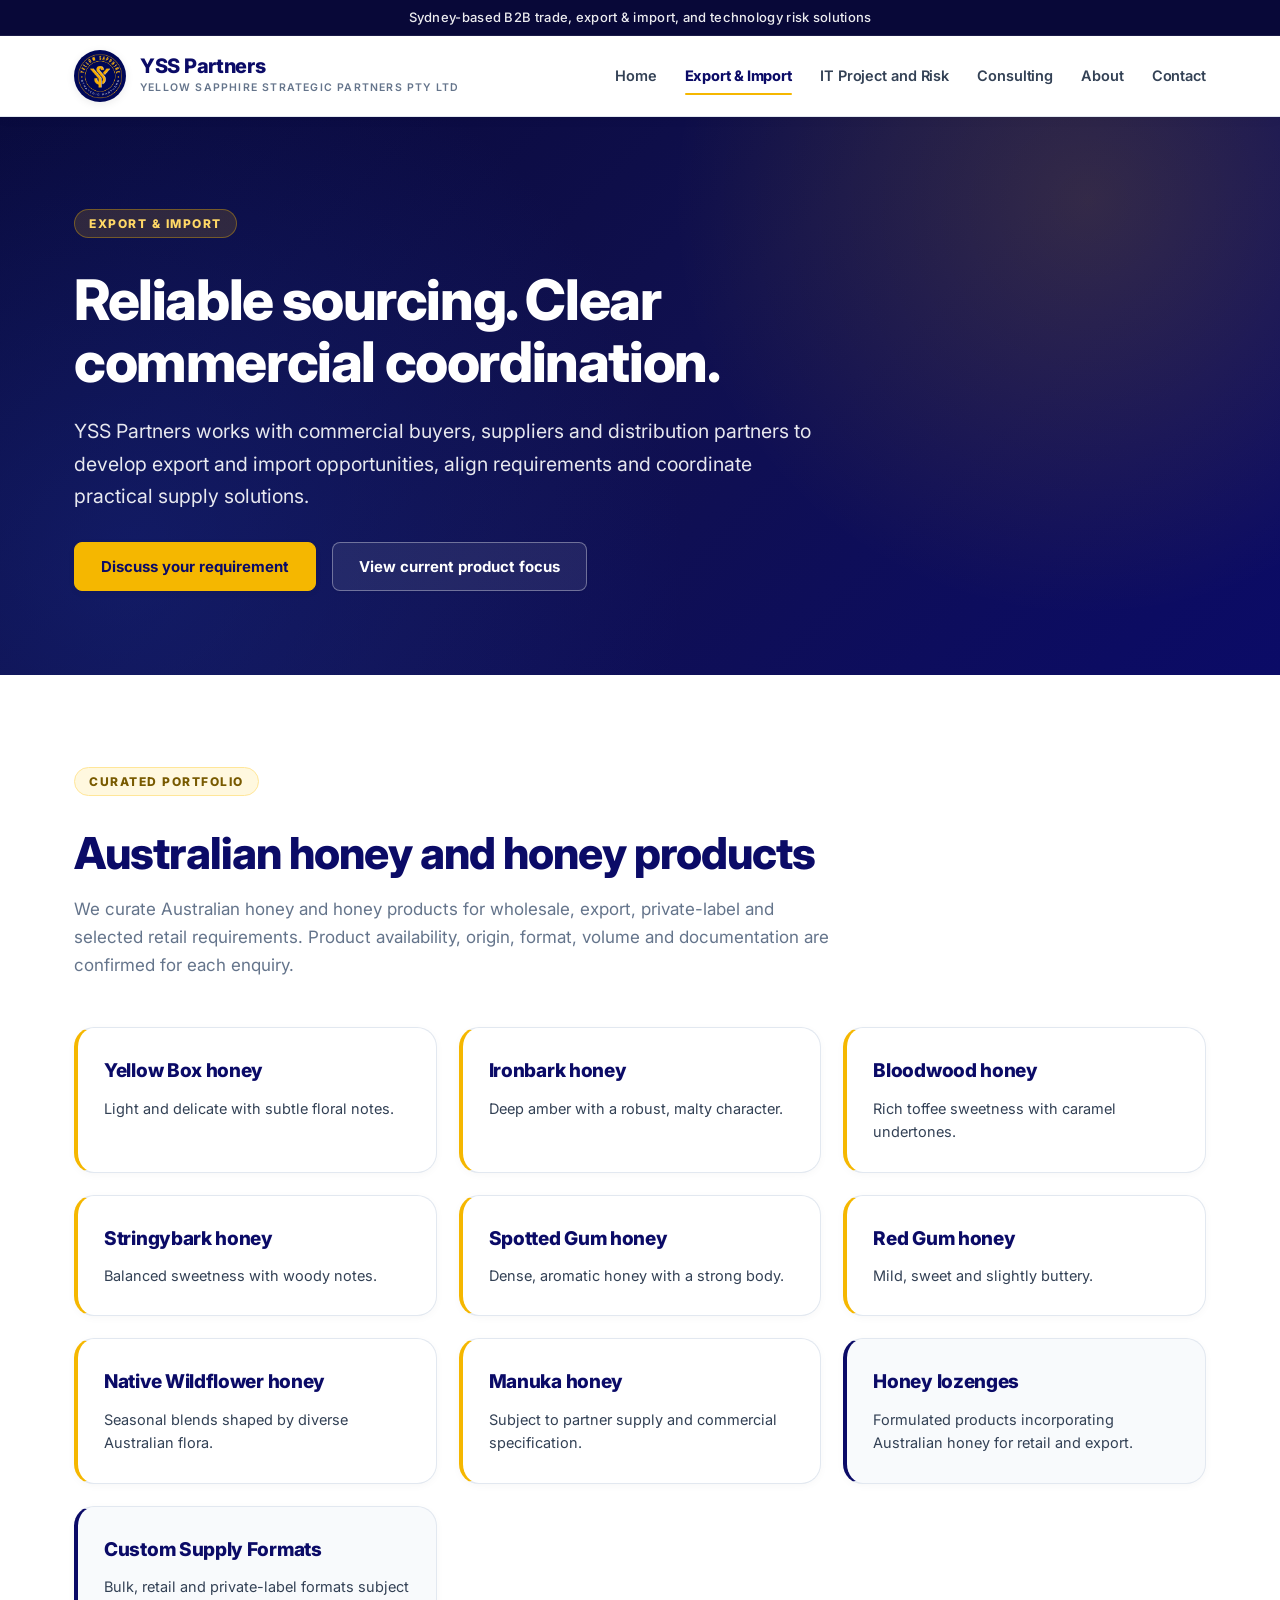
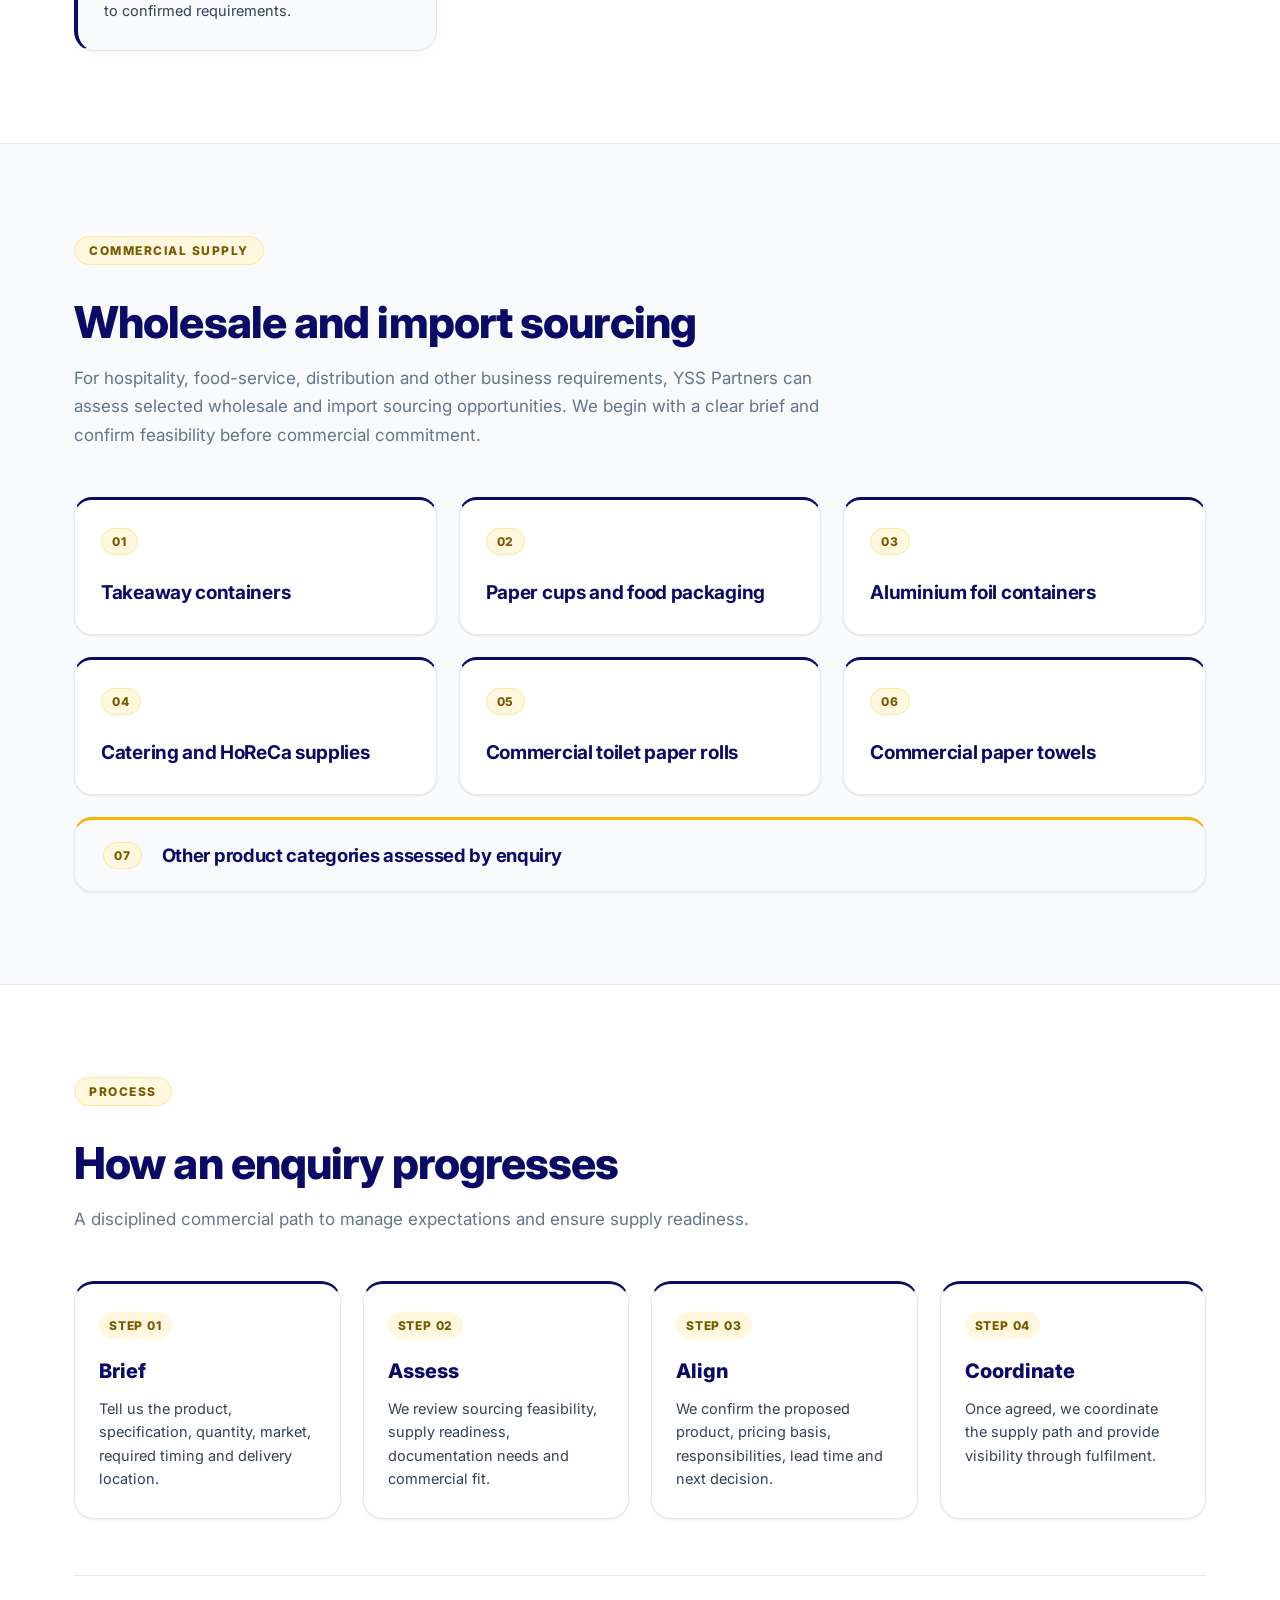
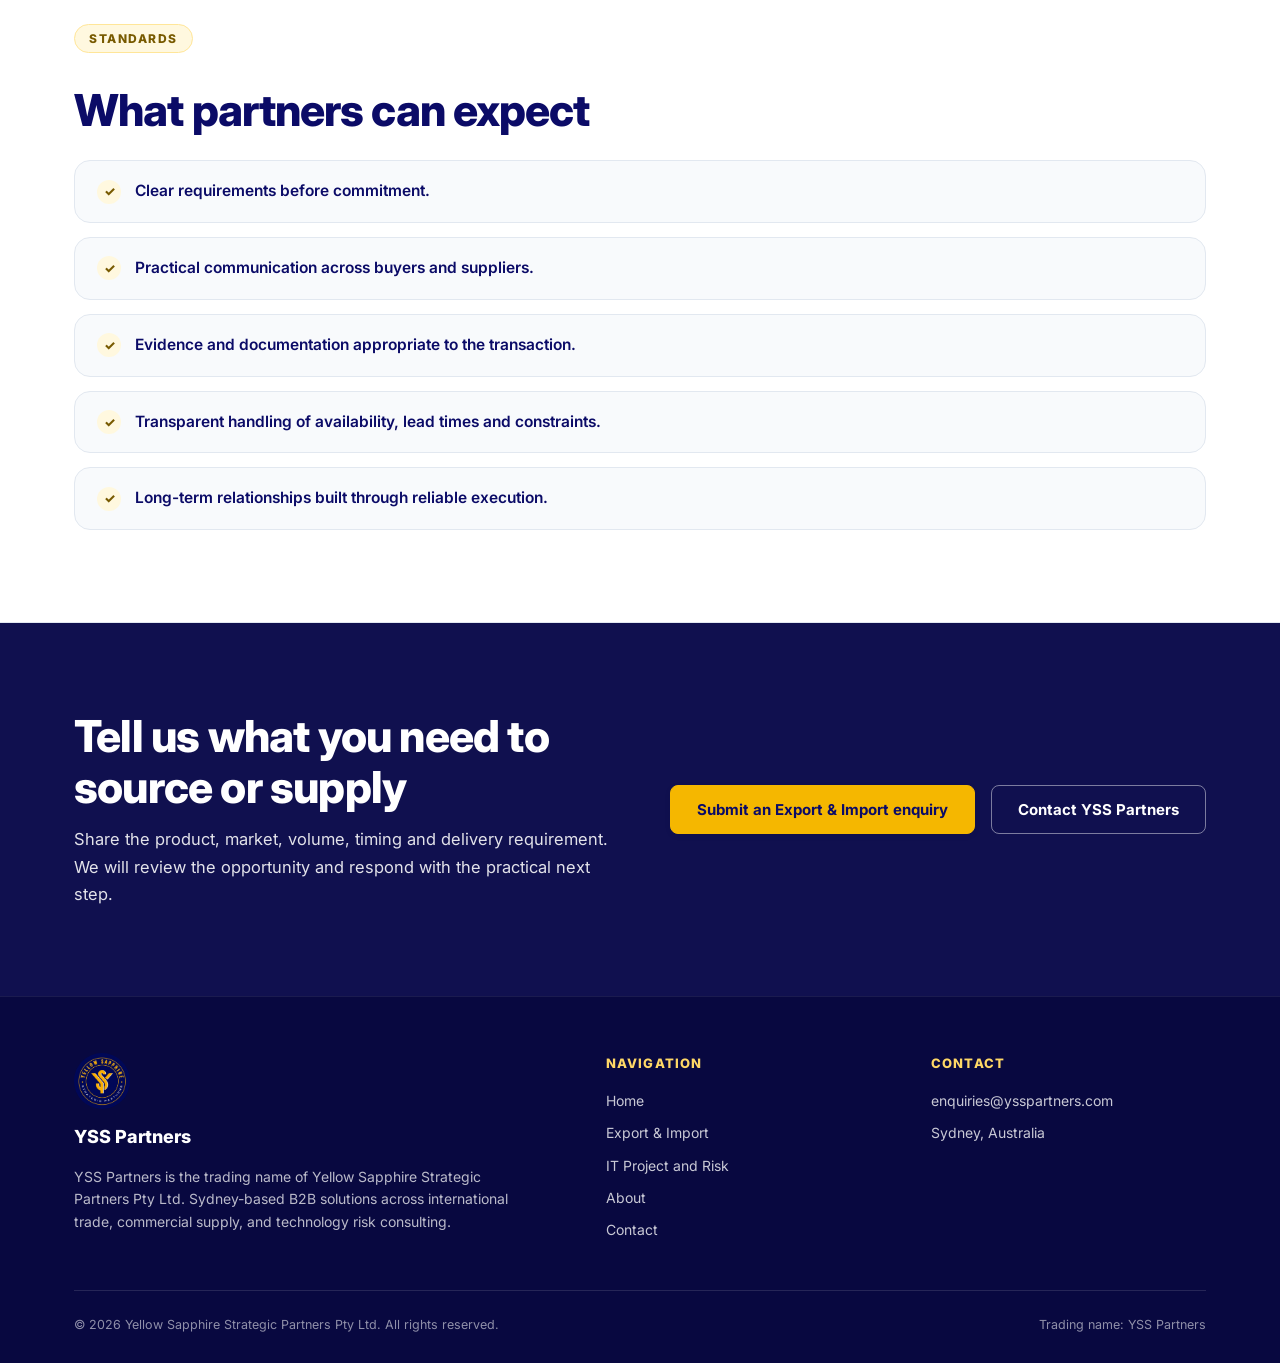
<file: products.html>
<!DOCTYPE html>
<html lang="en">
<head>
  <meta charset="UTF-8" />
  <meta http-equiv="refresh" content="0; url=export-import.html#honey-products" />
  <link rel="canonical" href="export-import.html#honey-products" />
  <title>Redirecting to Products | YSS Partners</title>
  <link rel="stylesheet" href="assets/css/styles.css" />
</head>
<body style="display:flex; align-items:center; justify-content:center; min-height:100vh; text-align:center; padding:20px;">
  <div>
    <h2>Redirecting to Products...</h2>
    <p>Please <a href="export-import.html#honey-products" style="color:var(--navy); font-weight:bold; text-decoration:underline;">click here</a> if you are not automatically redirected.</p>
  </div>
  <script>window.location.replace("export-import.html#honey-products");</script>
</body>
</html>
</file>
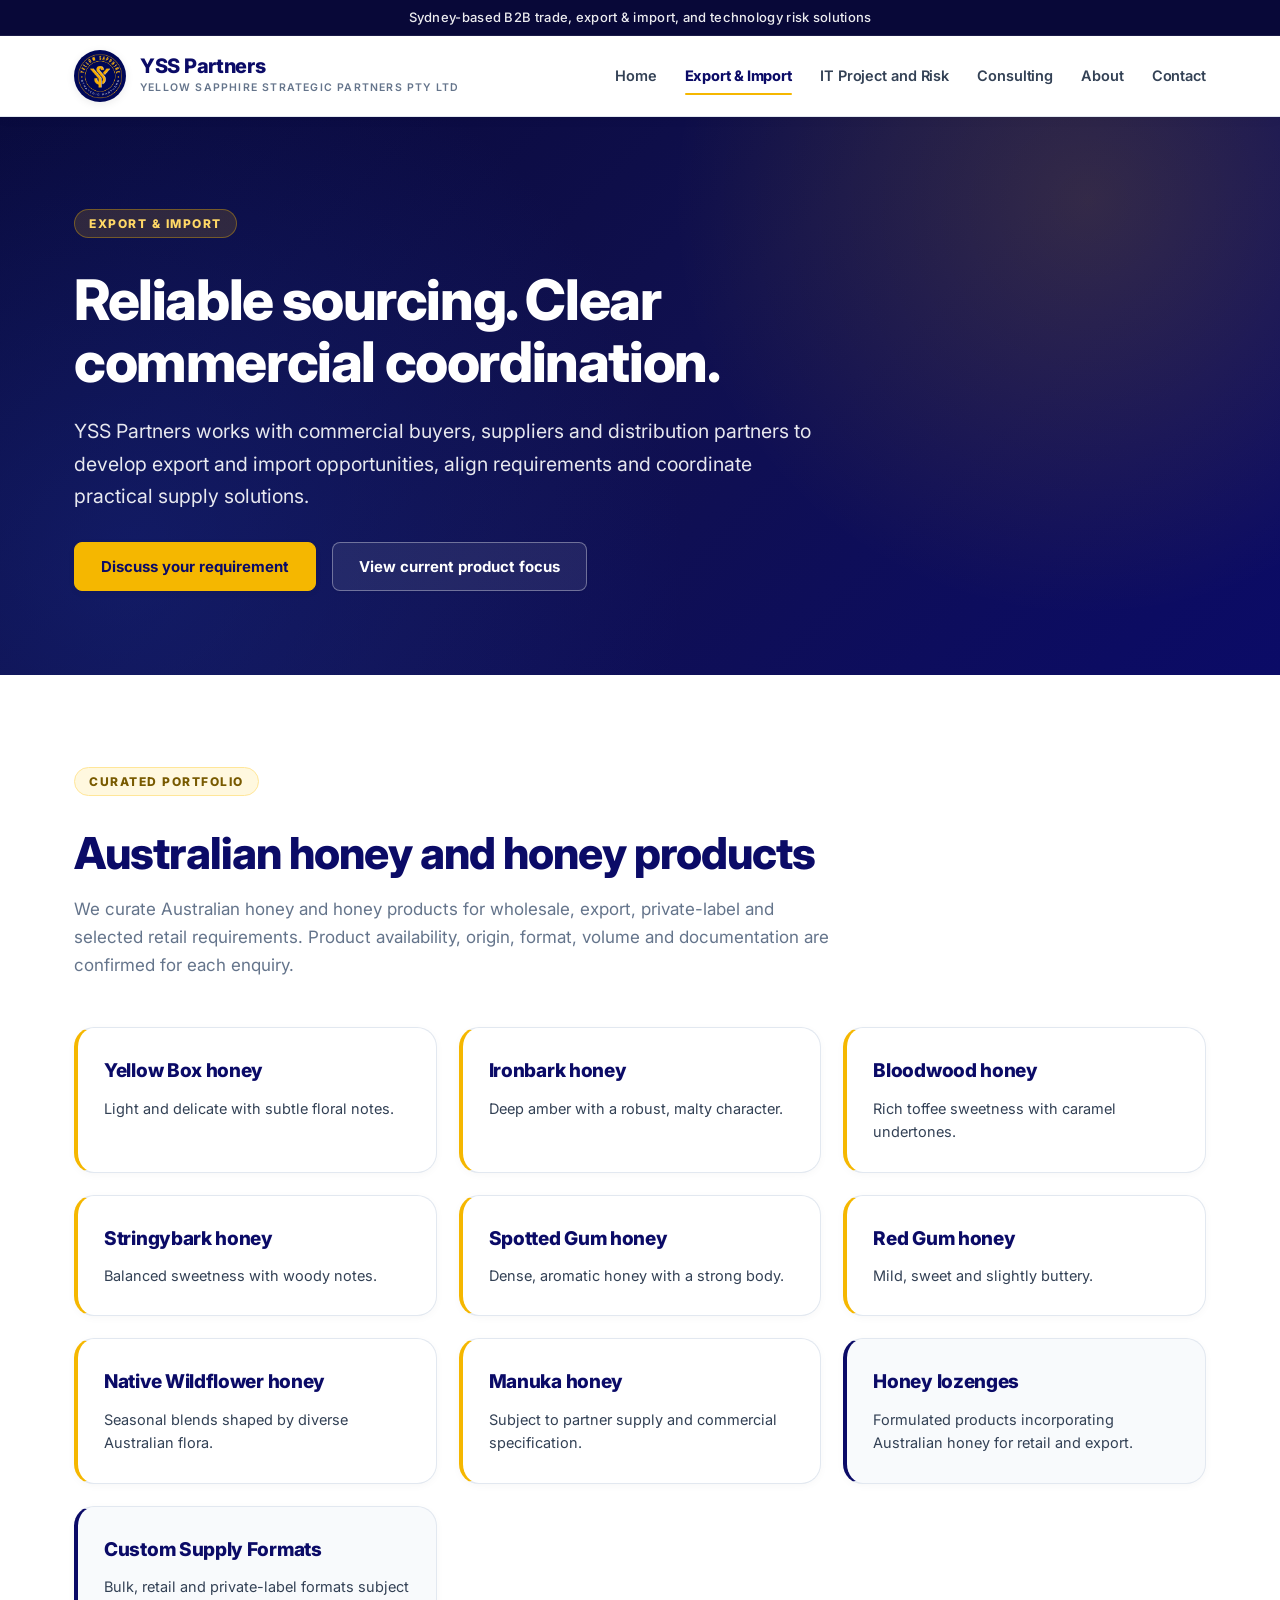
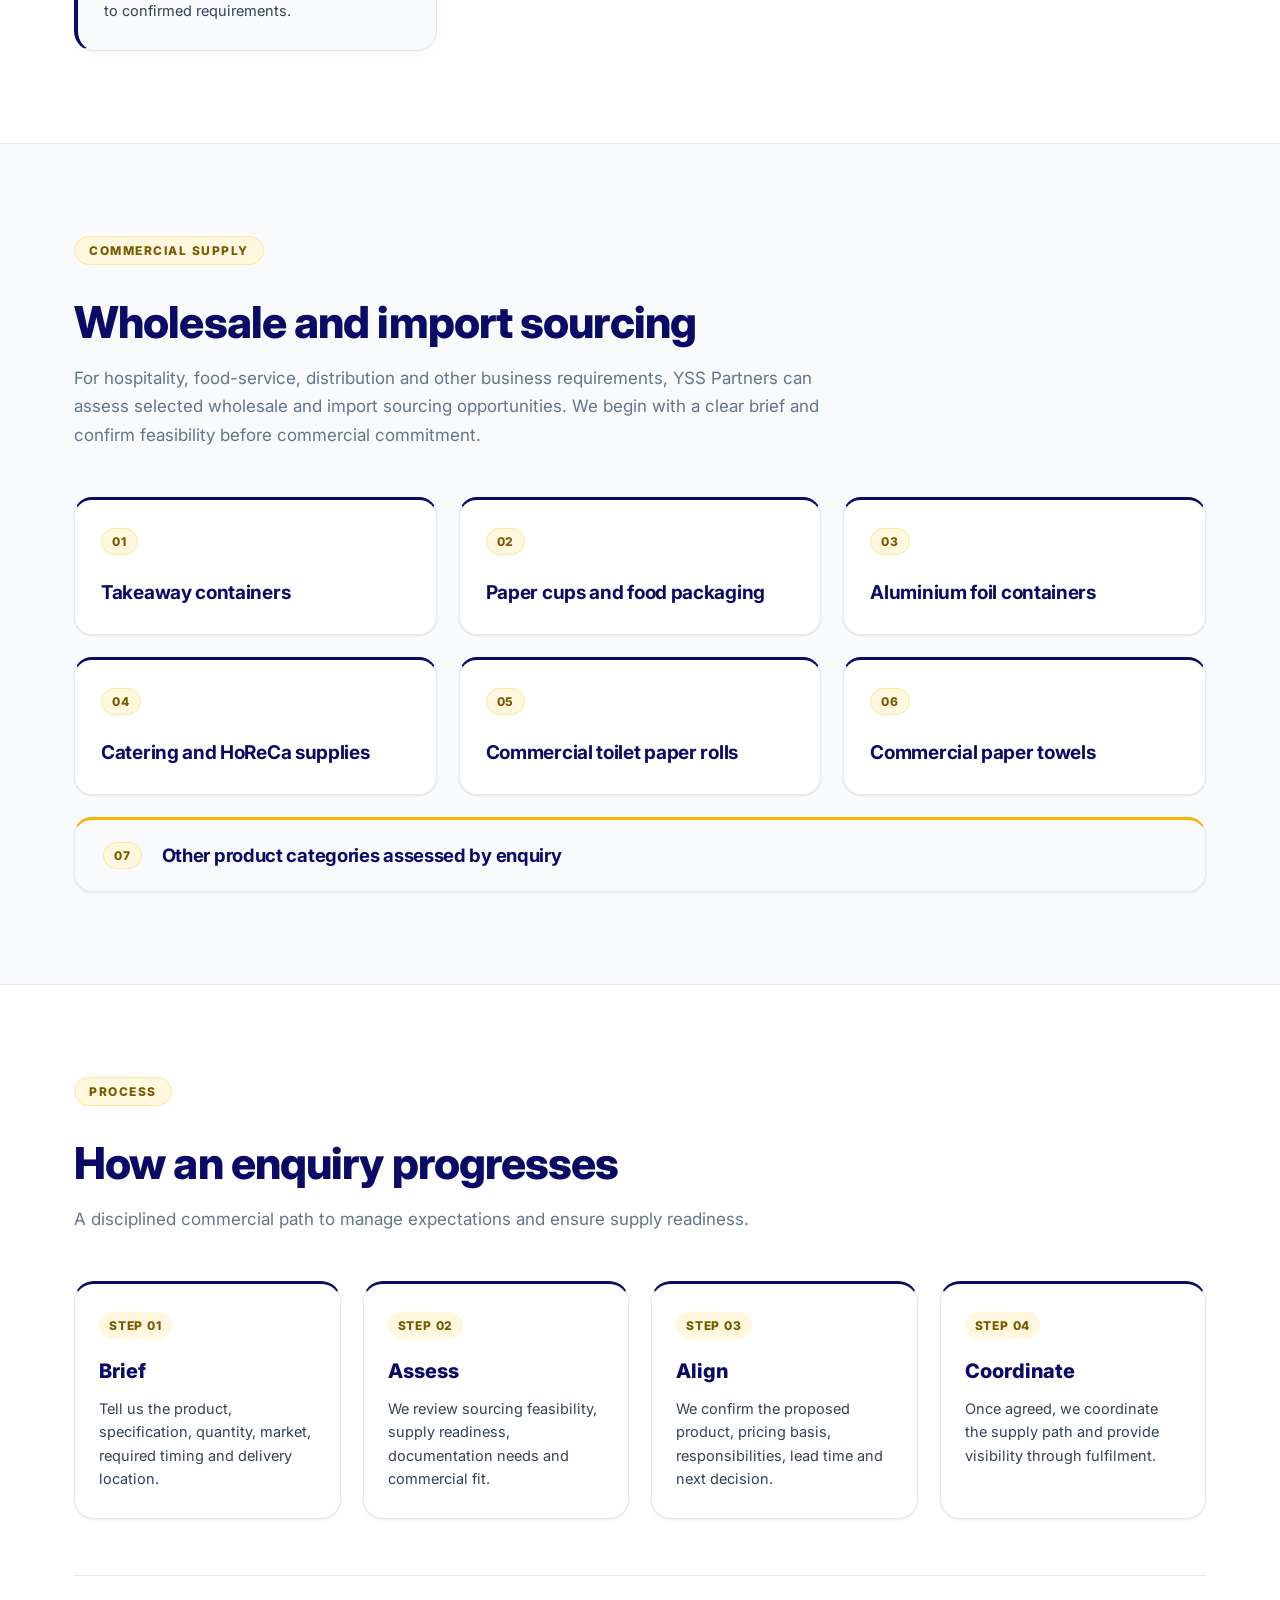
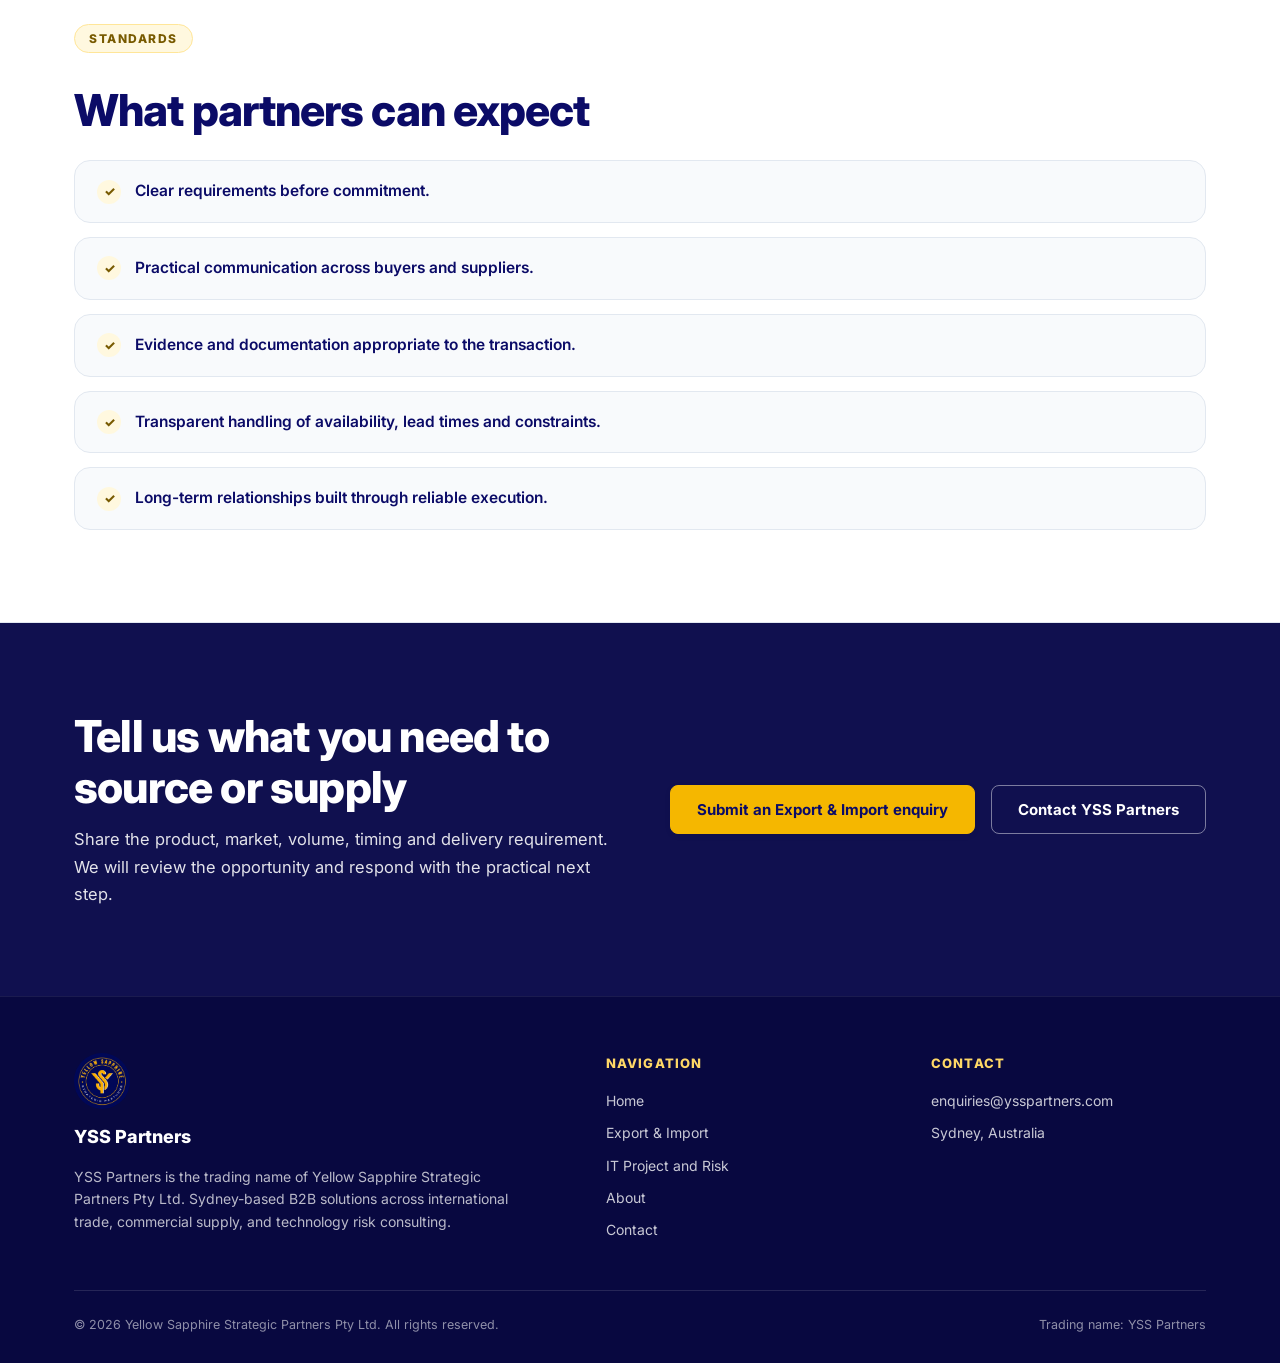
<file: services.html>
<!DOCTYPE html>
<html lang="en">
<head>
  <meta charset="UTF-8" />
  <meta http-equiv="refresh" content="0; url=export-import.html" />
  <link rel="canonical" href="export-import.html" />
  <title>Redirecting to Export &amp; Import | YSS Partners</title>
  <link rel="stylesheet" href="assets/css/styles.css" />
</head>
<body style="display:flex; align-items:center; justify-content:center; min-height:100vh; text-align:center; padding:20px;">
  <div>
    <h2>Redirecting to Export &amp; Import...</h2>
    <p>Please <a href="export-import.html" style="color:var(--navy); font-weight:bold; text-decoration:underline;">click here</a> if you are not automatically redirected.</p>
  </div>
  <script>window.location.replace("export-import.html");</script>
</body>
</html>
</file>
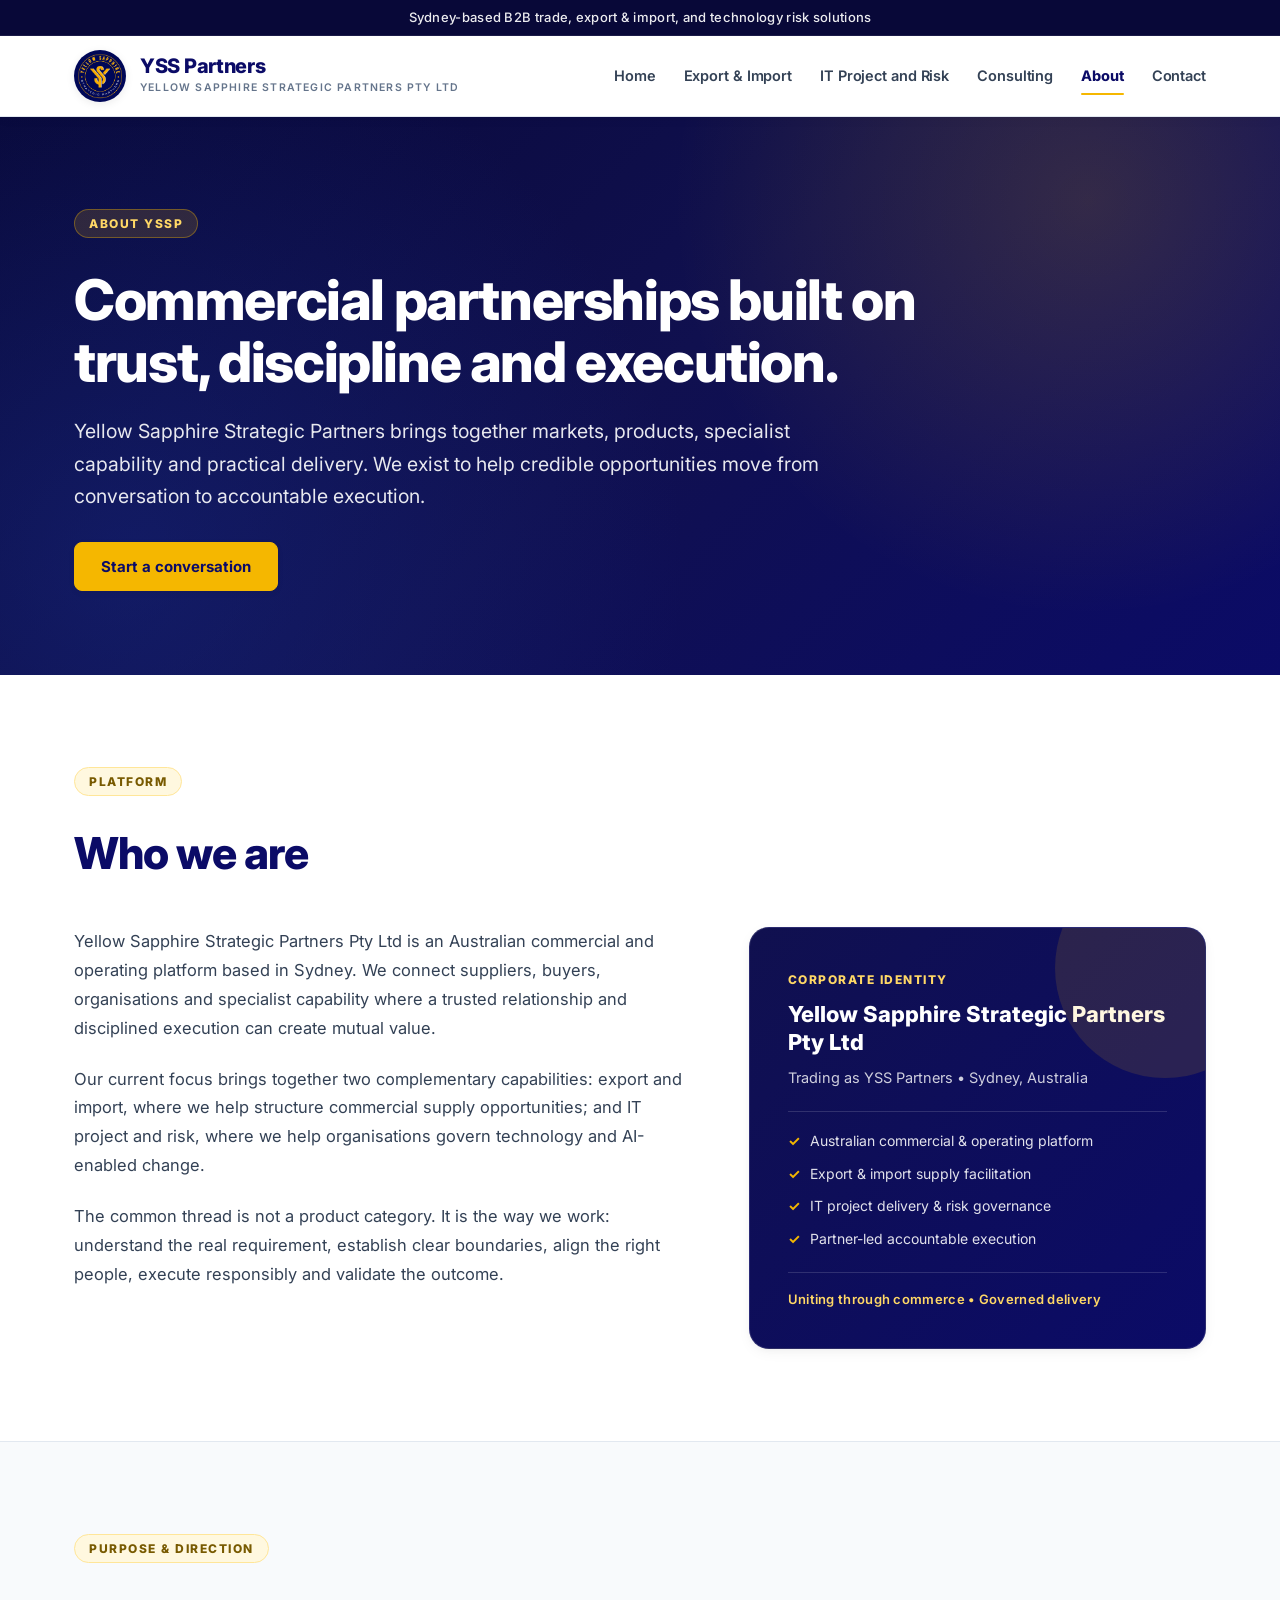
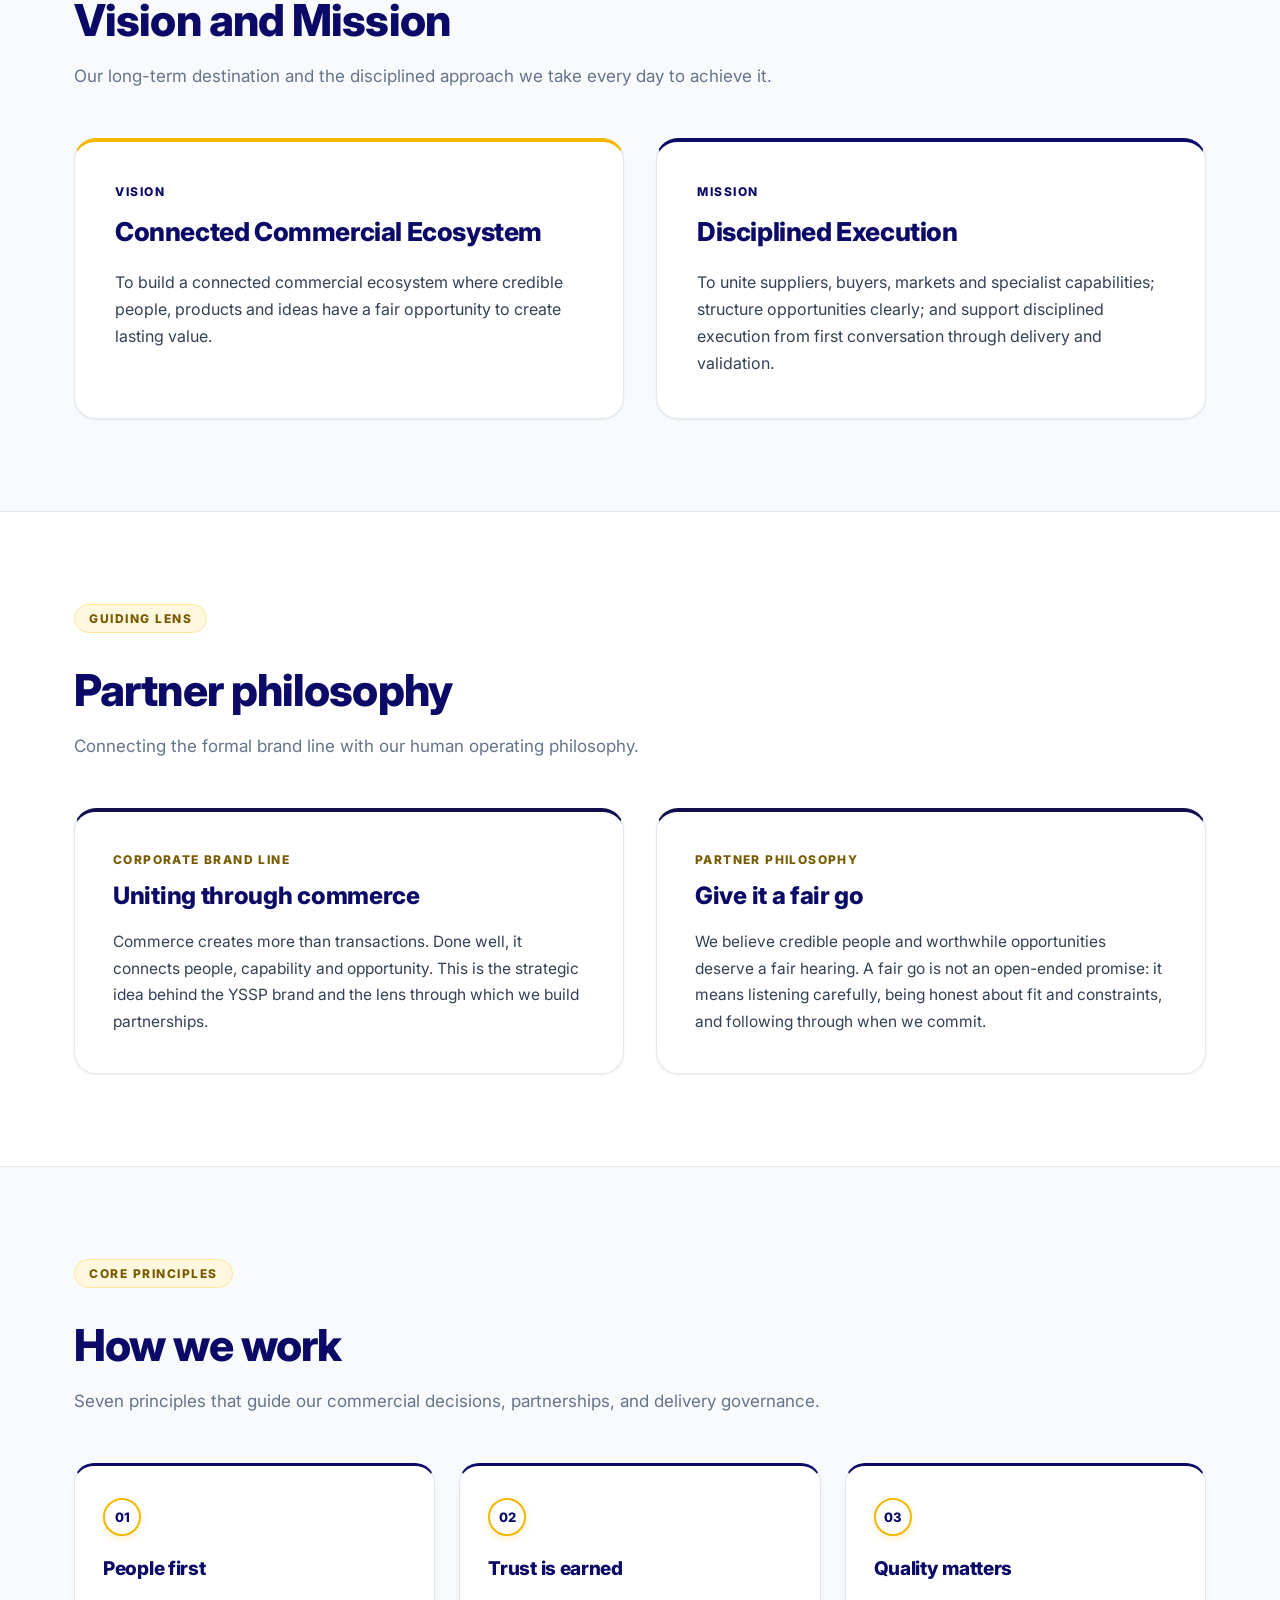
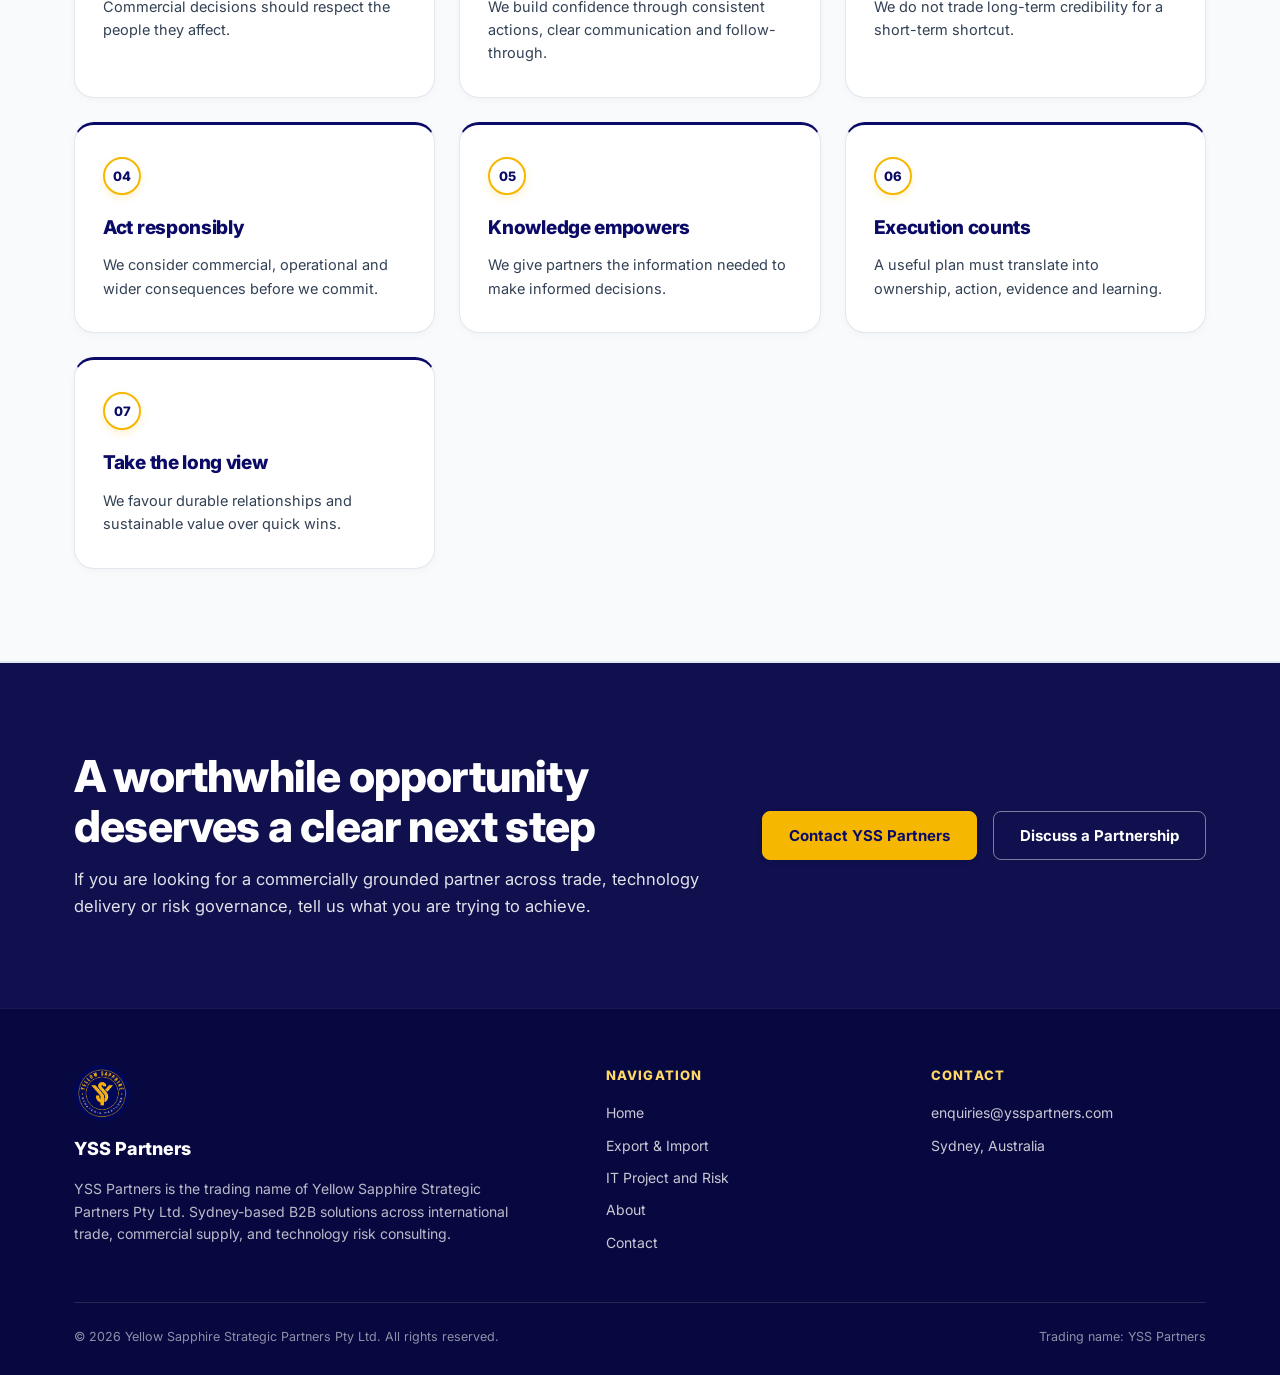
<file: territory.html>
<!DOCTYPE html>
<html lang="en">
<head>
  <meta charset="UTF-8" />
  <meta http-equiv="refresh" content="0; url=about.html" />
  <link rel="canonical" href="about.html" />
  <title>Redirecting to About | YSS Partners</title>
  <link rel="stylesheet" href="assets/css/styles.css" />
</head>
<body style="display:flex; align-items:center; justify-content:center; min-height:100vh; text-align:center; padding:20px;">
  <div>
    <h2>Redirecting to About YSS Partners...</h2>
    <p>Please <a href="about.html" style="color:var(--navy); font-weight:bold; text-decoration:underline;">click here</a> if you are not automatically redirected.</p>
  </div>
  <script>window.location.replace("about.html");</script>
</body>
</html>
</file>
<file: assets/css/styles.css>
/* ==============================================================================
   YSS Partners (Yellow Sapphire Strategic Partners Pty Ltd)
   Unified Brand & UI Stylesheet
   ============================================================================== */

@import url('https://fonts.googleapis.com/css2?family=Inter:wght@400;500;600;700;800&display=swap');

:root {
  --header-height: 116px;

  /* Approved Brand Color Tokens */
  --navy: #0b0b67;
  --navy-2: #10104f;
  --navy-dark: #080840;
  --navy-obsidian: #080838;
  --sapphire: #153285;
  --sapphire-light: #2542be;
  --gold: #f5b700;
  --gold-hover: #e0a500;
  --gold-soft: #ffd866;
  --gold-subtle: #fff8df;
  --gold-text: #785a00;

  /* Clean Surface & Ink Tokens (White, Off-white, Slate) */
  --ink: #0f172a;
  --ink-secondary: #334155;
  --muted: #64748b;
  --muted-light: #94a3b8;
  --paper: #ffffff;
  --soft: #f8fafc;
  --soft-alt: #f1f5f9;
  --line: #e2e8f0;
  --line-focus: #0b0b67;

  /* State Tokens */
  --success-bg: #ecfdf5;
  --success-border: #a7f3d0;
  --success-text: #065f46;
  --error-bg: #fef2f2;
  --error-border: #fecaca;
  --error-text: #991b1b;

  /* Light Natural Shadows (No heavy navy-blue shadows) */
  --shadow-sm: 0 1px 3px rgba(0, 0, 0, 0.05), 0 1px 2px rgba(0, 0, 0, 0.03);
  --shadow-md: 0 4px 14px -1px rgba(0, 0, 0, 0.05), 0 2px 6px -1px rgba(0, 0, 0, 0.03);
  --shadow-lg: 0 10px 24px -3px rgba(0, 0, 0, 0.07);
  --shadow-card: 0 2px 10px -1px rgba(0, 0, 0, 0.04);
  --radius-sm: 8px;
  --radius-md: 16px;
  --radius-lg: 20px;
  --radius-xl: 24px;
  --radius-2xl: 28px;
}

/* Base Reset & Box Sizing */
*, *::before, *::after {
  box-sizing: border-box;
}

html {
  scroll-behavior: smooth;
  font-size: 16px;
  overflow-x: hidden;
  max-width: 100%;
}

body {
  margin: 0;
  padding-top: var(--header-height);
  font-family: 'Inter', system-ui, -apple-system, BlinkMacSystemFont, "Segoe UI", Roboto, sans-serif;
  color: var(--ink);
  background: var(--paper);
  line-height: 1.6;
  -webkit-font-smoothing: antialiased;
  -moz-osx-font-smoothing: grayscale;
  overflow-x: hidden;
  max-width: 100%;
  position: relative;
}

a {
  color: inherit;
  text-decoration: none;
  transition: color 0.2s ease;
}

img {
  max-width: 100%;
  height: auto;
  display: block;
}

.container {
  width: 100%;
  max-width: 1180px;
  margin-left: auto;
  margin-right: auto;
  padding-left: 24px;
  padding-right: 24px;
  box-sizing: border-box;
}

/* Accessible Focus States */
:focus-visible {
  outline: 3px solid var(--gold);
  outline-offset: 3px;
  border-radius: 4px;
}

/* Ensure anchors don't hide under fixed header */
[id] {
  scroll-margin-top: 135px;
  scroll-margin-top: calc(var(--header-height) + 24px);
}

/* ==============================================================================
   Primary Navigation Header & Top Announcement Bar (Fixed at top on scroll)
   ============================================================================== */
header.site-header {
  position: sticky;
  position: fixed;
  top: 0;
  left: 0;
  right: 0;
  width: 100%;
  z-index: 1000;
  background: rgba(255, 255, 255, 0.97);
  backdrop-filter: blur(14px);
  -webkit-backdrop-filter: blur(14px);
  border-bottom: 1px solid var(--line);
  box-shadow: 0 2px 12px rgba(0, 0, 0, 0.04);
}

.topbar {
  background: var(--navy-obsidian);
  color: rgba(255, 255, 255, 0.92);
  font-size: 13px;
  font-weight: 500;
  text-align: center;
  padding: 8px 16px;
  letter-spacing: 0.3px;
  border-bottom: 1px solid rgba(255, 255, 255, 0.08);
  line-height: 1.45;
}

.nav-container {
  min-height: 80px;
  display: flex;
  align-items: center;
  justify-content: space-between;
  gap: 24px;
}

/* Brand Link */
.brand {
  display: flex;
  align-items: center;
  gap: 14px;
  text-decoration: none;
  flex: 0 1 auto;
}

.brand-logo {
  width: 52px;
  height: 52px;
  border-radius: 50%;
  object-fit: contain;
  box-shadow: 0 2px 8px rgba(0, 0, 0, 0.08);
  transition: transform 0.22s ease;
}

.brand:hover .brand-logo {
  transform: scale(1.04);
}

.brand-text {
  display: flex;
  flex-direction: column;
}

.brand-title {
  color: var(--navy);
  font-size: 20px;
  font-weight: 800;
  letter-spacing: -0.3px;
  line-height: 1.2;
}

.brand-subtitle {
  color: var(--muted);
  font-size: 10.5px;
  font-weight: 600;
  letter-spacing: 1.2px;
  text-transform: uppercase;
  margin-top: 2px;
  white-space: nowrap;
}

/* Navigation Links (Exactly 5 Primary Items) */
nav.primary-nav {
  display: flex;
  align-items: center;
  gap: 28px;
  font-size: 14.5px;
  font-weight: 600;
}

nav.primary-nav a {
  color: var(--ink-secondary);
  position: relative;
  padding: 8px 0;
  white-space: nowrap;
  letter-spacing: -0.1px;
  transition: color 0.2s ease;
}

nav.primary-nav a:hover {
  color: var(--navy);
}

nav.primary-nav a.active {
  color: var(--navy);
  font-weight: 750;
}

nav.primary-nav a.active::after {
  content: "";
  position: absolute;
  bottom: 0;
  left: 0;
  right: 0;
  height: 2.5px;
  background: var(--gold);
  border-radius: 2px;
}

/* Mobile Toggle Button */
.mobile-toggle {
  display: none;
  background: transparent;
  border: 1px solid var(--line);
  border-radius: var(--radius-sm);
  padding: 10px;
  color: var(--navy);
  cursor: pointer;
  font-size: 20px;
  line-height: 1;
}

.mobile-toggle:focus-visible {
  outline: 3px solid var(--gold);
}

/* ==============================================================================
   Buttons & Links
   ============================================================================== */
.btn {
  display: inline-flex;
  align-items: center;
  justify-content: center;
  gap: 10px;
  padding: 13px 26px;
  border-radius: var(--radius-sm);
  font-size: 15px;
  font-weight: 700;
  border: 1.5px solid transparent;
  cursor: pointer;
  transition: all 0.22s cubic-bezier(0.16, 1, 0.3, 1);
  text-align: center;
  text-decoration: none;
  line-height: 1.4;
}

.btn-primary {
  background: var(--gold);
  color: var(--navy);
  border-color: #f5b700;
  box-shadow: 0 2px 6px rgba(0, 0, 0, 0.06);
}

.btn-primary:hover:not(:disabled) {
  background: var(--gold-hover);
  transform: translateY(-1.5px);
  box-shadow: 0 4px 12px rgba(0, 0, 0, 0.1);
}

.btn-primary:disabled {
  opacity: 0.65;
  cursor: not-allowed;
  transform: none;
  box-shadow: none;
}

.btn-secondary {
  background: #ffffff;
  color: var(--navy);
  border: 1.5px solid var(--line);
  font-weight: 700;
  box-shadow: 0 1px 3px rgba(0, 0, 0, 0.04);
}

.btn-secondary:hover {
  border-color: var(--navy);
  background: var(--soft);
  color: var(--navy-dark);
  transform: translateY(-1.5px);
}

.btn-outline-navy {
  background: #ffffff;
  color: var(--navy);
  border: 1.5px solid var(--navy);
  font-weight: 700;
}

.btn-outline-navy:hover {
  background: var(--navy);
  color: #ffffff;
  transform: translateY(-1.5px);
}

.btn-text-link {
  background: none;
  border: none;
  color: var(--navy);
  text-decoration: underline;
  cursor: pointer;
  padding: 0;
  font-size: inherit;
  font-family: inherit;
  font-weight: 700;
  display: inline-flex;
  align-items: center;
  gap: 6px;
}

.btn-text-link:hover {
  color: var(--sapphire);
}

/* ==============================================================================
   Hero Section
   ============================================================================== */
.hero-section-base {
  padding: 96px 0 88px;
  background:
    radial-gradient(circle at 85% 15%, rgba(245, 183, 0, 0.16), transparent 35%),
    radial-gradient(circle at 10% 80%, rgba(26, 48, 146, 0.4), transparent 45%),
    linear-gradient(135deg, var(--navy-obsidian) 0%, var(--navy-2) 50%, var(--navy) 100%);
  color: #ffffff;
  position: relative;
  overflow: hidden;
}

.hero-section-base::after {
  content: "";
  position: absolute;
  top: -100px;
  right: -100px;
  width: 500px;
  height: 500px;
  border-radius: 50%;
  background: radial-gradient(circle, rgba(245, 183, 0, 0.12) 0%, transparent 60%);
  pointer-events: none;
}

.home-hero-layout {
  display: grid;
  grid-template-columns: 1.25fr 0.75fr;
  gap: 64px;
  align-items: center;
  position: relative;
  z-index: 2;
}

.eyebrow {
  display: inline-flex;
  align-items: center;
  gap: 8px;
  font-size: 12px;
  font-weight: 800;
  text-transform: uppercase;
  letter-spacing: 1.5px;
  color: var(--gold-soft);
  margin-bottom: 20px;
  padding: 4px 14px;
  border-radius: 9999px;
  background: rgba(245, 183, 0, 0.15);
  border: 1px solid rgba(245, 183, 0, 0.35);
  width: fit-content;
}

.home-hero-layout h1 {
  font-size: clamp(38px, 5.2vw, 58px);
  font-weight: 800;
  line-height: 1.1;
  letter-spacing: -1.4px;
  margin: 0 0 24px;
  color: #ffffff;
}

.home-hero-layout p {
  font-size: clamp(16.5px, 2vw, 19px);
  color: rgba(255, 255, 255, 0.9);
  line-height: 1.7;
  max-width: 620px;
  margin: 0 0 36px;
}

.hero-actions {
  display: flex;
  flex-wrap: wrap;
  gap: 16px;
}

.hero-actions .btn-secondary {
  background: rgba(255, 255, 255, 0.08);
  border: 1.5px solid rgba(255, 255, 255, 0.35);
  color: #ffffff;
}

.hero-actions .btn-secondary:hover {
  background: rgba(255, 255, 255, 0.18);
  border-color: #ffffff;
  color: #ffffff;
}

/* Right Hero Visual: Restrained Corporate Emblem Card */
.hero-emblem-card {
  background: rgba(255, 255, 255, 0.06);
  backdrop-filter: blur(16px);
  -webkit-backdrop-filter: blur(16px);
  border: 1px solid rgba(255, 255, 255, 0.18);
  border-radius: var(--radius-xl);
  padding: 44px 36px;
  display: flex;
  flex-direction: column;
  align-items: center;
  text-align: center;
  box-shadow: 0 20px 50px rgba(0, 0, 0, 0.25);
  position: relative;
  transition: transform 0.25s ease, box-shadow 0.25s ease;
}

.hero-emblem-card:hover {
  transform: translateY(-3px);
  box-shadow: 0 24px 60px rgba(0, 0, 0, 0.35);
}

.hero-emblem-img {
  width: 170px;
  height: 170px;
  border-radius: 50%;
  object-fit: contain;
  margin-bottom: 24px;
  box-shadow: 0 4px 20px rgba(0, 0, 0, 0.25);
  border: 2px solid var(--gold);
  background: #ffffff;
  padding: 6px;
  transition: transform 0.3s ease;
}

.hero-emblem-card:hover .hero-emblem-img {
  transform: scale(1.03);
}

.hero-emblem-badge {
  display: inline-block;
  font-size: 11.5px;
  font-weight: 800;
  text-transform: uppercase;
  letter-spacing: 1.4px;
  color: var(--gold-soft);
  margin-bottom: 10px;
  padding: 3px 12px;
  border-radius: 9999px;
  background: rgba(245, 183, 0, 0.15);
  border: 1px solid rgba(245, 183, 0, 0.3);
}

.hero-emblem-title {
  color: #ffffff;
  font-size: 20px;
  font-weight: 800;
  letter-spacing: -0.3px;
  margin: 0 0 8px;
}

.hero-emblem-sub {
  color: rgba(255, 255, 255, 0.85);
  font-size: 14px;
  margin: 0;
  line-height: 1.55;
}

/* ==============================================================================
   Section 02 — Trust Strip
   ============================================================================== */
.trust-strip {
  background: var(--soft);
  border-bottom: 1px solid var(--line);
  padding: 32px 0;
  position: relative;
}

.trust-grid {
  display: grid;
  grid-template-columns: repeat(4, 1fr);
  gap: 24px;
  align-items: center;
  text-align: center;
}

.trust-item {
  padding: 6px 18px;
  border-right: 1px solid var(--line);
  position: relative;
  transition: transform 0.25s ease;
}

.trust-item:hover {
  transform: translateY(-2px);
}

.trust-item:last-child {
  border-right: none;
}

.trust-item strong {
  display: block;
  color: var(--navy);
  font-size: 18px;
  font-weight: 800;
  letter-spacing: -0.3px;
  line-height: 1.25;
}

.trust-item span {
  color: var(--muted);
  font-size: 13.5px;
  font-weight: 500;
  margin-top: 4px;
  display: block;
  line-height: 1.45;
}

/* ==============================================================================
   Section 03 — Two Core Capabilities
   ============================================================================== */
.content-section {
  padding: 92px 0;
  background: var(--paper);
}

.content-section.soft-bg {
  background: var(--soft);
  border-top: 1px solid var(--line);
  border-bottom: 1px solid var(--line);
}

.section-head {
  max-width: 760px;
  margin-bottom: 48px;
}

.section-head .eyebrow {
  color: #785a00 !important;
  background: var(--gold-subtle);
  border: 1px solid #ffe699;
}

.section-head h2 {
  font-size: clamp(30px, 4vw, 44px);
  font-weight: 800;
  color: var(--navy);
  line-height: 1.16;
  letter-spacing: -0.9px;
  margin: 12px 0 16px;
}

.section-head p {
  color: var(--muted);
  font-size: 17px;
  line-height: 1.65;
  margin: 0;
}

.capabilities-grid {
  display: grid;
  grid-template-columns: 1fr 1fr;
  gap: 36px;
}

.capability-card {
  background: #ffffff;
  border: 1px solid var(--line);
  border-radius: var(--radius-lg);
  padding: 48px 42px;
  box-shadow: var(--shadow-card);
  display: flex;
  flex-direction: column;
  justify-content: space-between;
  border-top: 4px solid var(--navy);
  transition: transform 0.25s ease, box-shadow 0.25s ease, border-color 0.25s ease;
  position: relative;
  overflow: hidden;
}

.capability-card:hover {
  transform: translateY(-4px);
  box-shadow: var(--shadow-md);
  border-color: #cbd5e1;
}

.capability-card-header {
  margin-bottom: 24px;
}

.capability-ghost-num {
  display: inline-block;
  font-size: 12px;
  font-weight: 800;
  letter-spacing: 1.3px;
  text-transform: uppercase;
  color: #785a00;
  background: var(--gold-subtle);
  border: 1px solid #ffe699;
  padding: 3px 12px;
  border-radius: 9999px;
  margin-bottom: 16px;
}

.capability-card h3 {
  font-size: 28px;
  font-weight: 800;
  color: var(--navy);
  margin: 0 0 16px;
  letter-spacing: -0.6px;
  line-height: 1.2;
}

.capability-card p {
  color: var(--ink-secondary);
  font-size: 16px;
  line-height: 1.7;
  margin: 0 0 36px;
  flex-grow: 1;
}

.capability-card .btn {
  width: 100%;
}

.capability-card .btn-secondary {
  background: #ffffff;
  color: var(--navy);
  border: 1.5px solid var(--line);
  font-weight: 700;
}

.capability-card .btn-secondary:hover {
  background: var(--soft);
  border-color: var(--navy);
  color: var(--navy-dark);
}

/* ==============================================================================
   Section 04 — About YSSP
   ============================================================================== */
.about-corp-layout {
  display: grid;
  grid-template-columns: 1.15fr 0.85fr;
  gap: 56px;
  align-items: center;
}

.about-corp-copy .eyebrow {
  color: #785a00 !important;
  background: var(--gold-subtle);
  border: 1px solid #ffe699;
}

.about-corp-copy h2 {
  font-size: clamp(30px, 3.8vw, 42px);
  font-weight: 800;
  color: var(--navy);
  line-height: 1.18;
  letter-spacing: -0.9px;
  margin: 12px 0 22px;
}

.about-corp-copy p {
  color: var(--ink-secondary);
  font-size: 16.5px;
  line-height: 1.7;
  margin: 0 0 20px;
}

.about-corp-card {
  background: linear-gradient(135deg, var(--navy-obsidian) 0%, var(--navy-2) 100%);
  border: 1px solid rgba(255, 255, 255, 0.12);
  border-radius: var(--radius-xl);
  padding: 48px;
  color: #ffffff;
  position: relative;
  overflow: hidden;
  box-shadow: 0 16px 40px -8px rgba(0, 0, 0, 0.2);
}

.about-corp-card::after {
  content: "";
  position: absolute;
  top: -40px;
  right: -40px;
  width: 180px;
  height: 180px;
  border-radius: 50%;
  background: radial-gradient(circle, rgba(245, 183, 0, 0.15) 0%, transparent 70%);
  pointer-events: none;
}

.about-corp-card h4,
.about-corp-card .about-corp-badge {
  color: var(--gold-soft);
  font-size: 12px;
  font-weight: 800;
  text-transform: uppercase;
  letter-spacing: 1.4px;
  margin: 0 0 12px;
  background: rgba(245, 183, 0, 0.15);
  border: 1px solid rgba(245, 183, 0, 0.3);
  padding: 3px 10px;
  border-radius: 9999px;
  display: inline-block;
}

.about-corp-card h3 {
  font-size: 24px;
  font-weight: 800;
  margin: 0 0 16px;
  color: #ffffff;
  letter-spacing: -0.3px;
}

.about-corp-card p {
  color: rgba(255, 255, 255, 0.88);
  font-size: 15.5px;
  line-height: 1.68;
  margin: 0 0 24px;
}

.about-corp-meta {
  padding-top: 20px;
  border-top: 1px solid rgba(255, 255, 255, 0.15);
  font-size: 13.5px;
  color: rgba(255, 255, 255, 0.8);
  display: flex;
  gap: 16px;
  flex-wrap: wrap;
}

.about-corp-meta span {
  display: inline-flex;
  align-items: center;
  gap: 6px;
  font-weight: 600;
  color: #ffffff;
}

/* ==============================================================================
   Section 05 — Vision and Mission
   ============================================================================== */
.vision-mission-grid {
  display: grid;
  grid-template-columns: 1fr 1fr;
  gap: 32px;
  margin-top: 36px;
}

.vm-box {
  background: #ffffff;
  border: 1px solid var(--line);
  border-radius: var(--radius-md);
  padding: 42px 38px;
  box-shadow: var(--shadow-card);
  position: relative;
  transition: transform 0.25s ease, box-shadow 0.25s ease;
}

.vm-box:hover {
  transform: translateY(-3px);
  box-shadow: var(--shadow-md);
}

.vm-box.vision-box {
  border-top: 4px solid var(--gold);
}

.vm-box.mission-box {
  border-top: 4px solid var(--navy);
}

.vm-label {
  display: inline-block;
  font-size: 12px;
  font-weight: 800;
  text-transform: uppercase;
  letter-spacing: 1.4px;
  color: var(--navy);
  margin-bottom: 12px;
  padding: 3px 10px;
  border-radius: 9999px;
  background: var(--soft);
  border: 1px solid var(--line);
}

.vm-box h3 {
  font-size: 24px;
  font-weight: 800;
  color: var(--navy);
  margin: 0 0 14px;
  letter-spacing: -0.4px;
}

.vm-box p {
  color: var(--ink-secondary);
  font-size: 16px;
  line-height: 1.7;
  margin: 0;
}

/* ==============================================================================
   Section 06 — How We Work
   ============================================================================== */
.steps-grid {
  display: grid;
  grid-template-columns: repeat(4, 1fr);
  gap: 24px;
  margin-top: 36px;
  position: relative;
}

@media (min-width: 1051px) {
  .steps-grid::before {
    content: "";
    position: absolute;
    top: 48px;
    left: 48px;
    right: 48px;
    height: 2px;
    background: var(--line);
    opacity: 0.8;
    z-index: 1;
    pointer-events: none;
  }
}

.step-card {
  background: #ffffff;
  border: 1px solid var(--line);
  border-radius: var(--radius-md);
  padding: 34px 26px;
  box-shadow: var(--shadow-card);
  position: relative;
  z-index: 2;
  transition: transform 0.25s ease, box-shadow 0.25s ease;
}

.step-card:hover {
  transform: translateY(-3px);
  box-shadow: var(--shadow-md);
}

.step-badge {
  font-size: 13px;
  font-weight: 800;
  color: var(--navy);
  background: #ffffff;
  border: 2px solid var(--gold);
  width: 40px;
  height: 40px;
  border-radius: 50%;
  display: grid;
  place-items: center;
  margin-bottom: 20px;
  box-shadow: 0 2px 6px rgba(0, 0, 0, 0.05);
  position: relative;
  z-index: 3;
}

.step-card h3 {
  font-size: 19px;
  font-weight: 800;
  color: var(--navy);
  margin: 0 0 10px;
  letter-spacing: -0.3px;
}

.step-card p {
  font-size: 14.5px;
  color: var(--ink-secondary);
  line-height: 1.65;
  margin: 0;
}

/* ==============================================================================
   Section 07 — Closing Call to Action
   ============================================================================== */
.cta-banner {
  background: var(--navy-2);
  color: #ffffff;
  padding: 88px 0;
  border-top: 1px solid var(--line);
  position: relative;
  overflow: hidden;
}

.cta-flex {
  display: flex;
  align-items: center;
  justify-content: space-between;
  gap: 48px;
}

.cta-copy h2 {
  font-size: clamp(30px, 4vw, 44px);
  margin: 0 0 14px;
  font-weight: 800;
  letter-spacing: -0.8px;
  color: #ffffff;
  line-height: 1.15;
}

.cta-copy p {
  color: rgba(255, 255, 255, 0.88);
  font-size: 16.5px;
  line-height: 1.65;
  margin: 0;
  max-width: 640px;
}

.cta-buttons {
  display: flex;
  flex-wrap: wrap;
  gap: 16px;
  flex-shrink: 0;
}

.cta-banner .btn-secondary {
  background: transparent;
  color: #ffffff;
  border-color: rgba(255, 255, 255, 0.45);
  box-shadow: none;
}

.cta-banner .btn-secondary:hover {
  background: rgba(255, 255, 255, 0.12);
  border-color: #ffffff;
  color: #ffffff;
}

/* ==============================================================================
   Contact Page Layout Styles
   ============================================================================== */
.contact-hero {
  padding: 92px 0 84px;
  background:
    radial-gradient(circle at 85% 15%, rgba(245, 183, 0, 0.16), transparent 35%),
    radial-gradient(circle at 10% 80%, rgba(26, 48, 146, 0.4), transparent 45%),
    linear-gradient(135deg, var(--navy-obsidian) 0%, var(--navy-2) 50%, var(--navy) 100%);
  color: #ffffff;
  position: relative;
  overflow: hidden;
}

.contact-hero h1 {
  font-size: clamp(36px, 4.8vw, 56px);
  font-weight: 800;
  line-height: 1.1;
  letter-spacing: -1.4px;
  margin: 0 0 20px;
  max-width: 820px;
  color: #ffffff;
}

.contact-hero p {
  font-size: clamp(16px, 2vw, 19.5px);
  color: rgba(255, 255, 255, 0.9);
  line-height: 1.65;
  max-width: 740px;
  margin: 0;
}

.contact-section {
  padding: 80px 0 96px;
  background: var(--paper);
}

.contact-grid {
  display: grid;
  grid-template-columns: 0.9fr 1.1fr;
  gap: 48px;
  align-items: start;
}

.contact-sidebar {
  display: flex;
  flex-direction: column;
  gap: 28px;
}

.contact-panel, .advisory-panel {
  border: 1px solid var(--line);
  border-radius: var(--radius-lg);
  padding: 34px;
  background: var(--soft);
  box-shadow: var(--shadow-sm);
}

.contact-panel h2, .advisory-panel h3 {
  font-size: 24px;
  font-weight: 800;
  color: var(--navy);
  margin: 0 0 8px;
  letter-spacing: -0.4px;
}

.sidebar-intro {
  color: var(--muted);
  font-size: 15px;
  margin: 0 0 24px;
  line-height: 1.55;
}

.info-cards {
  display: grid;
  gap: 16px;
}

.info-card {
  background: #ffffff;
  border: 1px solid var(--line);
  border-radius: 18px;
  padding: 18px 20px;
  border-left: 3px solid var(--navy);
  transition: transform 0.25s ease, border-color 0.25s ease, box-shadow 0.25s ease;
}

.info-card:hover {
  transform: translateY(-2px);
  border-left-color: var(--gold);
  border-color: #cbd5e1;
  box-shadow: 0 6px 16px -2px rgba(0, 0, 0, 0.05);
}

.info-label {
  display: block;
  font-size: 12px;
  font-weight: 800;
  text-transform: uppercase;
  letter-spacing: 0.9px;
  color: var(--navy);
  margin-bottom: 5px;
}

.info-value {
  font-size: 15px;
  color: var(--ink);
  font-weight: 500;
}

.info-value a {
  color: var(--navy);
  text-decoration: underline;
  font-weight: 600;
}

.info-value a:hover {
  color: #1a73e8;
}

.advisory-panel {
  background: #fdfdfd;
  border-left: 4px solid var(--gold);
}

.advisory-panel h3 {
  font-size: 20px;
  margin-bottom: 16px;
}

.guidance-list {
  display: grid;
  gap: 16px;
  margin: 0;
  padding: 0;
  list-style: none;
}

.guidance-item {
  display: flex;
  gap: 12px;
  align-items: flex-start;
  font-size: 14px;
  line-height: 1.55;
  color: var(--ink-secondary);
}

.guidance-icon {
  flex: 0 0 24px;
  height: 24px;
  border-radius: 50%;
  background: var(--gold-subtle);
  color: var(--gold-text);
  font-weight: 800;
  display: grid;
  place-items: center;
  font-size: 12px;
}

.guidance-text strong {
  color: var(--navy);
  display: inline;
}

.security-notice {
  margin-top: 20px;
  padding: 14px 16px;
  background: var(--soft);
  border: 1px solid var(--line);
  border-radius: var(--radius-sm);
  font-size: 13px;
  color: var(--muted-light);
  line-height: 1.5;
}

.security-notice strong {
  color: var(--ink);
}

.form-card {
  background: #ffffff;
  border: 1px solid var(--line);
  border-radius: var(--radius-lg);
  padding: 40px;
  box-shadow: var(--shadow-md);
}

.form-header {
  margin-bottom: 28px;
}

.form-header h2 {
  font-size: 26px;
  font-weight: 800;
  color: var(--navy);
  margin: 0 0 8px;
  letter-spacing: -0.5px;
}

.form-header p {
  color: var(--muted);
  font-size: 15px;
  margin: 0;
}

.form-grid {
  display: grid;
  grid-template-columns: 1fr 1fr;
  gap: 22px 20px;
}

.form-field {
  display: flex;
  flex-direction: column;
  justify-content: flex-start;
}

.form-field.full-width {
  grid-column: 1 / -1;
}

.field-label-row {
  display: flex;
  justify-content: space-between;
  align-items: center;
  min-height: 22px;
  margin-bottom: 6px;
}

label {
  font-size: 13.5px;
  font-weight: 700;
  color: var(--ink-secondary);
  display: inline-flex;
  align-items: center;
  gap: 4px;
  margin: 0;
  line-height: 1.3;
}

label .required {
  color: var(--error-text);
  font-weight: 800;
}

.field-optional {
  font-size: 11px;
  font-weight: 600;
  color: var(--muted);
  background: var(--soft);
  padding: 1px 6px;
  border-radius: 4px;
  border: 1px solid var(--line);
  letter-spacing: 0.2px;
  text-transform: uppercase;
}

.field-guidance {
  font-size: 12px;
  color: var(--muted);
  line-height: 1.4;
  margin-top: 5px;
  display: block;
}

@media (min-width: 641px) {
  .form-grid .form-field:nth-child(3) .field-guidance,
  .form-grid .form-field:nth-child(4) .field-guidance {
    min-height: 34px;
  }
}

input[type="text"],
input[type="email"],
input[type="tel"],
select,
textarea {
  width: 100%;
  padding: 13px 15px;
  border: 1px solid #d4d7e2;
  border-radius: var(--radius-sm);
  font-family: inherit;
  font-size: 14.5px;
  color: var(--ink);
  background: #ffffff;
  transition: border-color 0.2s ease, box-shadow 0.2s ease;
}

input::placeholder,
textarea::placeholder {
  color: #9ba1b0;
}

input:focus,
select:focus,
textarea:focus {
  border-color: var(--line-focus);
  box-shadow: 0 0 0 3px rgba(245, 183, 0, 0.28);
  outline: none;
}

input.is-invalid,
select.is-invalid,
textarea.is-invalid {
  border-color: var(--error-text);
  background-color: #fffbfa;
}

select {
  cursor: pointer;
  appearance: none;
  background-image: url("data:image/svg+xml;charset=UTF-8,%3csvg xmlns='http://www.w3.org/2000/svg' viewBox='0 0 24 24' fill='none' stroke='%230b0b67' stroke-width='2.5' stroke-linecap='round' stroke-linejoin='round'%3e%3cpolyline points='6 9 12 15 18 9'%3e%3c/polyline%3e%3c/svg%3e");
  background-repeat: no-repeat;
  background-position: right 14px center;
  background-size: 16px;
  padding-right: 40px;
}

textarea {
  resize: vertical;
  min-height: 130px;
}

.field-error {
  color: var(--error-text);
  font-size: 12.5px;
  font-weight: 500;
  min-height: 18px;
  display: block;
}

.field-checkbox {
  display: flex;
  align-items: flex-start;
  gap: 12px;
  margin-top: 4px;
}

.field-checkbox input[type="checkbox"] {
  width: 19px;
  height: 19px;
  margin-top: 3px;
  cursor: pointer;
  flex: 0 0 19px;
  accent-color: var(--navy);
}

.field-checkbox label {
  font-size: 13.5px;
  font-weight: 500;
  color: var(--ink-secondary);
  line-height: 1.5;
  display: inline;
}

.status-banner {
  padding: 16px 20px;
  border-radius: var(--radius-sm);
  font-size: 14.5px;
  line-height: 1.55;
  margin-top: 18px;
  display: flex;
  align-items: center;
  gap: 12px;
}

.status-banner.is-success {
  background: var(--success-bg);
  border: 1px solid var(--success-border);
  color: var(--success-text);
}

.status-banner.is-error {
  background: var(--error-bg);
  border: 1px solid var(--error-border);
  color: var(--error-text);
}

/* Privacy Notice Modal */
.modal-overlay {
  display: none;
  position: fixed;
  inset: 0;
  background: rgba(8, 8, 64, 0.6);
  backdrop-filter: blur(4px);
  z-index: 200;
  align-items: center;
  justify-content: center;
  padding: 24px;
}

.modal-overlay.is-active {
  display: flex;
}

.modal-card {
  background: #fff;
  border-radius: var(--radius-md);
  padding: 36px;
  width: min(600px, 100%);
  max-height: 85vh;
  overflow-y: auto;
  box-shadow: 0 25px 60px rgba(0, 0, 0, 0.25);
  position: relative;
}

.modal-card h3 {
  color: var(--navy);
  font-size: 22px;
  margin: 0 0 14px;
}

.modal-card p {
  color: var(--ink-secondary);
  font-size: 14.5px;
  line-height: 1.6;
  margin: 0 0 14px;
}

.modal-card ul {
  padding-left: 20px;
  margin: 0 0 20px;
  color: var(--ink-secondary);
  font-size: 14px;
}

.modal-card li {
  margin: 6px 0;
}

.modal-close-btn {
  position: absolute;
  top: 20px;
  right: 20px;
  background: transparent;
  border: none;
  font-size: 22px;
  color: var(--muted);
  cursor: pointer;
  padding: 4px 8px;
  line-height: 1;
}

.modal-close-btn:hover {
  color: var(--navy);
}

/* ==============================================================================
   About Page Layout Styles
   ============================================================================== */
.about-hero {
  padding: 92px 0 84px;
  background:
    radial-gradient(circle at 85% 15%, rgba(245, 183, 0, 0.16), transparent 35%),
    radial-gradient(circle at 10% 80%, rgba(26, 48, 146, 0.4), transparent 45%),
    linear-gradient(135deg, var(--navy-obsidian) 0%, var(--navy-2) 50%, var(--navy) 100%);
  color: #ffffff;
  position: relative;
  overflow: hidden;
}

.about-hero h1 {
  font-size: clamp(36px, 4.8vw, 56px);
  font-weight: 800;
  line-height: 1.1;
  letter-spacing: -1.4px;
  margin: 12px 0 22px;
  max-width: 860px;
  color: #ffffff;
}

.about-hero p {
  font-size: clamp(16px, 2vw, 19.5px);
  color: rgba(255, 255, 255, 0.9);
  line-height: 1.65;
  max-width: 760px;
  margin: 0 0 30px;
}

/* Who We Are */
.who-we-are-layout {
  display: grid;
  grid-template-columns: 1.15fr 0.85fr;
  gap: 56px;
  align-items: start;
}

.who-we-are-text p {
  color: var(--ink-secondary);
  font-size: 16.5px;
  line-height: 1.75;
  margin: 0 0 22px;
}

.who-we-are-text p:last-child {
  margin-bottom: 0;
}

.corporate-card {
  background: linear-gradient(135deg, var(--navy-2), var(--navy));
  color: #ffffff;
  border-radius: var(--radius-lg);
  padding: 38px;
  box-shadow: var(--shadow-md);
  border: 1px solid rgba(255, 255, 255, 0.12);
  position: relative;
  overflow: hidden;
}

.corporate-card::after {
  content: "";
  position: absolute;
  width: 220px;
  height: 220px;
  border-radius: 50%;
  top: -70px;
  right: -70px;
  background: rgba(255, 191, 0, 0.12);
  pointer-events: none;
}

.corporate-card-badge {
  display: inline-block;
  color: var(--gold-soft);
  font-size: 12px;
  font-weight: 800;
  text-transform: uppercase;
  letter-spacing: 1.5px;
  margin-bottom: 12px;
}

.corporate-card h3 {
  font-size: 22px;
  font-weight: 800;
  color: #ffffff;
  margin: 0 0 10px;
  line-height: 1.25;
}

.corporate-card-subtitle {
  color: rgba(255, 255, 255, 0.8);
  font-size: 14.5px;
  margin: 0 0 22px;
}

.corporate-card-list {
  list-style: none;
  padding: 0;
  margin: 0 0 22px;
  border-top: 1px solid rgba(255, 255, 255, 0.14);
  padding-top: 18px;
}

.corporate-card-list li {
  font-size: 14px;
  color: rgba(255, 255, 255, 0.88);
  margin-bottom: 10px;
  display: flex;
  align-items: center;
  gap: 10px;
}

.corporate-card-list li:last-child {
  margin-bottom: 0;
}

.corporate-card-list li span {
  color: var(--gold);
  font-weight: 700;
}

.corporate-card-footer {
  padding-top: 16px;
  border-top: 1px solid rgba(255, 255, 255, 0.14);
  font-size: 13px;
  color: var(--gold-soft);
  font-weight: 600;
  letter-spacing: 0.3px;
}

/* Vision and Mission in About */
.about-vm-grid {
  display: grid;
  grid-template-columns: 1fr 1fr;
  gap: 32px;
  margin-top: 36px;
}

.about-vm-card {
  background: #ffffff;
  border: 1px solid var(--line);
  border-radius: 22px;
  padding: 40px;
  box-shadow: var(--shadow-sm);
  display: flex;
  flex-direction: column;
  transition: transform 0.25s ease, box-shadow 0.25s ease, border-color 0.25s ease;
}

.about-vm-card:hover {
  transform: translateY(-3px);
  box-shadow: 0 10px 24px -4px rgba(0, 0, 0, 0.06);
  border-color: #cbd5e1;
}

.about-vm-card.vision {
  border-top: 4px solid var(--gold);
}

.about-vm-card.mission {
  border-top: 4px solid var(--navy);
}

.about-vm-badge {
  display: inline-block;
  font-size: 12px;
  font-weight: 800;
  text-transform: uppercase;
  letter-spacing: 1.5px;
  color: var(--navy);
  margin-bottom: 10px;
}

.about-vm-card h3 {
  font-size: 26px;
  font-weight: 800;
  color: var(--navy);
  margin: 0 0 16px;
  letter-spacing: -0.4px;
}

.about-vm-card p {
  color: var(--ink-secondary);
  font-size: 16px;
  line-height: 1.7;
  margin: 0;
}

/* Partner Philosophy */
.philosophy-grid {
  display: grid;
  grid-template-columns: 1fr 1fr;
  gap: 32px;
  margin-top: 36px;
}

.philosophy-card {
  background: #ffffff;
  border: 1px solid var(--line);
  border-radius: 22px;
  padding: 38px;
  box-shadow: var(--shadow-sm);
  display: flex;
  flex-direction: column;
  border-top: 4px solid var(--navy-2);
  transition: transform 0.25s ease, box-shadow 0.25s ease, border-color 0.25s ease, border-top-color 0.25s ease;
}

.philosophy-card:hover {
  transform: translateY(-3px);
  box-shadow: 0 10px 24px -4px rgba(0, 0, 0, 0.06);
  border-color: #cbd5e1;
  border-top-color: var(--gold);
}

.philosophy-tag {
  display: inline-block;
  font-size: 12px;
  font-weight: 800;
  text-transform: uppercase;
  letter-spacing: 1.4px;
  color: var(--gold-text);
  margin-bottom: 8px;
}

.philosophy-card h3 {
  font-size: 24px;
  font-weight: 800;
  color: var(--navy);
  margin: 0 0 14px;
  letter-spacing: -0.3px;
}

.philosophy-card p {
  color: var(--ink-secondary);
  font-size: 15.5px;
  line-height: 1.7;
  margin: 0;
}

/* Seven Operating Principles */
.principles-grid-7 {
  display: grid;
  grid-template-columns: repeat(3, 1fr);
  gap: 24px;
  margin-top: 36px;
}

.principle-box {
  background: #ffffff;
  border: 1px solid var(--line);
  border-radius: 20px;
  padding: 32px 28px;
  box-shadow: var(--shadow-card);
  display: flex;
  flex-direction: column;
  border-top: 3px solid var(--navy);
  transition: transform 0.25s ease, box-shadow 0.25s ease, border-color 0.25s ease;
}

.principle-box:hover {
  transform: translateY(-3px);
  box-shadow: var(--shadow-md);
  border-color: #cbd5e1;
}

.principle-number {
  font-size: 13px;
  font-weight: 800;
  color: var(--navy);
  background: #ffffff;
  border: 2px solid var(--gold);
  width: 38px;
  height: 38px;
  border-radius: 50%;
  display: grid;
  place-items: center;
  margin-bottom: 18px;
  box-shadow: 0 3px 8px rgba(245, 183, 0, 0.2);
}

.principle-box h3 {
  font-size: 19px;
  font-weight: 800;
  color: var(--navy);
  margin: 0 0 10px;
  letter-spacing: -0.3px;
}

.principle-box p {
  font-size: 14.5px;
  color: var(--ink-secondary);
  line-height: 1.62;
  margin: 0;
}

/* ==============================================================================
   Export & Import Page Layout Styles
   ============================================================================== */
.export-hero {
  padding: 92px 0 84px;
  background:
    radial-gradient(circle at 85% 15%, rgba(245, 183, 0, 0.16), transparent 35%),
    radial-gradient(circle at 10% 80%, rgba(26, 48, 146, 0.4), transparent 45%),
    linear-gradient(135deg, var(--navy-obsidian) 0%, var(--navy-2) 50%, var(--navy) 100%);
  color: #ffffff;
  position: relative;
  overflow: hidden;
}

.export-hero h1 {
  font-size: clamp(36px, 4.8vw, 56px);
  font-weight: 800;
  line-height: 1.1;
  letter-spacing: -1.4px;
  margin: 12px 0 22px;
  max-width: 860px;
  color: #ffffff;
}

.export-hero p {
  font-size: clamp(16px, 2vw, 19.5px);
  color: rgba(255, 255, 255, 0.9);
  line-height: 1.65;
  max-width: 760px;
  margin: 0 0 30px;
}

/* Honey Product Grid */
.honey-grid {
  display: grid;
  grid-template-columns: repeat(auto-fill, minmax(280px, 1fr));
  gap: 22px;
  margin-top: 36px;
}

.honey-card {
  background: #ffffff;
  border: 1px solid var(--line);
  border-radius: 20px;
  padding: 28px 26px;
  box-shadow: var(--shadow-card);
  display: flex;
  flex-direction: column;
  border-left: 4px solid var(--gold);
  transition: transform 0.25s ease, box-shadow 0.25s ease, border-color 0.25s ease;
}

.honey-card:hover {
  transform: translateY(-3px);
  box-shadow: 0 8px 20px -3px rgba(0, 0, 0, 0.06);
  border-color: #cbd5e1;
}

.honey-card.format-card {
  border-left-color: var(--navy);
  background: var(--soft);
}

.honey-card.format-card:hover {
  border-left-color: var(--gold);
}

.honey-card h3 {
  font-size: 19px;
  font-weight: 800;
  color: var(--navy);
  margin: 0 0 10px;
  letter-spacing: -0.3px;
}

.honey-card p {
  font-size: 14.5px;
  color: var(--ink-secondary);
  line-height: 1.62;
  margin: 0;
}

/* Sourcing Grid — Wholesale and Import Sourcing */
.sourcing-grid {
  display: grid;
  grid-template-columns: repeat(3, 1fr);
  gap: 22px;
  margin-top: 36px;
}

.sourcing-card {
  background: #ffffff;
  border: 1px solid var(--line);
  border-top: 3px solid var(--navy);
  border-radius: 18px;
  padding: 28px 26px;
  min-height: 138px;
  box-shadow: var(--shadow-sm);
  display: flex;
  flex-direction: column;
  justify-content: space-between;
  transition: transform 0.25s ease, box-shadow 0.25s ease, border-color 0.25s ease, border-top-color 0.25s ease;
}

.sourcing-card:hover {
  transform: translateY(-3px);
  box-shadow: 0 10px 24px -3px rgba(0, 0, 0, 0.06);
  border-top-color: var(--gold);
  border-color: #cbd5e1;
}

.sourcing-card-num {
  font-size: 12px;
  font-weight: 800;
  color: var(--gold-text);
  background: var(--gold-subtle);
  border: 1px solid #ffe699;
  padding: 3px 10px;
  border-radius: 9999px;
  display: inline-block;
  align-self: flex-start;
  letter-spacing: 0.8px;
}

.sourcing-card h3 {
  font-size: 19px;
  font-weight: 700;
  color: var(--navy);
  margin: 16px 0 0;
  line-height: 1.35;
  letter-spacing: -0.3px;
}

/* Featured 7th Full-Width Card */
.sourcing-card.full-col {
  grid-column: 1 / -1;
  border-top: 3px solid var(--gold);
  background: var(--soft);
  min-height: auto;
  padding: 22px 28px;
  flex-direction: row;
  align-items: center;
  justify-content: flex-start;
  gap: 20px;
}

.sourcing-card.full-col .sourcing-card-num {
  margin-bottom: 0;
  flex-shrink: 0;
}

.sourcing-card.full-col h3 {
  margin: 0;
  font-size: 18.5px;
  font-weight: 700;
  color: var(--navy);
}

.sourcing-card.full-col:hover {
  border-top-color: var(--navy);
  border-color: #cbd5e1;
}

@media (max-width: 960px) {
  .sourcing-grid {
    grid-template-columns: repeat(2, 1fr);
  }
}

@media (max-width: 640px) {
  .sourcing-grid {
    grid-template-columns: 1fr;
  }
  .sourcing-card {
    padding: 22px 20px;
    min-height: auto;
  }
  .sourcing-card.full-col {
    flex-direction: column;
    align-items: flex-start;
    gap: 12px;
  }
}

/* Enquiry Progression Steps */
.enquiry-steps-grid {
  display: grid;
  grid-template-columns: repeat(4, 1fr);
  gap: 22px;
  margin-top: 36px;
}

.enquiry-step-card {
  background: #ffffff;
  border: 1px solid var(--line);
  border-radius: 20px;
  padding: 28px 24px;
  box-shadow: var(--shadow-sm);
  display: flex;
  flex-direction: column;
  border-top: 3px solid var(--navy);
  transition: transform 0.25s ease, box-shadow 0.25s ease, border-color 0.25s ease, border-top-color 0.25s ease;
}

.enquiry-step-card:hover {
  transform: translateY(-3px);
  box-shadow: 0 8px 20px -3px rgba(0, 0, 0, 0.06);
  border-top-color: var(--gold);
  border-color: #cbd5e1;
}

.enquiry-step-num {
  font-size: 12px;
  font-weight: 800;
  color: var(--gold-text);
  background: var(--gold-subtle);
  padding: 4px 10px;
  border-radius: 20px;
  display: inline-block;
  align-self: flex-start;
  margin-bottom: 16px;
  letter-spacing: 0.8px;
  text-transform: uppercase;
}

.enquiry-step-card h3 {
  font-size: 20px;
  font-weight: 800;
  color: var(--navy);
  margin: 0 0 10px;
}

.enquiry-step-card p {
  font-size: 14.5px;
  color: var(--ink-secondary);
  line-height: 1.6;
  margin: 0;
}

/* Commercial Standards / What Partners Can Expect */
.standards-container {
  margin-top: 56px;
  padding-top: 48px;
  border-top: 1px solid var(--line);
}

.standards-list {
  display: grid;
  gap: 14px;
  margin-top: 24px;
}

.standard-item {
  display: flex;
  gap: 14px;
  align-items: center;
  background: var(--soft);
  border: 1px solid var(--line);
  border-radius: var(--radius-md);
  padding: 18px 22px;
  font-size: 15.5px;
  font-weight: 600;
  color: var(--navy);
  transition: transform 0.2s ease, border-color 0.2s ease, box-shadow 0.2s ease;
}

.standard-item:hover {
  transform: translateX(4px);
  border-color: #cbd5e1;
  box-shadow: var(--shadow-sm);
}

.standard-check {
  width: 24px;
  height: 24px;
  border-radius: 50%;
  background: var(--gold-subtle);
  color: var(--gold-text);
  display: grid;
  place-items: center;
  font-weight: 800;
  font-size: 13px;
  flex-shrink: 0;
}

/* ==============================================================================
   IT Project and Risk Page Layout Styles
   ============================================================================== */
.it-hero {
  padding: 92px 0 84px;
  background:
    radial-gradient(circle at 85% 15%, rgba(245, 183, 0, 0.16), transparent 35%),
    radial-gradient(circle at 10% 80%, rgba(26, 48, 146, 0.4), transparent 45%),
    linear-gradient(135deg, var(--navy-obsidian) 0%, var(--navy-2) 50%, var(--navy) 100%);
  color: #ffffff;
  position: relative;
  overflow: hidden;
}

.it-hero h1 {
  font-size: clamp(36px, 4.8vw, 56px);
  font-weight: 800;
  line-height: 1.1;
  letter-spacing: -1.4px;
  margin: 12px 0 22px;
  max-width: 860px;
  color: #ffffff;
}

.it-hero p {
  font-size: clamp(16px, 2vw, 19.5px);
  color: rgba(255, 255, 255, 0.9);
  line-height: 1.65;
  max-width: 760px;
  margin: 0 0 30px;
}

/* Section 02 — What We Support Grid */
.it-support-grid {
  display: grid;
  grid-template-columns: repeat(2, 1fr);
  gap: 18px;
  margin-top: 36px;
}

.it-support-card {
  background: #ffffff;
  border: 1px solid var(--line);
  border-radius: 18px;
  padding: 22px 24px;
  box-shadow: var(--shadow-sm);
  display: flex;
  align-items: center;
  gap: 16px;
  position: relative;
  overflow: hidden;
  transition: transform 0.25s ease, box-shadow 0.25s ease, border-color 0.25s ease;
}

.it-support-card::before {
  content: "";
  position: absolute;
  top: 0;
  left: 0;
  bottom: 0;
  width: 3px;
  background: var(--navy);
  transform: scaleY(0);
  transition: transform 0.25s ease, background-color 0.25s ease;
  transform-origin: top;
}

.it-support-card:hover {
  transform: translateY(-2.5px);
  box-shadow: 0 6px 18px -3px rgba(0, 0, 0, 0.05);
  border-color: #cbd5e1;
}

.it-support-card:hover::before {
  transform: scaleY(1);
  background: var(--gold);
}

.it-support-indicator {
  width: 10px;
  height: 10px;
  border-radius: 50%;
  background: var(--gold);
  flex-shrink: 0;
  transition: transform 0.25s ease, background-color 0.25s ease;
}

.it-support-card:hover .it-support-indicator {
  transform: scale(1.3);
  background: var(--navy);
}

.it-support-card h3 {
  font-size: 15.5px;
  font-weight: 700;
  color: var(--navy);
  margin: 0;
  line-height: 1.45;
}

/* Section 03 — Core Delivery Lifecycle (Build Test Launch Validate) */
.lifecycle-grid {
  display: grid;
  grid-template-columns: repeat(4, 1fr);
  gap: 22px;
  margin-top: 36px;
}

.lifecycle-card {
  background: #ffffff;
  border: 1px solid var(--line);
  border-radius: 22px;
  padding: 32px 24px;
  box-shadow: var(--shadow-card);
  display: flex;
  flex-direction: column;
  border-top: 4px solid var(--navy);
  transition: transform 0.25s ease, box-shadow 0.25s ease;
}

.lifecycle-card:hover {
  transform: translateY(-3px);
  box-shadow: 0 10px 24px -3px rgba(0, 0, 0, 0.06);
}

.lifecycle-card:nth-child(2) {
  border-top-color: var(--sapphire);
}

.lifecycle-card:nth-child(3) {
  border-top-color: var(--navy-2);
}

.lifecycle-card:nth-child(4) {
  border-top-color: var(--gold);
}

.lifecycle-stage-badge {
  font-size: 11.5px;
  font-weight: 800;
  color: var(--navy);
  background: #ffffff;
  border: 1.5px solid var(--gold);
  padding: 3px 10px;
  border-radius: 9999px;
  display: inline-block;
  align-self: flex-start;
  margin-bottom: 16px;
  letter-spacing: 1px;
  text-transform: uppercase;
  box-shadow: 0 2px 6px rgba(245, 183, 0, 0.15);
}

.lifecycle-card h3 {
  font-size: 24px;
  font-weight: 800;
  color: var(--navy);
  margin: 0 0 10px;
  letter-spacing: -0.3px;
}

.lifecycle-focus {
  font-size: 14px;
  color: var(--ink-secondary);
  line-height: 1.5;
  margin: 0 0 20px;
  font-weight: 500;
  min-height: 42px;
}

.lifecycle-controls-box {
  background: var(--soft);
  border: 1px solid var(--line);
  border-radius: var(--radius-sm);
  padding: 16px 14px;
  margin-top: auto;
}

.lifecycle-controls-box h4 {
  font-size: 11px;
  font-weight: 800;
  text-transform: uppercase;
  letter-spacing: 0.9px;
  color: var(--navy);
  margin: 0 0 10px;
}

.controls-list {
  list-style: none;
  padding: 0;
  margin: 0;
  display: flex;
  flex-direction: column;
  gap: 8px;
}

.controls-list li {
  font-size: 13px;
  color: var(--ink-secondary);
  line-height: 1.4;
  display: flex;
  gap: 8px;
  align-items: baseline;
}

.controls-bullet {
  color: var(--gold-text);
  font-size: 12px;
  font-weight: 800;
  flex-shrink: 0;
  line-height: 1;
}

/* Section 04 — How We Engage */
.it-engage-grid {
  display: grid;
  grid-template-columns: repeat(4, 1fr);
  gap: 22px;
  margin-top: 36px;
}

.it-engage-card {
  background: #ffffff;
  border: 1px solid var(--line);
  border-radius: 20px;
  padding: 28px 24px;
  box-shadow: var(--shadow-sm);
  display: flex;
  flex-direction: column;
  border-top: 3px solid var(--navy);
  transition: transform 0.25s ease, box-shadow 0.25s ease, border-color 0.25s ease, border-top-color 0.25s ease;
}

.it-engage-card:hover {
  transform: translateY(-3px);
  box-shadow: 0 8px 20px -3px rgba(0, 0, 0, 0.06);
  border-top-color: var(--gold);
  border-color: #cbd5e1;
}

.it-engage-num {
  font-size: 12px;
  font-weight: 800;
  color: var(--gold-text);
  background: var(--gold-subtle);
  padding: 4px 10px;
  border-radius: 20px;
  display: inline-block;
  align-self: flex-start;
  margin-bottom: 16px;
  letter-spacing: 0.8px;
  text-transform: uppercase;
}

.it-engage-card h3 {
  font-size: 20px;
  font-weight: 800;
  color: var(--navy);
  margin: 0 0 10px;
}

.it-engage-card p {
  font-size: 14.5px;
  color: var(--ink-secondary);
  line-height: 1.6;
  margin: 0;
}

/* Section 05 — Who This Is For */
.it-audience-grid {
  display: grid;
  grid-template-columns: repeat(auto-fit, minmax(220px, 1fr));
  gap: 20px;
  margin-top: 36px;
}

.it-audience-card {
  background: #ffffff;
  border: 1px solid var(--line);
  border-radius: 18px;
  padding: 26px 22px;
  box-shadow: var(--shadow-sm);
  display: flex;
  flex-direction: column;
  border-left: 4px solid var(--navy);
  transition: transform 0.25s ease, box-shadow 0.25s ease, border-color 0.25s ease, border-left-color 0.25s ease;
}

.it-audience-card:hover {
  transform: translateY(-2.5px);
  box-shadow: 0 6px 18px -3px rgba(0, 0, 0, 0.05);
  border-left-color: var(--gold);
  border-color: #cbd5e1;
}

.it-audience-card p {
  font-size: 15px;
  color: var(--navy);
  font-weight: 600;
  line-height: 1.55;
  margin: 0;
}

/* ==============================================================================
   Footer
   ============================================================================== */
footer.site-footer {
  background: var(--navy-dark);
  color: #fff;
  padding: 56px 0 28px;
  border-top: 1px solid rgba(255, 255, 255, 0.08);
}

.footer-grid {
  display: grid;
  grid-template-columns: 1.4fr 0.8fr 0.8fr;
  gap: 50px;
}

.footer-brand {
  display: flex;
  flex-direction: column;
  gap: 14px;
}

.footer-logo {
  width: 56px;
  height: 56px;
  border-radius: 50%;
  object-fit: contain;
}

.footer-brand h3,
.footer-brand h4 {
  margin: 0;
  font-size: 18px;
  font-weight: 800;
  color: #fff;
}

.footer-brand p {
  margin: 0;
  font-size: 14px;
  color: rgba(255, 255, 255, 0.72);
  line-height: 1.6;
  max-width: 440px;
}

.footer-col h4,
.footer-col h5 {
  margin: 0 0 16px;
  font-size: 13px;
  font-weight: 800;
  text-transform: uppercase;
  letter-spacing: 1.2px;
  color: var(--gold-soft);
}

.footer-col nav {
  display: flex;
  flex-direction: column;
  gap: 10px;
}

.footer-col a, .footer-col span {
  font-size: 14px;
  color: rgba(255, 255, 255, 0.78);
  transition: color 0.2s ease;
}

.footer-col a:hover {
  color: #fff;
  text-decoration: underline;
}

.footer-bottom {
  margin-top: 48px;
  padding-top: 24px;
  border-top: 1px solid rgba(255, 255, 255, 0.12);
  display: flex;
  justify-content: space-between;
  align-items: center;
  flex-wrap: wrap;
  gap: 16px;
  font-size: 12.5px;
  color: rgba(255, 255, 255, 0.55);
}

/* ==============================================================================
   Responsive Breakpoints
   ============================================================================== */
@media (max-width: 1050px) {
  :root {
    --header-height: 108px;
  }

  .home-hero-layout,
  .about-corp-layout,
  .who-we-are-layout,
  .contact-grid {
    grid-template-columns: 1fr;
    gap: 40px;
  }

  .home-hero-layout > *,
  .about-corp-layout > *,
  .who-we-are-layout > *,
  .contact-grid > * {
    min-width: 0;
    max-width: 100%;
  }

  .cta-flex {
    flex-direction: column;
    align-items: flex-start;
    gap: 28px;
  }

  .cta-copy {
    width: 100%;
    max-width: 100%;
  }

  .cta-buttons {
    width: 100%;
    display: flex;
    flex-wrap: wrap;
    gap: 14px;
  }

  /* Prevent decorative pseudo-elements from inflating scrollWidth */
  .hero-section-base::after,
  .about-corp-card::after,
  .corporate-card::after {
    display: none !important;
  }

  .capabilities-grid,
  .vision-mission-grid,
  .about-vm-grid,
  .philosophy-grid {
    grid-template-columns: 1fr;
    gap: 28px;
  }

  .steps-grid,
  .trust-grid,
  .principles-grid-7,
  .enquiry-steps-grid,
  .it-support-grid,
  .lifecycle-grid,
  .it-engage-grid {
    grid-template-columns: 1fr 1fr;
  }

  .hero-emblem-card {
    width: 100%;
    max-width: 480px;
    margin: 0 auto;
    box-sizing: border-box;
  }

  nav.primary-nav {
    display: none;
    position: absolute;
    top: 100%;
    left: 0;
    right: 0;
    background: #ffffff;
    padding: 16px 24px 24px;
    flex-direction: column;
    align-items: stretch;
    gap: 0;
    border-top: 1px solid var(--line);
    border-bottom: 3px solid var(--gold);
    box-shadow: 0 16px 36px rgba(0, 0, 0, 0.1);
    max-height: calc(100vh - 100%);
    overflow-y: auto;
    z-index: 1000;
  }

  nav.primary-nav.is-open {
    display: flex;
  }

  nav.primary-nav a {
    display: flex;
    align-items: center;
    justify-content: space-between;
    width: 100%;
    padding: 14px 12px;
    border-bottom: 1px solid #f0f2f6;
    font-size: 16px;
    color: var(--navy);
  }

  nav.primary-nav a:last-child {
    border-bottom: none;
  }

  nav.primary-nav a.active::after {
    display: none;
  }

  nav.primary-nav a.active {
    background: var(--soft);
    border-radius: var(--radius-sm);
    color: var(--navy);
    font-weight: 800;
    border-left: 4px solid var(--gold);
    padding-left: 12px;
  }

  .mobile-toggle {
    display: block;
  }

  .footer-grid {
    grid-template-columns: 1fr 1fr;
    gap: 36px;
  }
}

@media (max-width: 640px) {
  :root {
    --header-height: 100px;
  }

  [id] {
    scroll-margin-top: 115px;
    scroll-margin-top: calc(var(--header-height) + 16px);
  }

  .container {
    padding-left: 16px;
    padding-right: 16px;
  }

  .home-hero-layout h1,
  .hero-section-base h1,
  .about-hero h1,
  .export-hero h1,
  .it-hero h1,
  .contact-hero h1 {
    font-size: clamp(24px, 6.5vw, 36px) !important;
    letter-spacing: -0.6px;
    line-height: 1.18;
    word-break: break-word;
    overflow-wrap: break-word;
  }

  .cta-copy h2 {
    font-size: clamp(22px, 5.5vw, 32px);
    letter-spacing: -0.4px;
    line-height: 1.25;
    word-break: break-word;
    overflow-wrap: break-word;
  }

  .hero-emblem-card {
    width: 100%;
    max-width: 100%;
    padding: 24px 16px;
  }

  .hero-emblem-img {
    width: 120px;
    height: 120px;
    margin-bottom: 16px;
  }

  .nav-container {
    min-height: 60px;
    gap: 12px;
  }

  .brand-logo {
    width: 42px;
    height: 42px;
  }

  .brand-title {
    font-size: 17px;
  }

  .brand-subtitle {
    display: none;
  }

  .topbar {
    font-size: 11.5px;
    padding: 6px 12px;
    letter-spacing: 0.15px;
    line-height: 1.4;
    word-break: break-word;
  }

  .hero-section-base,
  .contact-hero,
  .about-hero,
  .export-hero,
  .it-hero {
    padding: 44px 0 36px;
  }

  .content-section,
  .contact-section {
    padding: 44px 0;
  }

  .hero-actions,
  .cta-buttons {
    flex-direction: column;
    width: 100%;
    gap: 12px;
  }

  .hero-actions .btn,
  .cta-buttons .btn {
    width: 100%;
  }

  .trust-grid,
  .steps-grid,
  .principles-grid-7,
  .honey-grid,
  .sourcing-grid,
  .enquiry-steps-grid,
  .it-support-grid,
  .lifecycle-grid,
  .it-engage-grid,
  .it-audience-grid {
    grid-template-columns: 1fr;
  }

  .standard-item {
    font-size: 14.5px;
    padding: 14px 18px;
  }

  .trust-item {
    border-right: none;
    border-bottom: 1px solid var(--line);
    padding: 12px 0;
  }

  .trust-item:last-child {
    border-bottom: none;
  }

  .capability-card,
  .vm-box,
  .about-corp-card,
  .about-vm-card,
  .philosophy-card,
  .principle-box,
  .corporate-card,
  .honey-card,
  .sourcing-card,
  .enquiry-step-card,
  .it-support-card,
  .lifecycle-card,
  .it-engage-card,
  .it-audience-card,
  .contact-panel,
  .advisory-panel,
  .form-card {
    padding: 22px 18px;
    border-radius: var(--radius-md);
  }

  .form-grid {
    grid-template-columns: 1fr;
    gap: 16px;
  }

  input[type="text"],
  input[type="email"],
  input[type="tel"],
  select,
  textarea {
    font-size: 16px;
  }

  .footer-grid {
    grid-template-columns: 1fr;
    gap: 32px;
  }

  .footer-bottom {
    flex-direction: column;
    align-items: flex-start;
  }
}

@media (max-width: 380px) {
  :root {
    --header-height: 94px;
  }

  .container {
    padding-left: 12px;
    padding-right: 12px;
  }

  .brand-logo {
    width: 38px;
    height: 38px;
  }

  .brand-title {
    font-size: 16px;
  }

  .topbar {
    font-size: 11px;
    padding: 6px 8px;
  }

  .capability-card,
  .vm-box,
  .about-corp-card,
  .about-vm-card,
  .philosophy-card,
  .principle-box,
  .corporate-card,
  .honey-card,
  .sourcing-card,
  .enquiry-step-card,
  .it-support-card,
  .lifecycle-card,
  .it-engage-card,
  .it-audience-card,
  .contact-panel,
  .advisory-panel,
  .form-card {
    padding: 18px 14px;
  }
}
</file>
